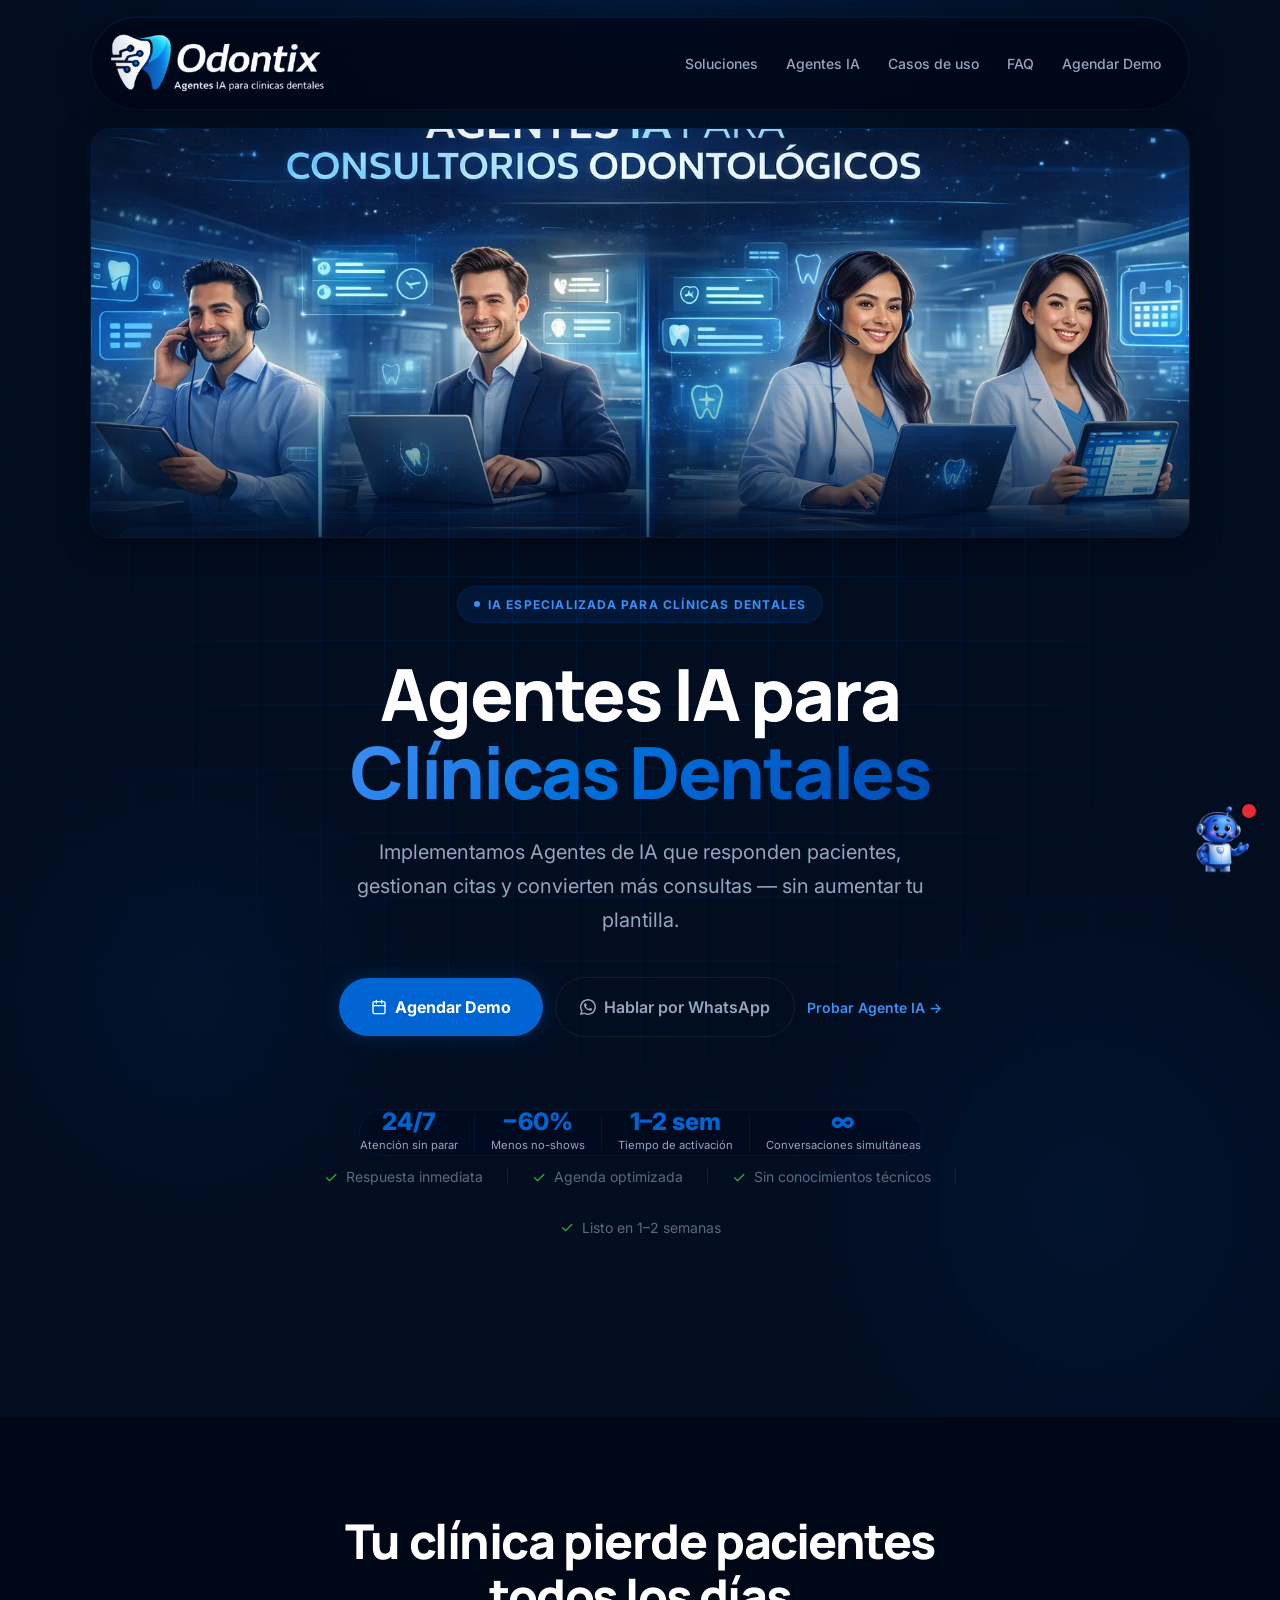
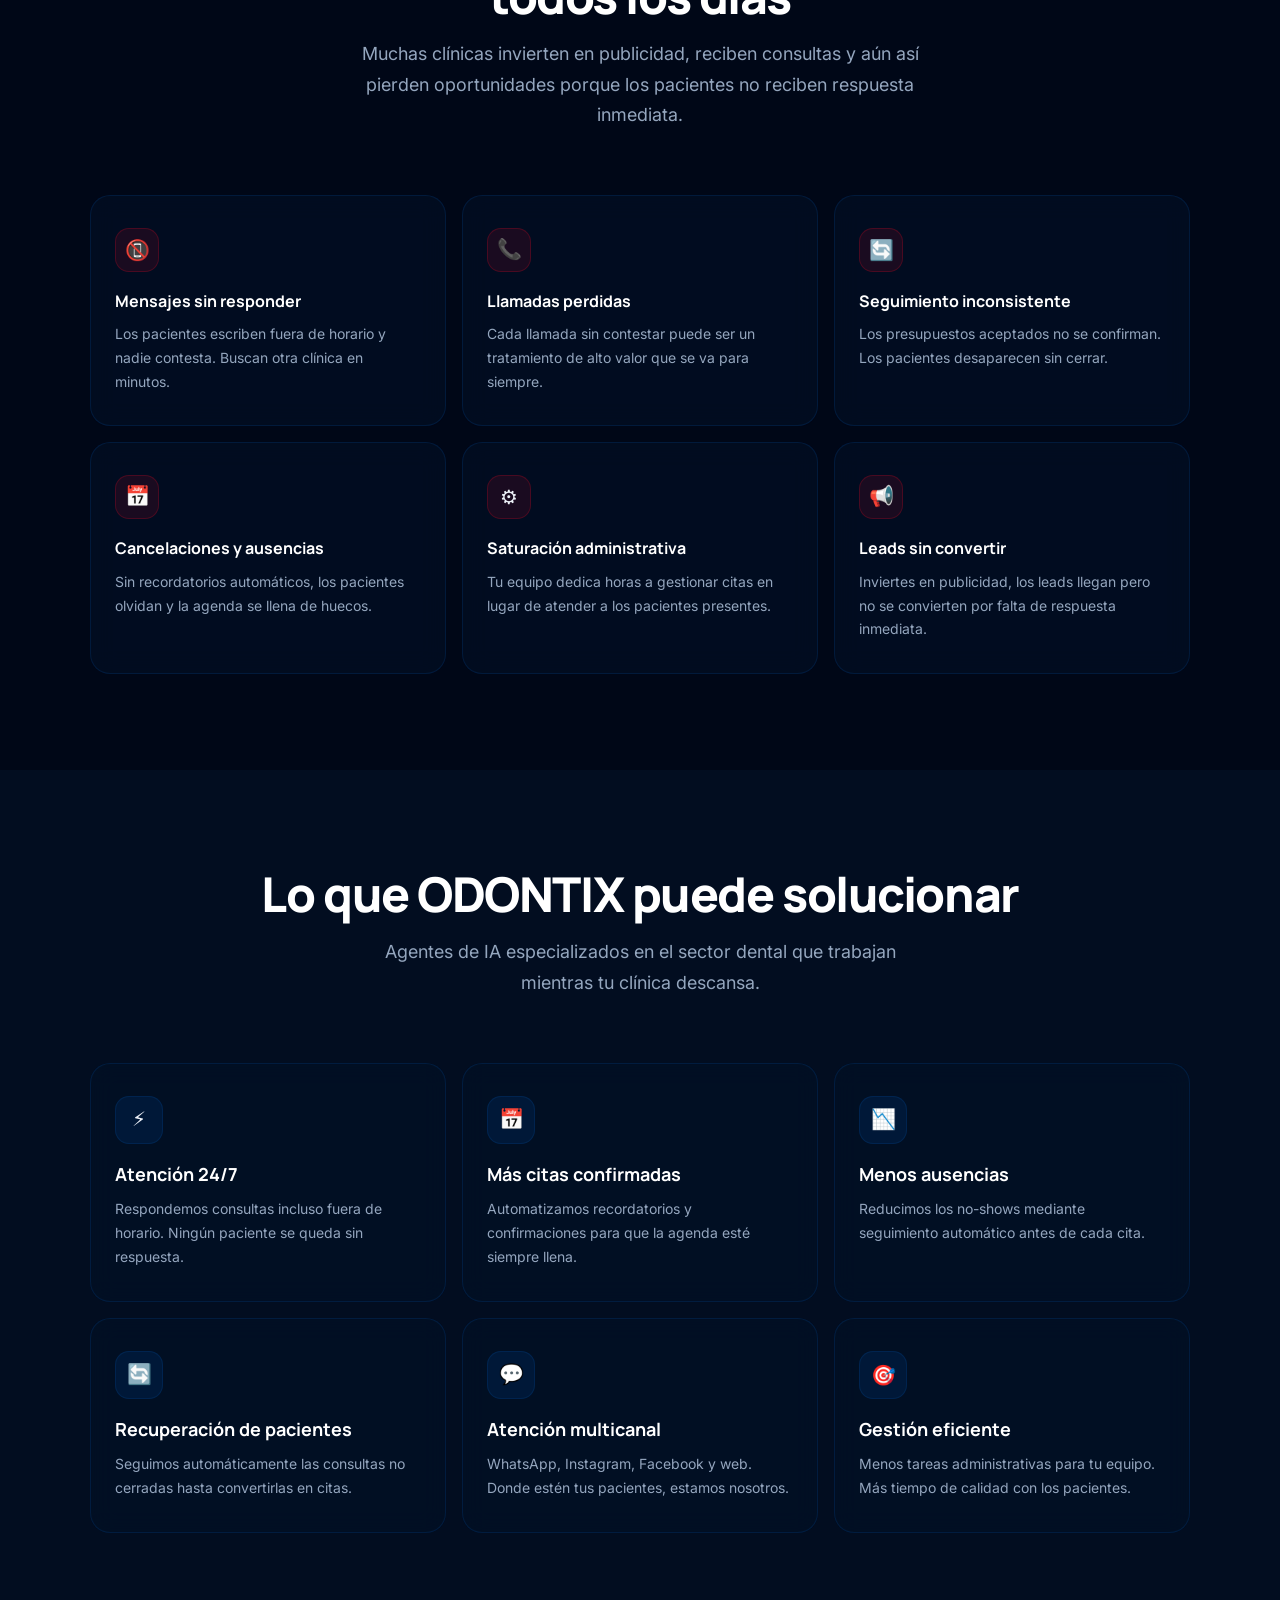
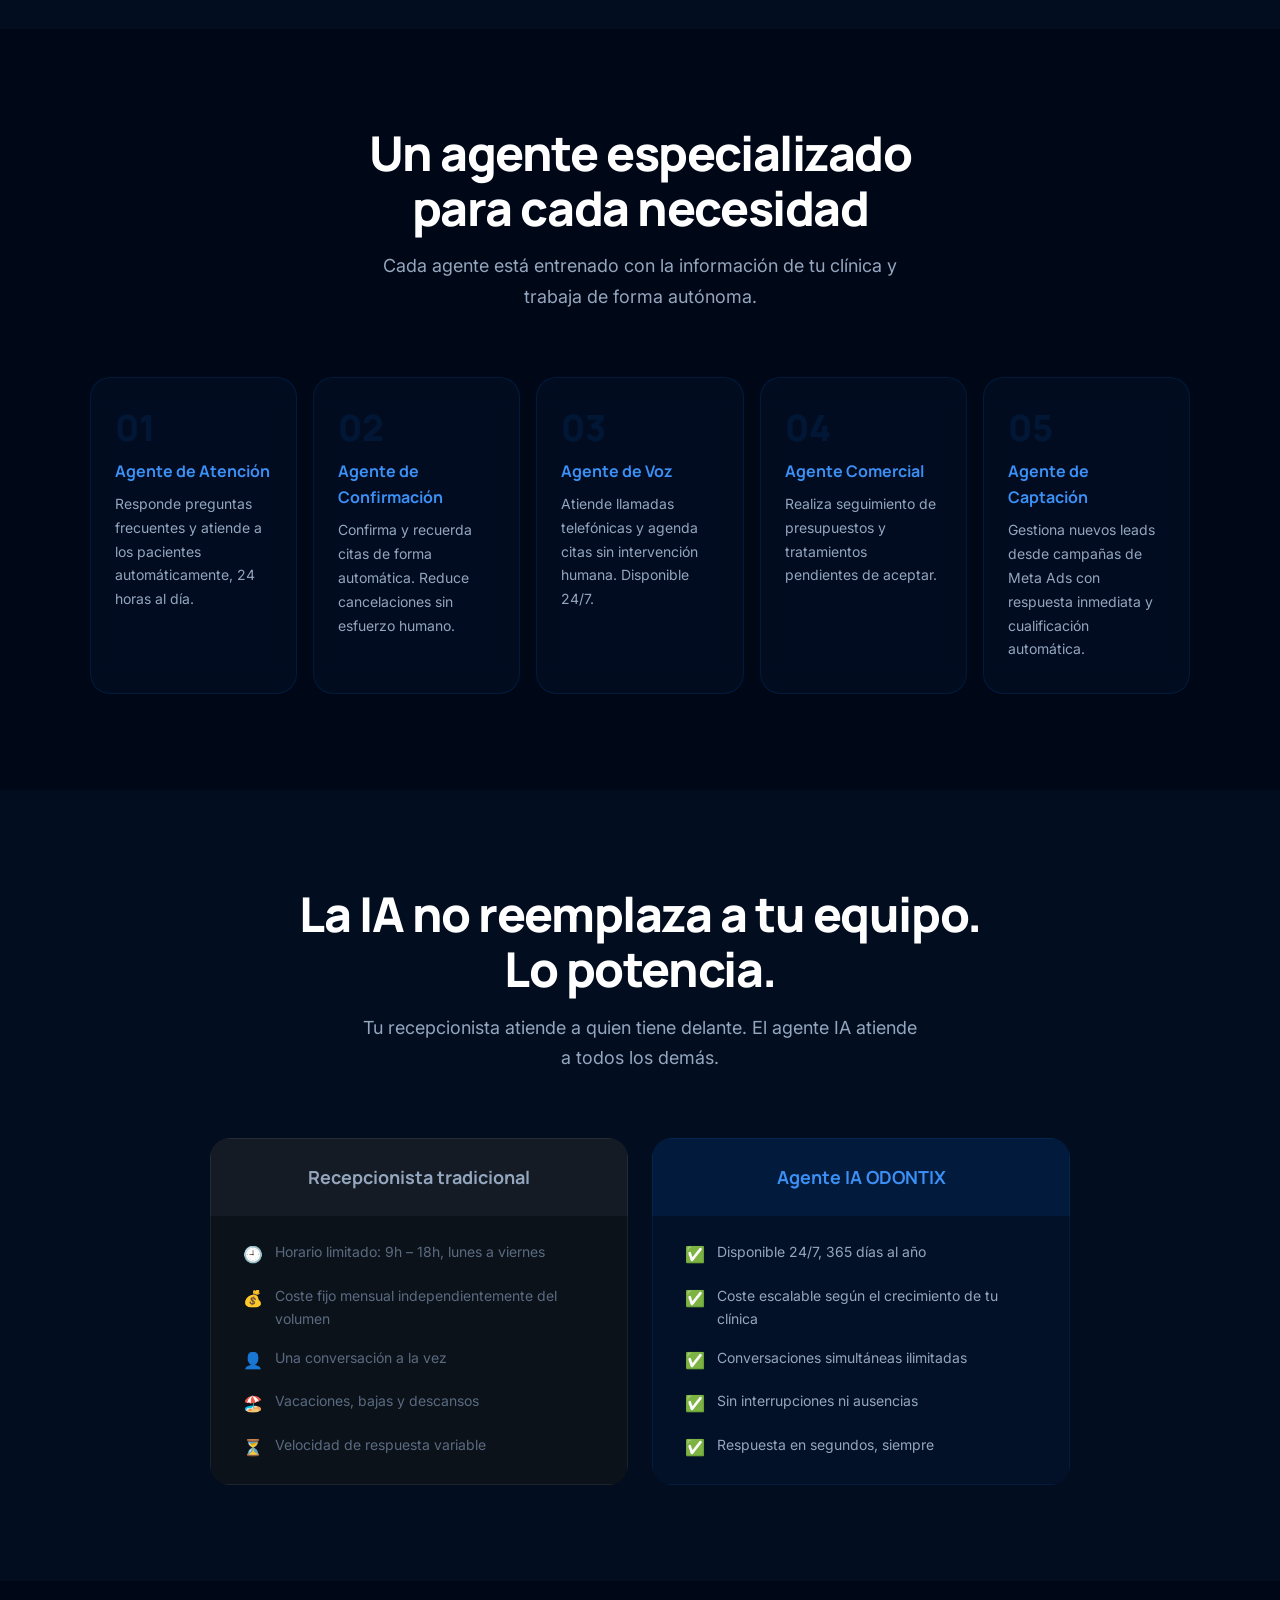
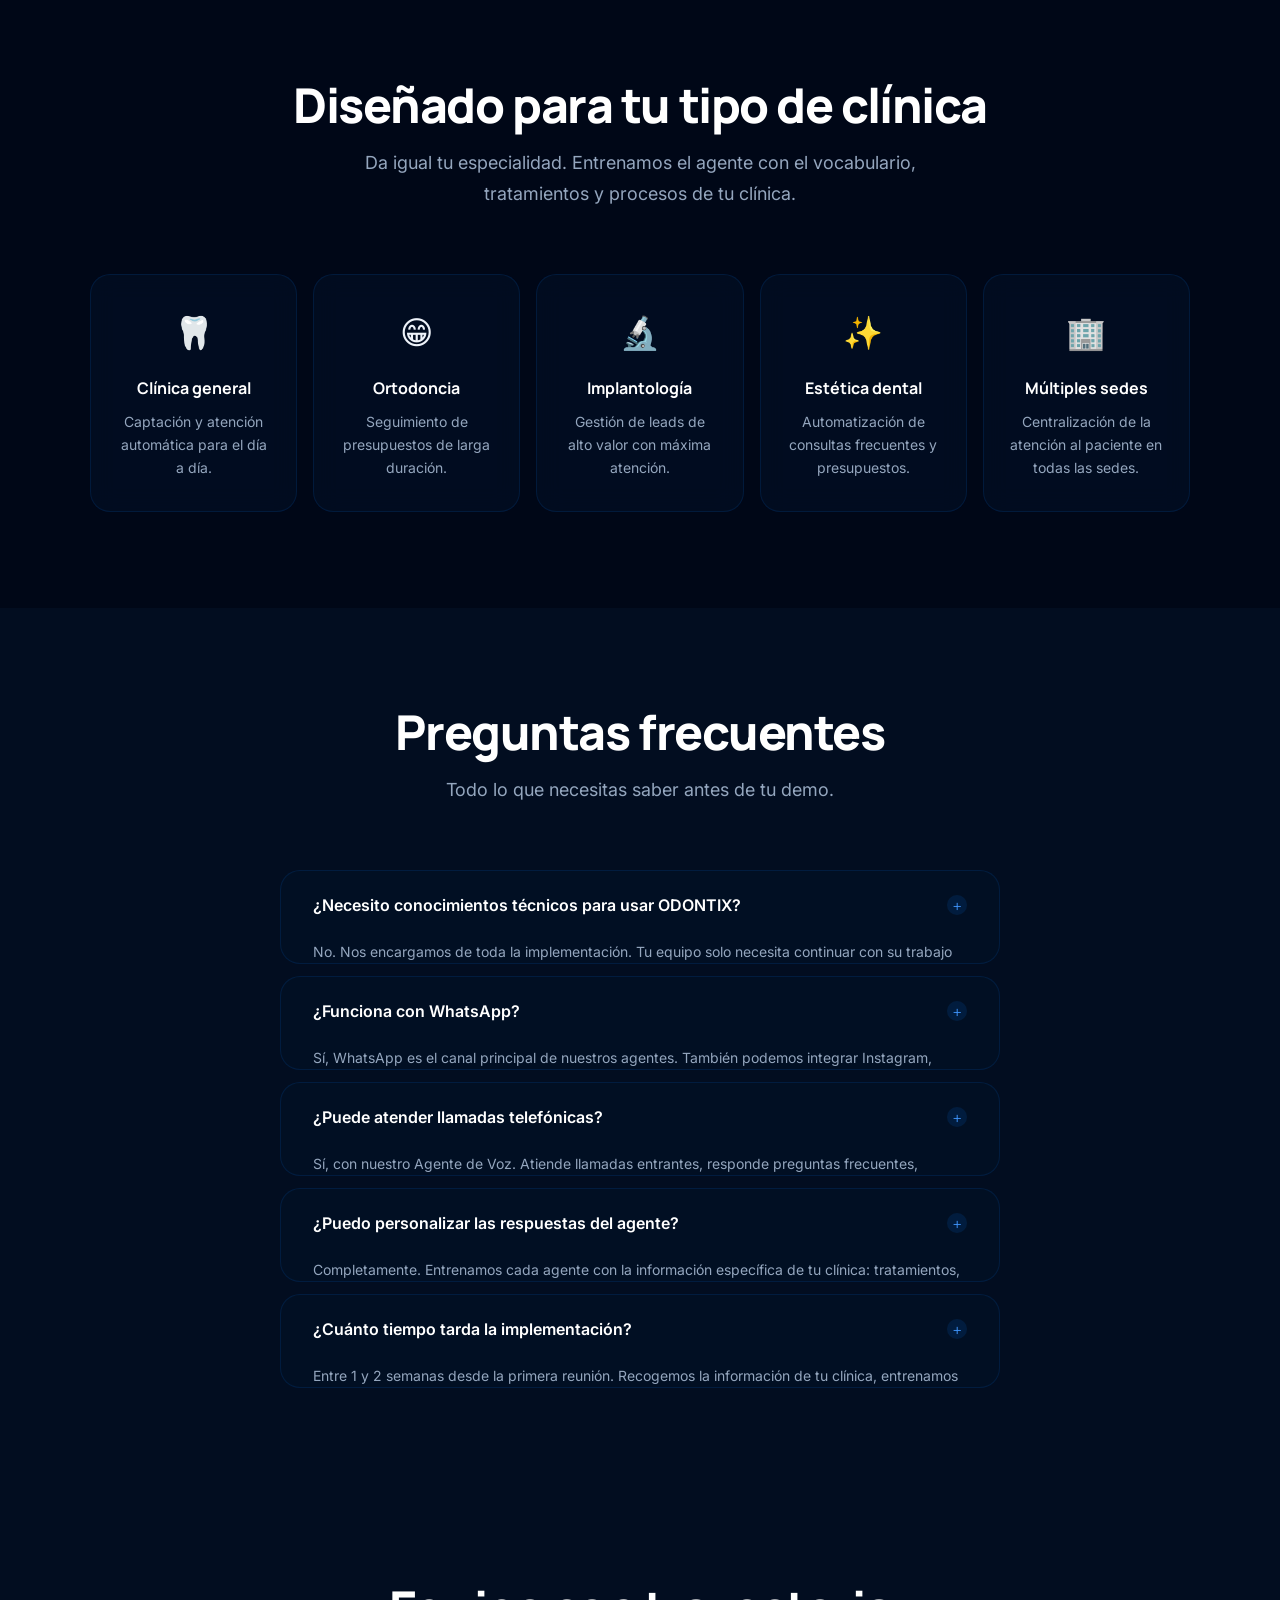
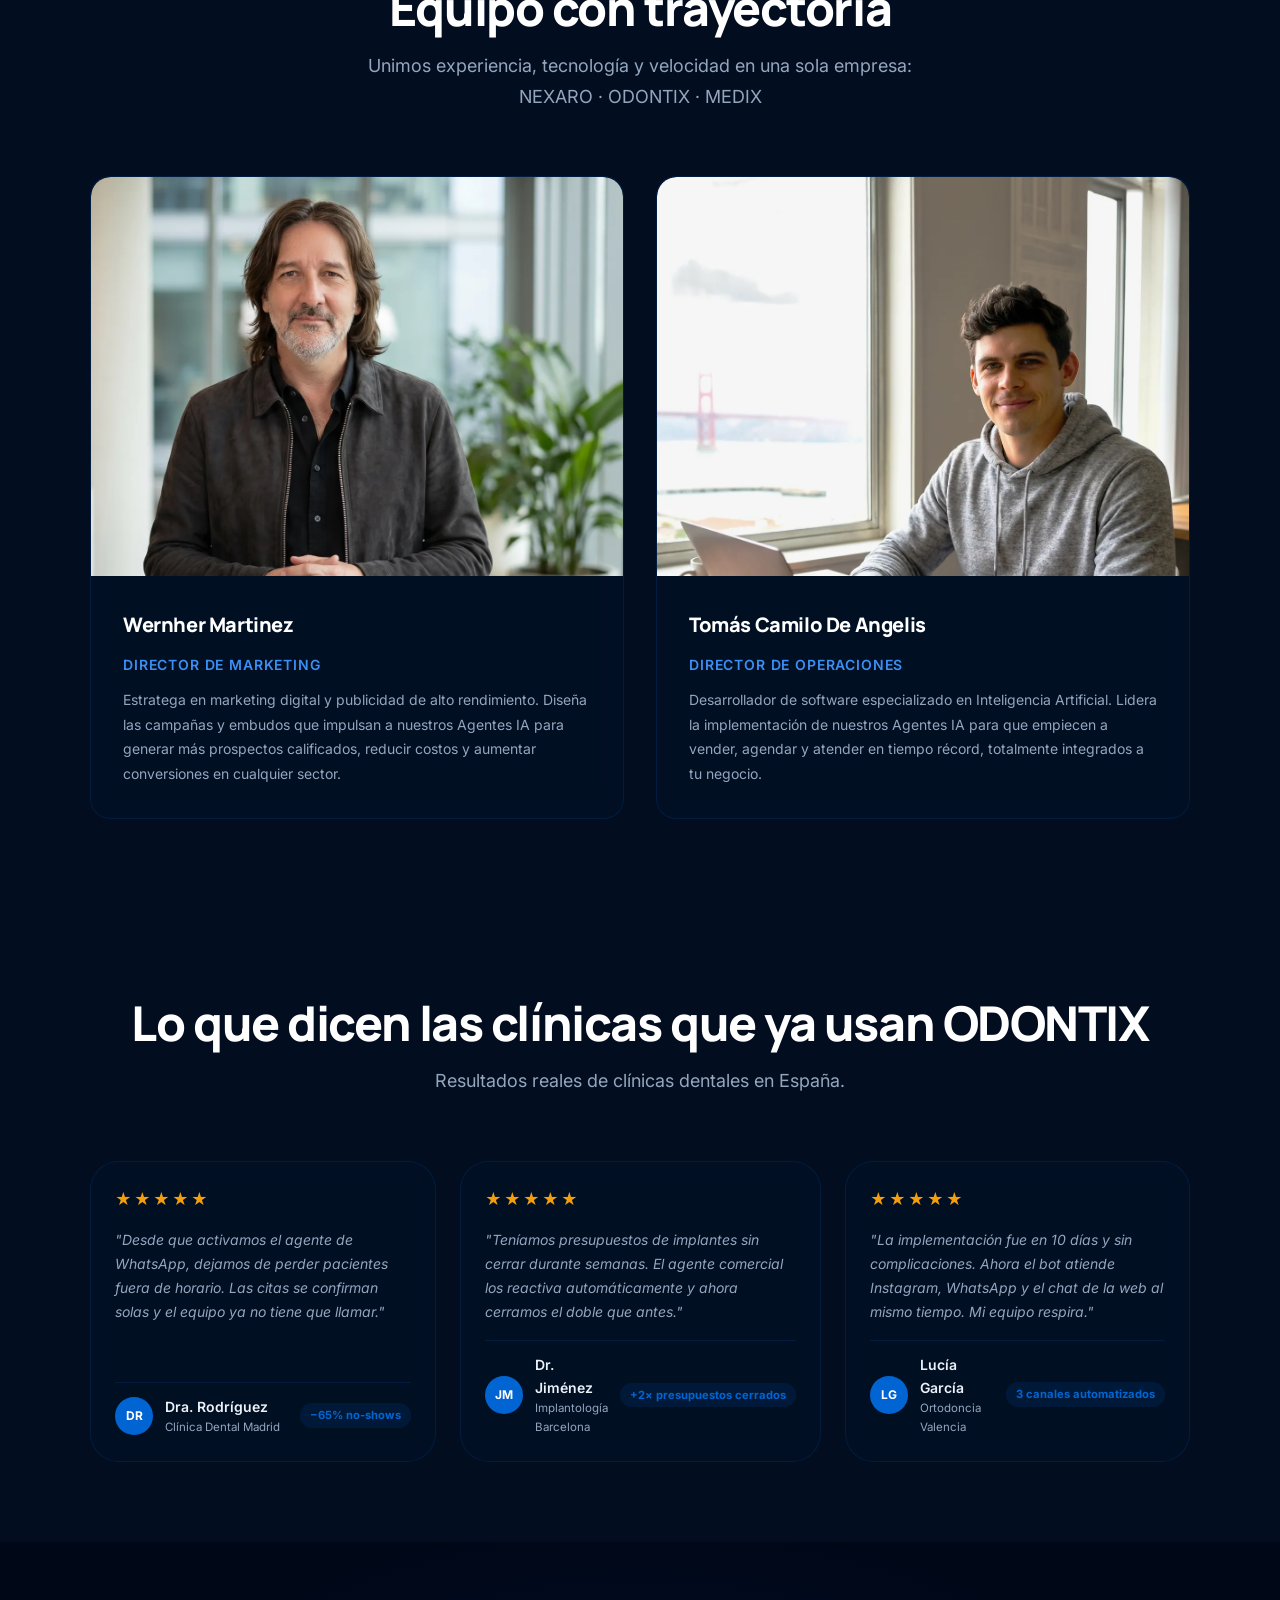
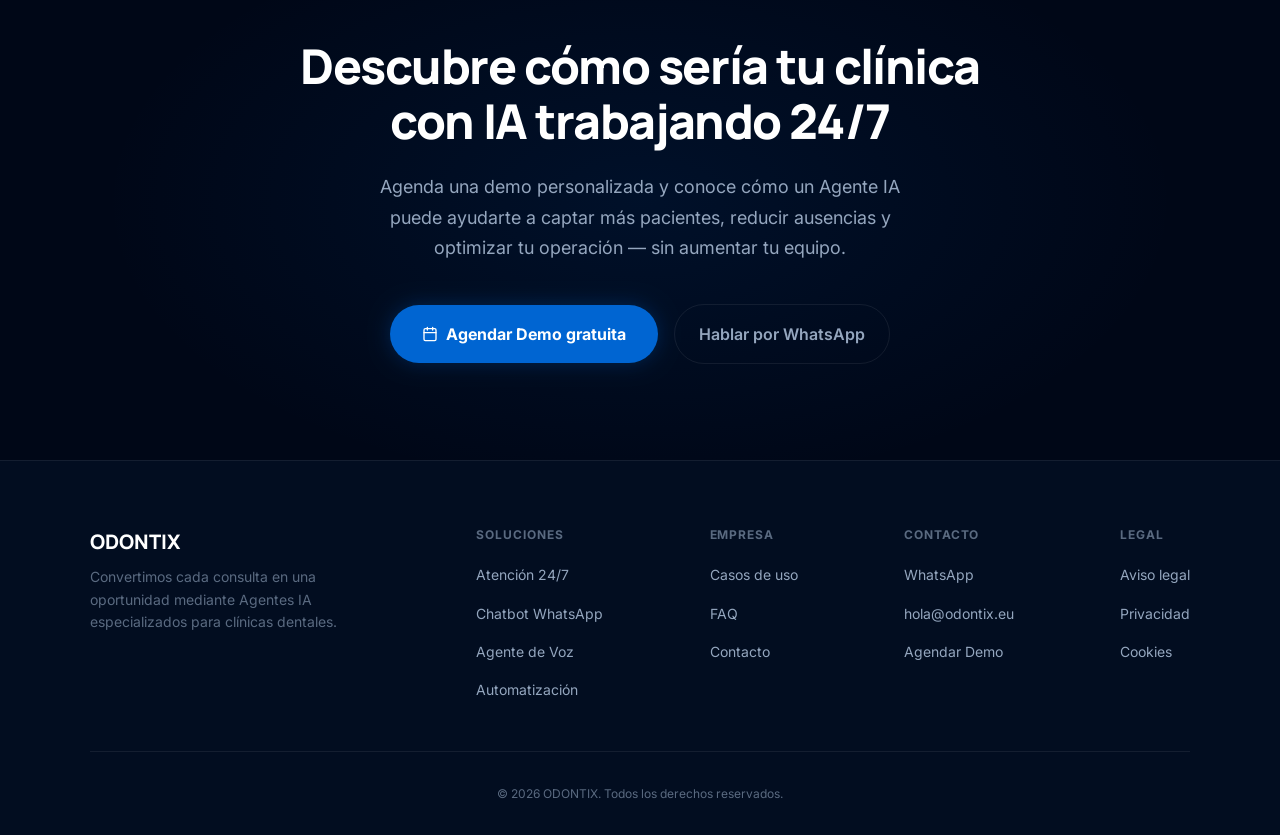
<file: index.html>
<!DOCTYPE html>
<html lang="es">
<head>
  <meta charset="UTF-8" />
  <meta name="viewport" content="width=device-width, initial-scale=1.0" />
  <title>Agentes IA para Clínicas Dentales | ODONTIX España</title>
  <meta name="description" content="Agentes de IA para clínicas dentales: responden pacientes, gestionan citas, reducen no-shows y convierten más consultas — sin aumentar tu plantilla." />
  <!-- Google Analytics GA4 -->
  <script async src="https://www.googletagmanager.com/gtag/js?id=G-SQEDR3PP6F"></script>
  <script>
    window.dataLayer = window.dataLayer || [];
    function gtag(){dataLayer.push(arguments);}
    gtag('js', new Date());
    gtag('config', 'G-SQEDR3PP6F');
  </script>
  <meta name="google-site-verification" content="509774c3b77a69b0" />
  <link rel="canonical" href="https://odontix.eu/" />
  <link rel="icon" href="/favicon.ico" sizes="any" />
  <link rel="apple-touch-icon" href="/logo.png" />

  <!-- Open Graph -->
  <meta property="og:type" content="website" />
  <meta property="og:url" content="https://odontix.eu/" />
  <meta property="og:title" content="ODONTIX — Agentes IA para Clínicas Dentales" />
  <meta property="og:description" content="Agentes de IA especializados para clínicas dentales: atención 24/7, gestión de citas, reducción de no-shows y captación de pacientes sin aumentar tu plantilla." />
  <meta property="og:image" content="https://odontix.eu/logo.png" />
  <meta name="twitter:card" content="summary_large_image" />
  <meta name="twitter:title" content="ODONTIX — Agentes IA para Clínicas Dentales" />
  <meta name="twitter:description" content="Agentes de IA especializados para clínicas dentales: atención 24/7, gestión de citas y captación de pacientes." />

  <!-- Schema markup -->
  <script type="application/ld+json">
  {
    "@context": "https://schema.org",
    "@graph": [
      {
        "@type": "Organization",
        "name": "ODONTIX",
        "url": "https://odontix.eu",
        "logo": "https://odontix.eu/logo.png",
        "email": "hola@odontix.eu",
        "telephone": "+34682841354",
        "description": "Agentes de Inteligencia Artificial especializados para clínicas dentales. Automatización de atención al paciente, gestión de citas y captación de leads.",
        "sameAs": []
      },
      {
        "@type": "Service",
        "name": "Agentes IA para Clínicas Dentales",
        "provider": { "@type": "Organization", "name": "ODONTIX" },
        "description": "Implementación de Agentes de IA para clínicas dentales: atención 24/7 por WhatsApp, gestión de citas, reducción de cancelaciones y captación de pacientes.",
        "areaServed": { "@type": "Place", "name": "España" },
        "serviceType": "Automatización con Inteligencia Artificial"
      },
      {
        "@type": "FAQPage",
        "mainEntity": [
          {
            "@type": "Question",
            "name": "¿Necesito conocimientos técnicos para usar ODONTIX?",
            "acceptedAnswer": { "@type": "Answer", "text": "No. Nos encargamos de toda la implementación. Tu equipo solo necesita continuar con su trabajo habitual. El agente funciona de forma autónoma desde el primer día." }
          },
          {
            "@type": "Question",
            "name": "¿Funciona con WhatsApp?",
            "acceptedAnswer": { "@type": "Answer", "text": "Sí, WhatsApp es el canal principal de nuestros agentes. También podemos integrar Instagram, Facebook Messenger y el chat de tu web." }
          },
          {
            "@type": "Question",
            "name": "¿Puede atender llamadas telefónicas?",
            "acceptedAnswer": { "@type": "Answer", "text": "Sí, con nuestro Agente de Voz. Atiende llamadas entrantes, responde preguntas frecuentes, agenda citas y escala al equipo humano solo cuando es necesario." }
          },
          {
            "@type": "Question",
            "name": "¿Cuánto tiempo tarda la implementación?",
            "acceptedAnswer": { "@type": "Answer", "text": "Entre 1 y 2 semanas desde la primera reunión. Recogemos la información de tu clínica, entrenamos el agente, lo probamos contigo y lo lanzamos." }
          }
        ]
      }
    ]
  }
  </script>

  <link rel="preconnect" href="https://fonts.googleapis.com" />
  <link href="https://fonts.googleapis.com/css2?family=Manrope:wght@600;700;800&family=Inter:wght@400;500;600;700&display=swap" rel="stylesheet" />
  <link rel="stylesheet" href="styles.css" />
</head>
<body>

  <!-- NAV — N5 Floating pill -->
  <nav id="nav" aria-label="Navegación principal">
    <div class="nav-pill">
      <a href="#" class="nav-logo" aria-label="ODONTIX inicio">
        <img src="logo.png" alt="ODONTIX" class="nav-logo-img" />
      </a>

      <ul class="nav-links" role="list">
        <li><a href="#soluciones">Soluciones</a></li>
        <li><a href="#agentes">Agentes IA</a></li>
        <li><a href="#casos">Casos de uso</a></li>
        <li><a href="#faq">FAQ</a></li>
        <li><a href="#cta-final" class="nav-cta">Agendar Demo</a></li>
      </ul>

      <button class="menu-toggle" id="menuToggle" aria-label="Abrir menú" aria-expanded="false">
        <span></span><span></span><span></span>
      </button>
    </div>

    <div class="mobile-menu" id="mobileMenu" role="menu">
      <a href="#soluciones">Soluciones</a>
      <a href="#agentes">Agentes IA</a>
      <a href="#casos">Casos de uso</a>
      <a href="#faq">FAQ</a>
      <a href="#cta-final" class="nav-cta">Agendar Demo</a>
    </div>
  </nav>

  <!-- HERO -->
  <section id="hero" aria-labelledby="hero-title">

    <!-- Cabecera imagen full-width -->
    <div class="hero-cover">
      <img src="paraodontix.webp" alt="ODONTIX — Agentes IA para Clínicas Dentales" class="hero-cover-img" width="1536" height="1024" />
      <div class="hero-cover-overlay" aria-hidden="true"></div>
    </div>

    <!-- Contenido con animaciones escalonadas -->
    <div class="hero-content">
      <div class="hero-badge hero-anim" style="--anim-delay:0.1s">
        <span class="badge-dot" aria-hidden="true"></span>
        IA especializada para clínicas dentales
      </div>

      <h1 id="hero-title" class="hero-title hero-anim" style="--anim-delay:0.25s">
        Agentes IA para<br>
        <span class="accent">Clínicas Dentales</span>
      </h1>

      <p class="hero-sub hero-anim" style="--anim-delay:0.4s">
        Implementamos Agentes de IA que responden pacientes, gestionan citas y convierten más consultas — sin aumentar tu plantilla.
      </p>

      <div class="hero-ctas hero-anim" style="--anim-delay:0.55s">
        <a href="#cta-final" class="btn-primary">
          <svg width="16" height="16" viewBox="0 0 24 24" fill="none" stroke="currentColor" stroke-width="2" stroke-linecap="round" stroke-linejoin="round" aria-hidden="true"><rect x="3" y="4" width="18" height="18" rx="2"/><path d="M16 2v4M8 2v4M3 10h18"/></svg>
          Agendar Demo
        </a>
        <a href="https://wa.me/34682841354" class="btn-ghost" target="_blank" rel="noopener noreferrer">
          <svg width="16" height="16" viewBox="0 0 24 24" fill="currentColor" aria-hidden="true"><path d="M17.472 14.382c-.297-.149-1.758-.867-2.03-.967-.273-.099-.471-.148-.67.15-.197.297-.767.966-.94 1.164-.173.199-.347.223-.644.075-.297-.15-1.255-.463-2.39-1.475-.883-.788-1.48-1.761-1.653-2.059-.173-.297-.018-.458.13-.606.134-.133.298-.347.446-.52.149-.174.198-.298.298-.497.099-.198.05-.371-.025-.52-.075-.149-.669-1.612-.916-2.207-.242-.579-.487-.5-.669-.51-.173-.008-.371-.01-.57-.01-.198 0-.52.074-.792.372-.272.297-1.04 1.016-1.04 2.479 0 1.462 1.065 2.875 1.213 3.074.149.198 2.096 3.2 5.077 4.487.709.306 1.262.489 1.694.625.712.227 1.36.195 1.871.118.571-.085 1.758-.719 2.006-1.413.248-.694.248-1.289.173-1.413-.074-.124-.272-.198-.57-.347z"/><path d="M12 0C5.373 0 0 5.373 0 12c0 2.127.554 4.122 1.524 5.853L0 24l6.335-1.524A11.945 11.945 0 0 0 12 24c6.627 0 12-5.373 12-12S18.627 0 12 0zm0 21.818a9.818 9.818 0 0 1-5.006-1.371l-.36-.213-3.724.895.91-3.633-.234-.373A9.818 9.818 0 1 1 12 21.818z"/></svg>
          Hablar por WhatsApp
        </a>
        <a href="#agentes" class="btn-text">
          Probar Agente IA →
        </a>
      </div>

      <div class="hero-stats hero-anim" role="list" style="--anim-delay:0.7s">
        <div class="hero-stat" role="listitem">
          <span class="hero-stat-num">24/7</span>
          <span class="hero-stat-label">Atención sin parar</span>
        </div>
        <div class="hero-stat-divider" aria-hidden="true"></div>
        <div class="hero-stat" role="listitem">
          <span class="hero-stat-num">−60%</span>
          <span class="hero-stat-label">Menos no-shows</span>
        </div>
        <div class="hero-stat-divider" aria-hidden="true"></div>
        <div class="hero-stat" role="listitem">
          <span class="hero-stat-num">1–2 sem</span>
          <span class="hero-stat-label">Tiempo de activación</span>
        </div>
        <div class="hero-stat-divider" aria-hidden="true"></div>
        <div class="hero-stat" role="listitem">
          <span class="hero-stat-num">∞</span>
          <span class="hero-stat-label">Conversaciones simultáneas</span>
        </div>
      </div>

      <div class="hero-trust hero-anim" role="list" style="--anim-delay:0.85s">
        <div class="trust-item" role="listitem">
          <span class="trust-icon" aria-hidden="true">✓</span>
          Respuesta inmediata
        </div>
        <div class="trust-divider" aria-hidden="true"></div>
        <div class="trust-item" role="listitem">
          <span class="trust-icon" aria-hidden="true">✓</span>
          Agenda optimizada
        </div>
        <div class="trust-divider" aria-hidden="true"></div>
        <div class="trust-item" role="listitem">
          <span class="trust-icon" aria-hidden="true">✓</span>
          Sin conocimientos técnicos
        </div>
        <div class="trust-divider" aria-hidden="true"></div>
        <div class="trust-item" role="listitem">
          <span class="trust-icon" aria-hidden="true">✓</span>
          Listo en 1–2 semanas
        </div>
      </div>
    </div>
  </section>

  <!-- PROBLEMA -->
  <section id="problema" aria-labelledby="problema-title">
    <div class="section-inner">
      <div class="section-header" data-aos>
        <h2 id="problema-title">Tu clínica pierde pacientes<br>todos los días</h2>
        <p>Muchas clínicas invierten en publicidad, reciben consultas y aún así pierden oportunidades porque los pacientes no reciben respuesta inmediata.</p>
      </div>

      <div class="problems-grid">
        <div class="problem-card glass-card" data-aos data-aos-delay="100">
          <div class="problem-icon" aria-hidden="true">📵</div>
          <h3>Mensajes sin responder</h3>
          <p>Los pacientes escriben fuera de horario y nadie contesta. Buscan otra clínica en minutos.</p>
        </div>
        <div class="problem-card glass-card" data-aos data-aos-delay="150">
          <div class="problem-icon" aria-hidden="true">📞</div>
          <h3>Llamadas perdidas</h3>
          <p>Cada llamada sin contestar puede ser un tratamiento de alto valor que se va para siempre.</p>
        </div>
        <div class="problem-card glass-card" data-aos data-aos-delay="200">
          <div class="problem-icon" aria-hidden="true">🔄</div>
          <h3>Seguimiento inconsistente</h3>
          <p>Los presupuestos aceptados no se confirman. Los pacientes desaparecen sin cerrar.</p>
        </div>
        <div class="problem-card glass-card" data-aos data-aos-delay="250">
          <div class="problem-icon" aria-hidden="true">📅</div>
          <h3>Cancelaciones y ausencias</h3>
          <p>Sin recordatorios automáticos, los pacientes olvidan y la agenda se llena de huecos.</p>
        </div>
        <div class="problem-card glass-card" data-aos data-aos-delay="300">
          <div class="problem-icon" aria-hidden="true">⚙️</div>
          <h3>Saturación administrativa</h3>
          <p>Tu equipo dedica horas a gestionar citas en lugar de atender a los pacientes presentes.</p>
        </div>
        <div class="problem-card glass-card" data-aos data-aos-delay="350">
          <div class="problem-icon" aria-hidden="true">📢</div>
          <h3>Leads sin convertir</h3>
          <p>Inviertes en publicidad, los leads llegan pero no se convierten por falta de respuesta inmediata.</p>
        </div>
      </div>
    </div>
  </section>

  <!-- SOLUCIONES -->
  <section id="soluciones" aria-labelledby="soluciones-title">
    <div class="section-inner">
      <div class="section-header" data-aos>
        <h2 id="soluciones-title">Lo que ODONTIX puede solucionar</h2>
        <p>Agentes de IA especializados en el sector dental que trabajan mientras tu clínica descansa.</p>
      </div>

      <div class="solutions-grid">
        <div class="solution-card glass-card" data-aos data-aos-delay="100">
          <div class="solution-icon" aria-hidden="true">⚡</div>
          <h3>Atención 24/7</h3>
          <p>Respondemos consultas incluso fuera de horario. Ningún paciente se queda sin respuesta.</p>
        </div>
        <div class="solution-card glass-card" data-aos data-aos-delay="150">
          <div class="solution-icon" aria-hidden="true">📅</div>
          <h3>Más citas confirmadas</h3>
          <p>Automatizamos recordatorios y confirmaciones para que la agenda esté siempre llena.</p>
        </div>
        <div class="solution-card glass-card" data-aos data-aos-delay="200">
          <div class="solution-icon" aria-hidden="true">📉</div>
          <h3>Menos ausencias</h3>
          <p>Reducimos los no-shows mediante seguimiento automático antes de cada cita.</p>
        </div>
        <div class="solution-card glass-card" data-aos data-aos-delay="250">
          <div class="solution-icon" aria-hidden="true">🔄</div>
          <h3>Recuperación de pacientes</h3>
          <p>Seguimos automáticamente las consultas no cerradas hasta convertirlas en citas.</p>
        </div>
        <div class="solution-card glass-card" data-aos data-aos-delay="300">
          <div class="solution-icon" aria-hidden="true">💬</div>
          <h3>Atención multicanal</h3>
          <p>WhatsApp, Instagram, Facebook y web. Donde estén tus pacientes, estamos nosotros.</p>
        </div>
        <div class="solution-card glass-card" data-aos data-aos-delay="350">
          <div class="solution-icon" aria-hidden="true">🎯</div>
          <h3>Gestión eficiente</h3>
          <p>Menos tareas administrativas para tu equipo. Más tiempo de calidad con los pacientes.</p>
        </div>
      </div>
    </div>
  </section>

  <!-- AGENTES IA -->
  <section id="agentes" aria-labelledby="agentes-title">
    <div class="section-inner">
      <div class="section-header" data-aos>
        <h2 id="agentes-title">Un agente especializado<br>para cada necesidad</h2>
        <p>Cada agente está entrenado con la información de tu clínica y trabaja de forma autónoma.</p>
      </div>

      <div class="agents-grid">
        <div class="agent-card glass-card" data-aos data-aos-delay="100">
          <div class="agent-num" aria-hidden="true">01</div>
          <h3>Agente de Atención</h3>
          <p>Responde preguntas frecuentes y atiende a los pacientes automáticamente, 24 horas al día.</p>
        </div>
        <div class="agent-card glass-card" data-aos data-aos-delay="150">
          <div class="agent-num" aria-hidden="true">02</div>
          <h3>Agente de Confirmación</h3>
          <p>Confirma y recuerda citas de forma automática. Reduce cancelaciones sin esfuerzo humano.</p>
        </div>
        <div class="agent-card glass-card" data-aos data-aos-delay="200">
          <div class="agent-num" aria-hidden="true">03</div>
          <h3>Agente de Voz</h3>
          <p>Atiende llamadas telefónicas y agenda citas sin intervención humana. Disponible 24/7.</p>
        </div>
        <div class="agent-card glass-card" data-aos data-aos-delay="250">
          <div class="agent-num" aria-hidden="true">04</div>
          <h3>Agente Comercial</h3>
          <p>Realiza seguimiento de presupuestos y tratamientos pendientes de aceptar.</p>
        </div>
        <div class="agent-card glass-card" data-aos data-aos-delay="300">
          <div class="agent-num" aria-hidden="true">05</div>
          <h3>Agente de Captación</h3>
          <p>Gestiona nuevos leads desde campañas de Meta Ads con respuesta inmediata y cualificación automática.</p>
        </div>
      </div>
    </div>
  </section>

  <!-- COMPARATIVA -->
  <section id="comparativa" aria-labelledby="comparativa-title">
    <div class="section-inner">
      <div class="section-header" data-aos>
        <h2 id="comparativa-title">La IA no reemplaza a tu equipo.<br>Lo potencia.</h2>
        <p>Tu recepcionista atiende a quien tiene delante. El agente IA atiende a todos los demás.</p>
      </div>

      <div class="comparison-wrap" data-aos>
        <div class="comp-col traditional">
          <div class="comp-header">Recepcionista tradicional</div>
          <div class="comp-body">
            <div class="comp-item">
              <span class="comp-icon" aria-hidden="true">🕘</span>
              <span>Horario limitado: 9h – 18h, lunes a viernes</span>
            </div>
            <div class="comp-item">
              <span class="comp-icon" aria-hidden="true">💰</span>
              <span>Coste fijo mensual independientemente del volumen</span>
            </div>
            <div class="comp-item">
              <span class="comp-icon" aria-hidden="true">👤</span>
              <span>Una conversación a la vez</span>
            </div>
            <div class="comp-item">
              <span class="comp-icon" aria-hidden="true">🏖️</span>
              <span>Vacaciones, bajas y descansos</span>
            </div>
            <div class="comp-item">
              <span class="comp-icon" aria-hidden="true">⏳</span>
              <span>Velocidad de respuesta variable</span>
            </div>
          </div>
        </div>

        <div class="comp-col ai">
          <div class="comp-header">Agente IA ODONTIX</div>
          <div class="comp-body">
            <div class="comp-item">
              <span class="comp-icon" aria-hidden="true">✅</span>
              <span>Disponible 24/7, 365 días al año</span>
            </div>
            <div class="comp-item">
              <span class="comp-icon" aria-hidden="true">✅</span>
              <span>Coste escalable según el crecimiento de tu clínica</span>
            </div>
            <div class="comp-item">
              <span class="comp-icon" aria-hidden="true">✅</span>
              <span>Conversaciones simultáneas ilimitadas</span>
            </div>
            <div class="comp-item">
              <span class="comp-icon" aria-hidden="true">✅</span>
              <span>Sin interrupciones ni ausencias</span>
            </div>
            <div class="comp-item">
              <span class="comp-icon" aria-hidden="true">✅</span>
              <span>Respuesta en segundos, siempre</span>
            </div>
          </div>
        </div>
      </div>
    </div>
  </section>

  <!-- CASOS DE USO -->
  <section id="casos" aria-labelledby="casos-title">
    <div class="section-inner">
      <div class="section-header" data-aos>
        <h2 id="casos-title">Diseñado para tu tipo de clínica</h2>
        <p>Da igual tu especialidad. Entrenamos el agente con el vocabulario, tratamientos y procesos de tu clínica.</p>
      </div>

      <div class="cases-grid">
        <div class="case-card glass-card" data-aos data-aos-delay="100">
          <span class="case-emoji" aria-hidden="true">🦷</span>
          <h3>Clínica general</h3>
          <p>Captación y atención automática para el día a día.</p>
        </div>
        <div class="case-card glass-card" data-aos data-aos-delay="150">
          <span class="case-emoji" aria-hidden="true">😁</span>
          <h3>Ortodoncia</h3>
          <p>Seguimiento de presupuestos de larga duración.</p>
        </div>
        <div class="case-card glass-card" data-aos data-aos-delay="200">
          <span class="case-emoji" aria-hidden="true">🔬</span>
          <h3>Implantología</h3>
          <p>Gestión de leads de alto valor con máxima atención.</p>
        </div>
        <div class="case-card glass-card" data-aos data-aos-delay="250">
          <span class="case-emoji" aria-hidden="true">✨</span>
          <h3>Estética dental</h3>
          <p>Automatización de consultas frecuentes y presupuestos.</p>
        </div>
        <div class="case-card glass-card" data-aos data-aos-delay="300">
          <span class="case-emoji" aria-hidden="true">🏢</span>
          <h3>Múltiples sedes</h3>
          <p>Centralización de la atención al paciente en todas las sedes.</p>
        </div>
      </div>
    </div>
  </section>

  <!-- FAQ -->
  <section id="faq" aria-labelledby="faq-title">
    <div class="section-inner">
      <div class="section-header" data-aos>
        <h2 id="faq-title">Preguntas frecuentes</h2>
        <p>Todo lo que necesitas saber antes de tu demo.</p>
      </div>

      <div class="faq-list" role="list">
        <div class="faq-item" role="listitem">
          <button class="faq-q" aria-expanded="false">
            ¿Necesito conocimientos técnicos para usar ODONTIX?
            <span class="faq-chevron" aria-hidden="true">+</span>
          </button>
          <div class="faq-a" role="region">
            <p>No. Nos encargamos de toda la implementación. Tu equipo solo necesita continuar con su trabajo habitual. El agente funciona de forma autónoma desde el primer día.</p>
          </div>
        </div>

        <div class="faq-item" role="listitem">
          <button class="faq-q" aria-expanded="false">
            ¿Funciona con WhatsApp?
            <span class="faq-chevron" aria-hidden="true">+</span>
          </button>
          <div class="faq-a" role="region">
            <p>Sí, WhatsApp es el canal principal de nuestros agentes. También podemos integrar Instagram, Facebook Messenger y el chat de tu web. Donde estén tus pacientes, estará el agente.</p>
          </div>
        </div>

        <div class="faq-item" role="listitem">
          <button class="faq-q" aria-expanded="false">
            ¿Puede atender llamadas telefónicas?
            <span class="faq-chevron" aria-hidden="true">+</span>
          </button>
          <div class="faq-a" role="region">
            <p>Sí, con nuestro Agente de Voz. Atiende llamadas entrantes, responde preguntas frecuentes, agenda citas y escala al equipo humano solo cuando es necesario.</p>
          </div>
        </div>

        <div class="faq-item" role="listitem">
          <button class="faq-q" aria-expanded="false">
            ¿Puedo personalizar las respuestas del agente?
            <span class="faq-chevron" aria-hidden="true">+</span>
          </button>
          <div class="faq-a" role="region">
            <p>Completamente. Entrenamos cada agente con la información específica de tu clínica: tratamientos, precios, horarios, equipo, protocolo de atención y tono de comunicación.</p>
          </div>
        </div>

        <div class="faq-item" role="listitem">
          <button class="faq-q" aria-expanded="false">
            ¿Cuánto tiempo tarda la implementación?
            <span class="faq-chevron" aria-hidden="true">+</span>
          </button>
          <div class="faq-a" role="region">
            <p>Entre 1 y 2 semanas desde la primera reunión. Recogemos la información de tu clínica, entrenamos el agente, lo probamos contigo y lo lanzamos. Sin complicaciones técnicas de tu parte.</p>
          </div>
        </div>
      </div>
    </div>
  </section>

  <!-- EQUIPO -->
  <section id="equipo" aria-labelledby="equipo-title">
    <div class="section-inner">
      <div class="section-header" data-aos>
        <h2 id="equipo-title">Equipo con trayectoria</h2>
        <p>Unimos experiencia, tecnología y velocidad en una sola empresa: NEXARO · ODONTIX · MEDIX</p>
      </div>

      <div class="team-grid">
        <div class="team-card glass-card" data-aos data-aos-delay="100">
          <div class="team-photo-wrap">
            <img src="Wernher.webp" alt="Wernher Martinez — Director de Marketing" class="team-photo" loading="lazy" width="1200" height="1198" />
          </div>
          <div class="team-info">
            <h3 class="team-name">Wernher Martinez</h3>
            <span class="team-role">Director de Marketing</span>
            <p class="team-bio">Estratega en marketing digital y publicidad de alto rendimiento. Diseña las campañas y embudos que impulsan a nuestros Agentes IA para generar más prospectos calificados, reducir costos y aumentar conversiones en cualquier sector.</p>
          </div>
        </div>

        <div class="team-card glass-card" data-aos data-aos-delay="200">
          <div class="team-photo-wrap">
            <img src="Tomas.webp" alt="Tomás Camilo De Angelis — Director de Operaciones" class="team-photo" loading="lazy" width="1177" height="1200" />
          </div>
          <div class="team-info">
            <h3 class="team-name">Tomás Camilo De Angelis</h3>
            <span class="team-role">Director de Operaciones</span>
            <p class="team-bio">Desarrollador de software especializado en Inteligencia Artificial. Lidera la implementación de nuestros Agentes IA para que empiecen a vender, agendar y atender en tiempo récord, totalmente integrados a tu negocio.</p>
          </div>
        </div>
      </div>
    </div>
  </section>

  <!-- TESTIMONIOS -->
  <section id="testimonios" aria-labelledby="testimonios-title">
    <div class="section-inner">
      <div class="section-header" data-aos>
        <h2 id="testimonios-title">Lo que dicen las clínicas que ya usan ODONTIX</h2>
        <p>Resultados reales de clínicas dentales en España.</p>
      </div>

      <div class="testimonios-grid">
        <div class="testimonio-card glass-card" data-aos data-aos-delay="100">
          <div class="testimonio-stars" aria-label="5 estrellas">★★★★★</div>
          <p class="testimonio-text">"Desde que activamos el agente de WhatsApp, dejamos de perder pacientes fuera de horario. Las citas se confirman solas y el equipo ya no tiene que llamar."</p>
          <div class="testimonio-author">
            <div class="testimonio-avatar" aria-hidden="true">DR</div>
            <div>
              <p class="testimonio-name">Dra. Rodríguez</p>
              <p class="testimonio-clinic">Clínica Dental Madrid</p>
            </div>
            <div class="testimonio-metric">−65% no-shows</div>
          </div>
        </div>

        <div class="testimonio-card glass-card" data-aos data-aos-delay="200">
          <div class="testimonio-stars" aria-label="5 estrellas">★★★★★</div>
          <p class="testimonio-text">"Teníamos presupuestos de implantes sin cerrar durante semanas. El agente comercial los reactiva automáticamente y ahora cerramos el doble que antes."</p>
          <div class="testimonio-author">
            <div class="testimonio-avatar" aria-hidden="true">JM</div>
            <div>
              <p class="testimonio-name">Dr. Jiménez</p>
              <p class="testimonio-clinic">Implantología Barcelona</p>
            </div>
            <div class="testimonio-metric">+2× presupuestos cerrados</div>
          </div>
        </div>

        <div class="testimonio-card glass-card" data-aos data-aos-delay="300">
          <div class="testimonio-stars" aria-label="5 estrellas">★★★★★</div>
          <p class="testimonio-text">"La implementación fue en 10 días y sin complicaciones. Ahora el bot atiende Instagram, WhatsApp y el chat de la web al mismo tiempo. Mi equipo respira."</p>
          <div class="testimonio-author">
            <div class="testimonio-avatar" aria-hidden="true">LG</div>
            <div>
              <p class="testimonio-name">Lucía García</p>
              <p class="testimonio-clinic">Ortodoncia Valencia</p>
            </div>
            <div class="testimonio-metric">3 canales automatizados</div>
          </div>
        </div>
      </div>
    </div>
  </section>

  <!-- CTA FINAL — Ft5 Statement -->
  <section id="cta-final" aria-labelledby="cta-final-title">
    <div class="section-inner">
      <div class="cta-final-inner" data-aos>
        <h2 id="cta-final-title">Descubre cómo sería tu clínica con IA trabajando 24/7</h2>
        <p>Agenda una demo personalizada y conoce cómo un Agente IA puede ayudarte a captar más pacientes, reducir ausencias y optimizar tu operación — sin aumentar tu equipo.</p>
        <div class="cta-final-btns">
          <a href="https://calendly.com/wernher-martinez/30min" target="_blank" rel="noopener noreferrer" class="btn-primary">
            <svg width="16" height="16" viewBox="0 0 24 24" fill="none" stroke="currentColor" stroke-width="2" stroke-linecap="round" stroke-linejoin="round" aria-hidden="true"><rect x="3" y="4" width="18" height="18" rx="2"/><path d="M16 2v4M8 2v4M3 10h18"/></svg>
            Agendar Demo gratuita
          </a>
          <a href="https://wa.me/34682841354" target="_blank" rel="noopener noreferrer" class="btn-ghost">
            Hablar por WhatsApp
          </a>
        </div>
      </div>
    </div>
  </section>

  <!-- FOOTER — Ft5 Statement -->
  <footer>
    <div class="footer-inner">
      <div class="footer-top">
        <div class="footer-brand">
          <h3>ODONTIX</h3>
          <p>Convertimos cada consulta en una oportunidad mediante Agentes IA especializados para clínicas dentales.</p>
        </div>

        <div class="footer-links-col">
          <h4>Soluciones</h4>
          <ul>
            <li><a href="#soluciones">Atención 24/7</a></li>
            <li><a href="/chatbot-dental-whatsapp.html">Chatbot WhatsApp</a></li>
            <li><a href="/agente-de-voz-dental.html">Agente de Voz</a></li>
            <li><a href="/automatizacion-clinica-dental.html">Automatización</a></li>
          </ul>
        </div>

        <div class="footer-links-col">
          <h4>Empresa</h4>
          <ul>
            <li><a href="#casos">Casos de uso</a></li>
            <li><a href="#faq">FAQ</a></li>
            <li><a href="#cta-final">Contacto</a></li>
          </ul>
        </div>

        <div class="footer-links-col">
          <h4>Contacto</h4>
          <ul>
            <li><a href="https://wa.me/34682841354" target="_blank" rel="noopener noreferrer">WhatsApp</a></li>
            <li><a href="mailto:hola@odontix.eu">hola@odontix.eu</a></li>
            <li><a href="#cta-final">Agendar Demo</a></li>
          </ul>
        </div>

        <div class="footer-links-col">
          <h4>Legal</h4>
          <ul>
            <li><a href="/aviso-legal.html">Aviso legal</a></li>
            <li><a href="/politica-de-privacidad.html">Privacidad</a></li>
            <li><a href="/politica-de-cookies.html">Cookies</a></li>
          </ul>
        </div>
      </div>

      <div class="footer-bottom">
        <p>© 2026 ODONTIX. Todos los derechos reservados.</p>
      </div>
    </div>
  </footer>


  <!-- ══ ODONTIX CHAT BOT ══ -->
  <div id="chatbot" aria-live="polite" aria-label="Chat con ODONTIX IA">

    <!-- Burbuja toggle -->
    <button id="chatToggle" class="chat-toggle" aria-label="Abrir chat" aria-expanded="false">
      <!-- Icono chat -->
      <img class="chat-icon-open" src="iconochatbot.webp" alt="" aria-hidden="true" width="160" height="160" />
      <!-- Icono cerrar -->
      <svg class="chat-icon-close" width="22" height="22" viewBox="0 0 24 24" fill="none" stroke="currentColor" stroke-width="2.5" stroke-linecap="round" aria-hidden="true"><line x1="18" y1="6" x2="6" y2="18"/><line x1="6" y1="6" x2="18" y2="18"/></svg>
      <span class="chat-badge" aria-hidden="true"></span>
    </button>

    <!-- Panel chat -->
    <div id="chatPanel" class="chat-panel" role="dialog" aria-modal="true" aria-label="Asistente ODONTIX">

      <!-- Header -->
      <div class="chat-header">
        <div class="chat-avatar" aria-hidden="true">
          <svg width="20" height="20" viewBox="0 0 24 24" fill="none" stroke="currentColor" stroke-width="2" stroke-linecap="round" stroke-linejoin="round"><path d="M12 2C6.477 2 2 6.477 2 12c0 1.89.525 3.66 1.438 5.168L2 22l4.832-1.438A9.96 9.96 0 0 0 12 22c5.523 0 10-4.477 10-10S17.523 2 12 2z"/></svg>
        </div>
        <div>
          <p class="chat-header-name">ODONTIX IA</p>
          <p class="chat-header-status"><span class="status-dot" aria-hidden="true"></span>En línea</p>
        </div>
        <button class="chat-close-btn" id="chatClose" aria-label="Cerrar chat">
          <svg width="18" height="18" viewBox="0 0 24 24" fill="none" stroke="currentColor" stroke-width="2.5" stroke-linecap="round" aria-hidden="true"><line x1="18" y1="6" x2="6" y2="18"/><line x1="6" y1="6" x2="18" y2="18"/></svg>
        </button>
      </div>

      <!-- Mensajes -->
      <div id="chatMessages" class="chat-messages" role="log" aria-label="Conversación"></div>

      <!-- Input -->
      <form id="chatForm" class="chat-input-wrap" autocomplete="off">
        <input
          id="chatInput"
          type="text"
          class="chat-input"
          placeholder="Escribe tu pregunta…"
          maxlength="500"
          aria-label="Escribe tu mensaje"
        />
        <button type="submit" class="chat-send" aria-label="Enviar mensaje">
          <svg width="18" height="18" viewBox="0 0 24 24" fill="none" stroke="currentColor" stroke-width="2" stroke-linecap="round" stroke-linejoin="round" aria-hidden="true"><line x1="22" y1="2" x2="11" y2="13"/><polygon points="22 2 15 22 11 13 2 9 22 2"/></svg>
        </button>
      </form>

    </div>
  </div>
  <!-- ══ FIN CHATBOT ══ -->

  <script src="script.js"></script>
</body>
</html>
</file>
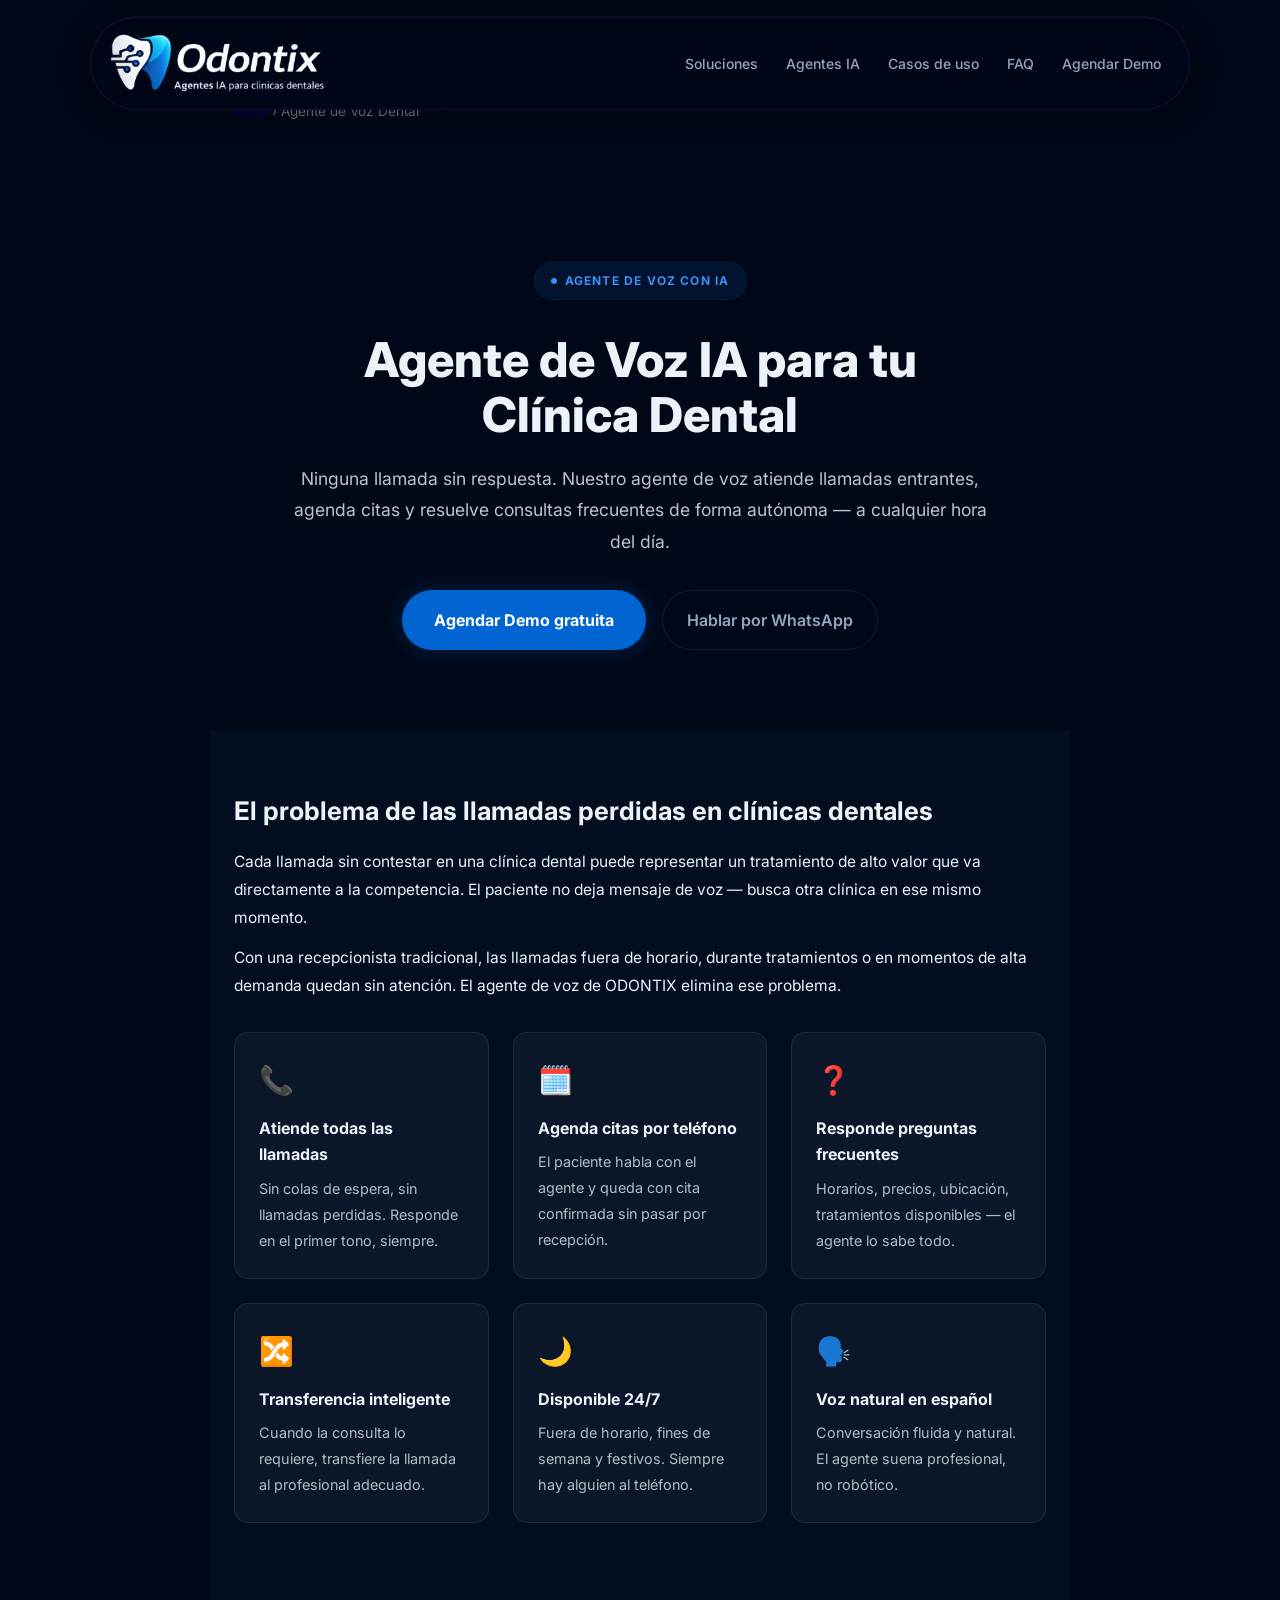
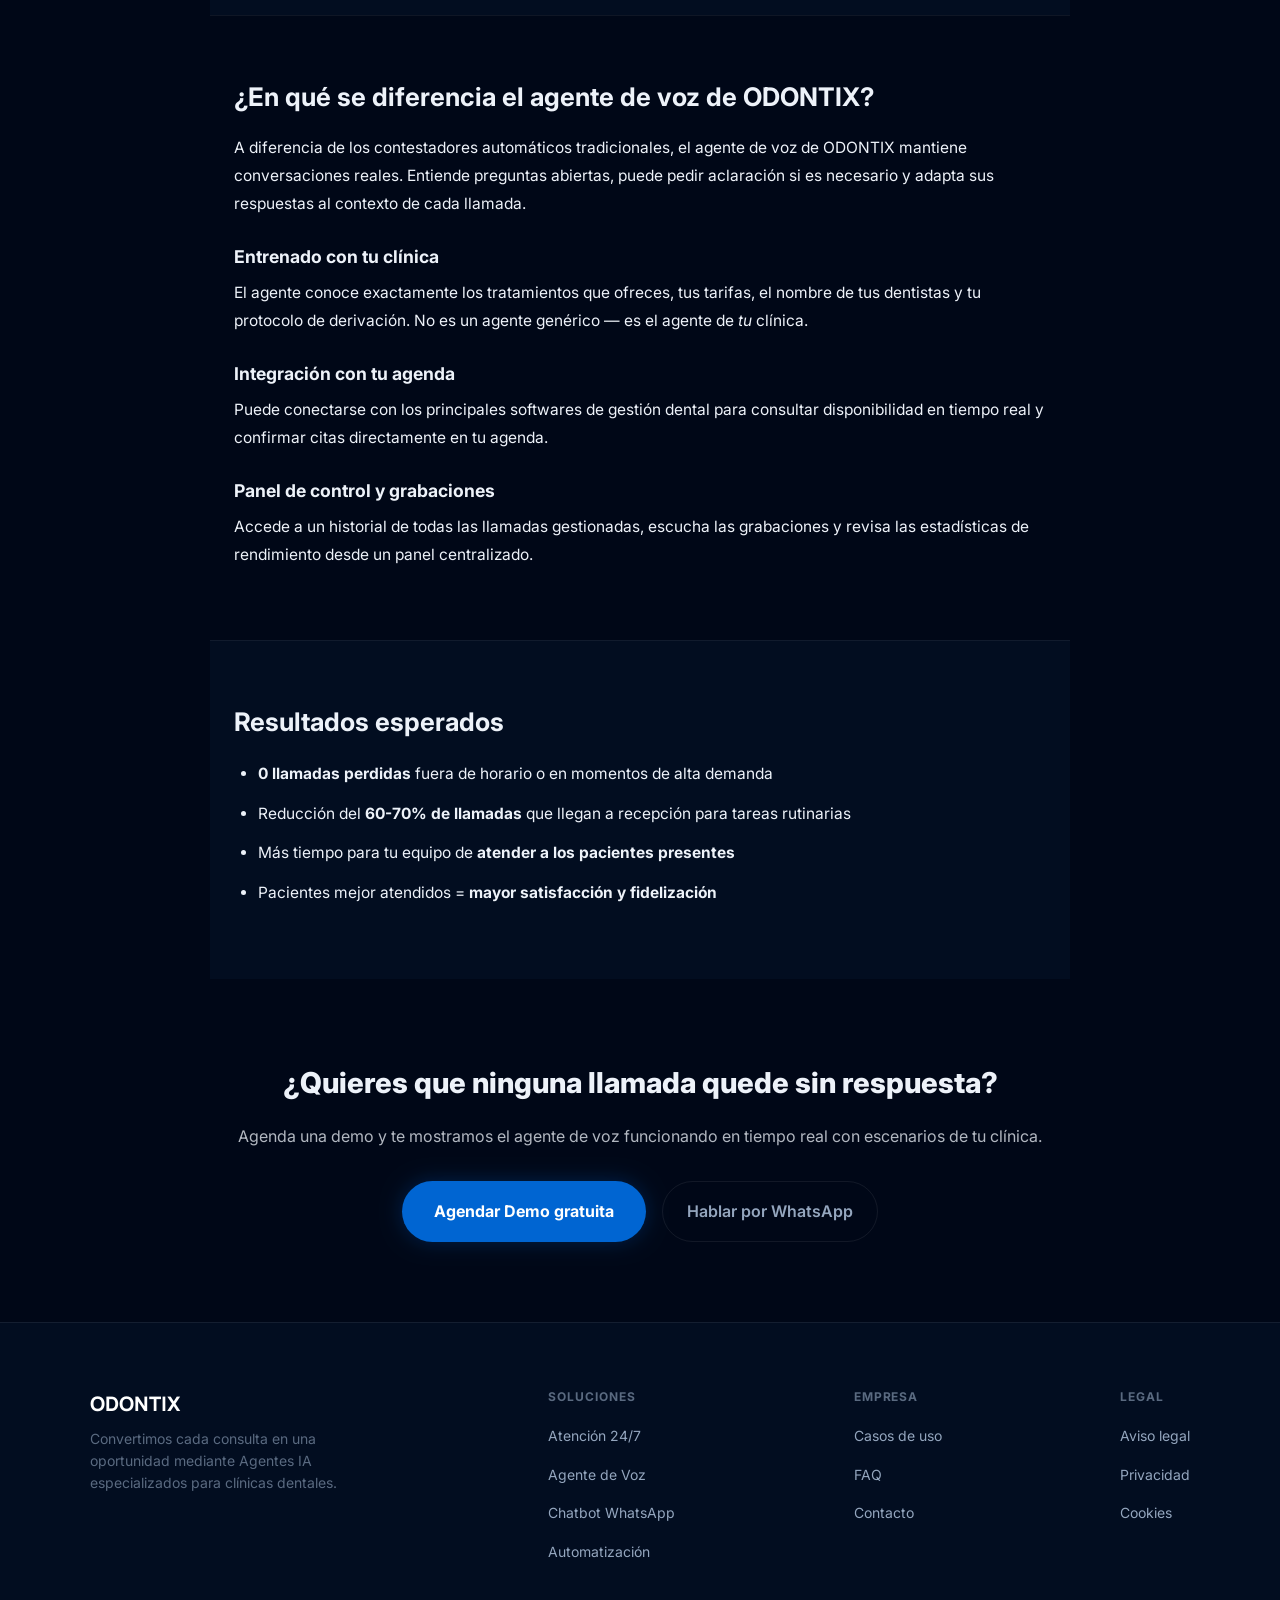
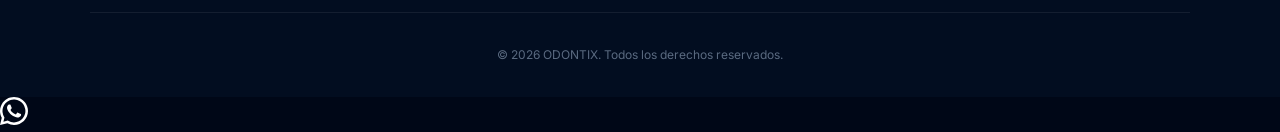
<file: agente-de-voz-dental.html>
<!DOCTYPE html>
<html lang="es">
<head>
  <meta charset="UTF-8" />
  <meta name="viewport" content="width=device-width, initial-scale=1.0" />
  <title>Agente de Voz IA para Clínicas Dentales — Llamadas 24/7 | ODONTIX</title>
  <meta name="description" content="Agente de voz con IA que atiende llamadas telefónicas en tu clínica dental, agenda citas y responde preguntas frecuentes sin intervención humana." />
  <link rel="canonical" href="https://odontix.eu/agente-de-voz-dental.html" />
  <link rel="icon" href="/favicon.ico" sizes="any" />
  <link rel="apple-touch-icon" href="/logo.png" />

  <!-- Open Graph -->
  <meta property="og:type" content="website" />
  <meta property="og:url" content="https://odontix.eu/agente-de-voz-dental.html" />
  <meta property="og:title" content="Agente de Voz IA para Clínicas Dentales | ODONTIX" />
  <meta property="og:description" content="Atiende todas las llamadas de tu clínica dental con IA. Agenda citas, responde FAQs y escala al equipo humano cuando es necesario — 24/7." />
  <meta property="og:image" content="https://odontix.eu/logo.png" />
  <meta name="twitter:card" content="summary_large_image" />
  <meta name="twitter:title" content="Agente de Voz IA para Clínicas Dentales | ODONTIX" />
  <meta name="twitter:description" content="Atiende todas las llamadas de tu clínica dental con IA. Agenda citas, responde FAQs y escala al equipo humano cuando es necesario — 24/7." />

  <!-- Schema -->
  <script type="application/ld+json">
  {
    "@context": "https://schema.org",
    "@type": "Service",
    "name": "Agente de Voz IA para Clínicas Dentales",
    "provider": { "@type": "Organization", "name": "ODONTIX", "url": "https://odontix.eu" },
    "description": "Agente de voz con Inteligencia Artificial que atiende llamadas telefónicas en clínicas dentales, agenda citas y gestiona consultas frecuentes de forma autónoma.",
    "areaServed": { "@type": "Place", "name": "España" },
    "url": "https://odontix.eu/agente-de-voz-dental.html"
  }
  </script>

  <!-- Google Analytics GA4 -->
  <script async src="https://www.googletagmanager.com/gtag/js?id=G-SQEDR3PP6F"></script>
  <script>
    window.dataLayer = window.dataLayer || [];
    function gtag(){dataLayer.push(arguments);}
    gtag('js', new Date());
    gtag('config', 'G-SQEDR3PP6F');
  </script>

  <link rel="preconnect" href="https://fonts.googleapis.com" />
  <link href="https://fonts.googleapis.com/css2?family=Manrope:wght@600;700;800&family=Inter:wght@400;500;600;700&display=swap" rel="stylesheet" />
  <link rel="stylesheet" href="styles.css" />
  <style>
    .sp-hero { padding: 140px 24px 80px; text-align: center; max-width: 760px; margin: 0 auto; }
    .sp-hero h1 { font-size: clamp(2rem, 5vw, 3rem); font-weight: 800; line-height: 1.15; margin-bottom: 1.25rem; }
    .sp-hero p { font-size: 1.1rem; line-height: 1.8; opacity: 0.8; margin-bottom: 2rem; }
    .sp-section { max-width: 860px; margin: 0 auto; padding: 60px 24px; }
    .sp-section h2 { font-size: 1.6rem; font-weight: 700; margin-bottom: 1rem; }
    .sp-section h3 { font-size: 1.1rem; font-weight: 700; margin: 1.5rem 0 0.5rem; }
    .sp-section p, .sp-section li { font-size: 0.97rem; line-height: 1.8; margin-bottom: 0.75rem; }
    .sp-section ul { padding-left: 1.5rem; }
    .sp-grid { display: grid; grid-template-columns: repeat(auto-fit, minmax(240px, 1fr)); gap: 1.5rem; margin: 2rem 0; }
    .sp-card { background: rgba(255,255,255,0.04); border: 1px solid rgba(255,255,255,0.08); border-radius: 14px; padding: 1.5rem; }
    .sp-card .icon { font-size: 1.75rem; margin-bottom: 0.75rem; }
    .sp-card h3 { margin: 0 0 0.5rem; font-size: 1rem; }
    .sp-card p { font-size: 0.9rem; opacity: 0.75; margin: 0; }
    .sp-cta { text-align: center; padding: 80px 24px; }
    .sp-cta h2 { font-size: 1.8rem; font-weight: 800; margin-bottom: 1rem; }
    .sp-cta p { opacity: 0.75; margin-bottom: 2rem; }
    .sp-btns { display: flex; gap: 1rem; justify-content: center; flex-wrap: wrap; }
    .breadcrumb { max-width: 860px; margin: 0 auto; padding: 100px 24px 0; font-size: 0.85rem; opacity: 0.5; }
    .breadcrumb a { text-decoration: none; }
    .breadcrumb a:hover { text-decoration: underline; }
  </style>
</head>
<body>

  <nav id="nav" aria-label="Navegación principal">
    <div class="nav-pill">
      <a href="/" class="nav-logo" aria-label="ODONTIX inicio">
        <img src="logo.png" alt="ODONTIX" class="nav-logo-img" />
      </a>
      <ul class="nav-links" role="list">
        <li><a href="/#soluciones">Soluciones</a></li>
        <li><a href="/#agentes">Agentes IA</a></li>
        <li><a href="/#casos">Casos de uso</a></li>
        <li><a href="/#faq">FAQ</a></li>
        <li><a href="/#cta-final" class="nav-cta">Agendar Demo</a></li>
      </ul>
      <button class="menu-toggle" id="menuToggle" aria-label="Abrir menú" aria-expanded="false">
        <span></span><span></span><span></span>
      </button>
    </div>
    <div class="mobile-menu" id="mobileMenu" role="menu">
      <a href="/#soluciones">Soluciones</a>
      <a href="/#agentes">Agentes IA</a>
      <a href="/#casos">Casos de uso</a>
      <a href="/#faq">FAQ</a>
      <a href="/#cta-final" class="nav-cta">Agendar Demo</a>
    </div>
  </nav>

  <p class="breadcrumb"><a href="/">Inicio</a> › Agente de Voz Dental</p>

  <section class="sp-hero">
    <div class="hero-badge">
      <span class="badge-dot" aria-hidden="true"></span>
      Agente de Voz con IA
    </div>
    <h1>Agente de Voz IA para tu Clínica Dental</h1>
    <p>Ninguna llamada sin respuesta. Nuestro agente de voz atiende llamadas entrantes, agenda citas y resuelve consultas frecuentes de forma autónoma — a cualquier hora del día.</p>
    <div class="sp-btns">
      <a href="https://calendly.com/wernher-martinez/30min" target="_blank" rel="noopener noreferrer" class="btn-primary">Agendar Demo gratuita</a>
      <a href="https://wa.me/34682841354" target="_blank" rel="noopener noreferrer" class="btn-ghost">Hablar por WhatsApp</a>
    </div>
  </section>

  <section class="sp-section">
    <h2>El problema de las llamadas perdidas en clínicas dentales</h2>
    <p>Cada llamada sin contestar en una clínica dental puede representar un tratamiento de alto valor que va directamente a la competencia. El paciente no deja mensaje de voz — busca otra clínica en ese mismo momento.</p>
    <p>Con una recepcionista tradicional, las llamadas fuera de horario, durante tratamientos o en momentos de alta demanda quedan sin atención. El agente de voz de ODONTIX elimina ese problema.</p>

    <div class="sp-grid">
      <div class="sp-card">
        <div class="icon">📞</div>
        <h3>Atiende todas las llamadas</h3>
        <p>Sin colas de espera, sin llamadas perdidas. Responde en el primer tono, siempre.</p>
      </div>
      <div class="sp-card">
        <div class="icon">🗓️</div>
        <h3>Agenda citas por teléfono</h3>
        <p>El paciente habla con el agente y queda con cita confirmada sin pasar por recepción.</p>
      </div>
      <div class="sp-card">
        <div class="icon">❓</div>
        <h3>Responde preguntas frecuentes</h3>
        <p>Horarios, precios, ubicación, tratamientos disponibles — el agente lo sabe todo.</p>
      </div>
      <div class="sp-card">
        <div class="icon">🔀</div>
        <h3>Transferencia inteligente</h3>
        <p>Cuando la consulta lo requiere, transfiere la llamada al profesional adecuado.</p>
      </div>
      <div class="sp-card">
        <div class="icon">🌙</div>
        <h3>Disponible 24/7</h3>
        <p>Fuera de horario, fines de semana y festivos. Siempre hay alguien al teléfono.</p>
      </div>
      <div class="sp-card">
        <div class="icon">🗣️</div>
        <h3>Voz natural en español</h3>
        <p>Conversación fluida y natural. El agente suena profesional, no robótico.</p>
      </div>
    </div>
  </section>

  <section class="sp-section" style="border-top: 1px solid rgba(255,255,255,0.06);">
    <h2>¿En qué se diferencia el agente de voz de ODONTIX?</h2>
    <p>A diferencia de los contestadores automáticos tradicionales, el agente de voz de ODONTIX mantiene conversaciones reales. Entiende preguntas abiertas, puede pedir aclaración si es necesario y adapta sus respuestas al contexto de cada llamada.</p>

    <h3>Entrenado con tu clínica</h3>
    <p>El agente conoce exactamente los tratamientos que ofreces, tus tarifas, el nombre de tus dentistas y tu protocolo de derivación. No es un agente genérico — es el agente de <em>tu</em> clínica.</p>

    <h3>Integración con tu agenda</h3>
    <p>Puede conectarse con los principales softwares de gestión dental para consultar disponibilidad en tiempo real y confirmar citas directamente en tu agenda.</p>

    <h3>Panel de control y grabaciones</h3>
    <p>Accede a un historial de todas las llamadas gestionadas, escucha las grabaciones y revisa las estadísticas de rendimiento desde un panel centralizado.</p>
  </section>

  <section class="sp-section" style="border-top: 1px solid rgba(255,255,255,0.06);">
    <h2>Resultados esperados</h2>
    <ul>
      <li><strong>0 llamadas perdidas</strong> fuera de horario o en momentos de alta demanda</li>
      <li>Reducción del <strong>60-70% de llamadas</strong> que llegan a recepción para tareas rutinarias</li>
      <li>Más tiempo para tu equipo de <strong>atender a los pacientes presentes</strong></li>
      <li>Pacientes mejor atendidos = <strong>mayor satisfacción y fidelización</strong></li>
    </ul>
  </section>

  <section class="sp-cta">
    <h2>¿Quieres que ninguna llamada quede sin respuesta?</h2>
    <p>Agenda una demo y te mostramos el agente de voz funcionando en tiempo real con escenarios de tu clínica.</p>
    <div class="sp-btns">
      <a href="https://calendly.com/wernher-martinez/30min" target="_blank" rel="noopener noreferrer" class="btn-primary">Agendar Demo gratuita</a>
      <a href="https://wa.me/34682841354" target="_blank" rel="noopener noreferrer" class="btn-ghost">Hablar por WhatsApp</a>
    </div>
  </section>

  <footer>
    <div class="footer-inner">
      <div class="footer-top">
        <div class="footer-brand">
          <h3>ODONTIX</h3>
          <p>Convertimos cada consulta en una oportunidad mediante Agentes IA especializados para clínicas dentales.</p>
        </div>
        <div class="footer-links-col">
          <h4>Soluciones</h4>
          <ul>
            <li><a href="/#soluciones">Atención 24/7</a></li>
            <li><a href="/agente-de-voz-dental.html">Agente de Voz</a></li>
            <li><a href="/chatbot-dental-whatsapp.html">Chatbot WhatsApp</a></li>
            <li><a href="/automatizacion-clinica-dental.html">Automatización</a></li>
          </ul>
        </div>
        <div class="footer-links-col">
          <h4>Empresa</h4>
          <ul>
            <li><a href="/#casos">Casos de uso</a></li>
            <li><a href="/#faq">FAQ</a></li>
            <li><a href="/#cta-final">Contacto</a></li>
          </ul>
        </div>
        <div class="footer-links-col">
          <h4>Legal</h4>
          <ul>
            <li><a href="/aviso-legal.html">Aviso legal</a></li>
            <li><a href="/politica-de-privacidad.html">Privacidad</a></li>
            <li><a href="/politica-de-cookies.html">Cookies</a></li>
          </ul>
        </div>
      </div>
      <div class="footer-bottom">
        <p>© 2026 ODONTIX. Todos los derechos reservados.</p>
      </div>
    </div>
  </footer>

  <a href="https://wa.me/34682841354" class="wa-float" target="_blank" rel="noopener noreferrer" aria-label="Contactar por WhatsApp">
    <svg width="28" height="28" viewBox="0 0 24 24" fill="white" aria-hidden="true"><path d="M17.472 14.382c-.297-.149-1.758-.867-2.03-.967-.273-.099-.471-.148-.67.15-.197.297-.767.966-.94 1.164-.173.199-.347.223-.644.075-.297-.15-1.255-.463-2.39-1.475-.883-.788-1.48-1.761-1.653-2.059-.173-.297-.018-.458.13-.606.134-.133.298-.347.446-.52.149-.174.198-.298.298-.497.099-.198.05-.371-.025-.52-.075-.149-.669-1.612-.916-2.207-.242-.579-.487-.5-.669-.51-.173-.008-.371-.01-.57-.01-.198 0-.52.074-.792.372-.272.297-1.04 1.016-1.04 2.479 0 1.462 1.065 2.875 1.213 3.074.149.198 2.096 3.2 5.077 4.487.709.306 1.262.489 1.694.625.712.227 1.36.195 1.871.118.571-.085 1.758-.719 2.006-1.413.248-.694.248-1.289.173-1.413-.074-.124-.272-.198-.57-.347z"/><path d="M12 0C5.373 0 0 5.373 0 12c0 2.127.554 4.122 1.524 5.853L0 24l6.335-1.524A11.945 11.945 0 0 0 12 24c6.627 0 12-5.373 12-12S18.627 0 12 0zm0 21.818a9.818 9.818 0 0 1-5.006-1.371l-.36-.213-3.724.895.91-3.633-.234-.373A9.818 9.818 0 1 1 12 21.818z"/></svg>
  </a>

  <script src="script.js"></script>
</body>
</html>
</file>
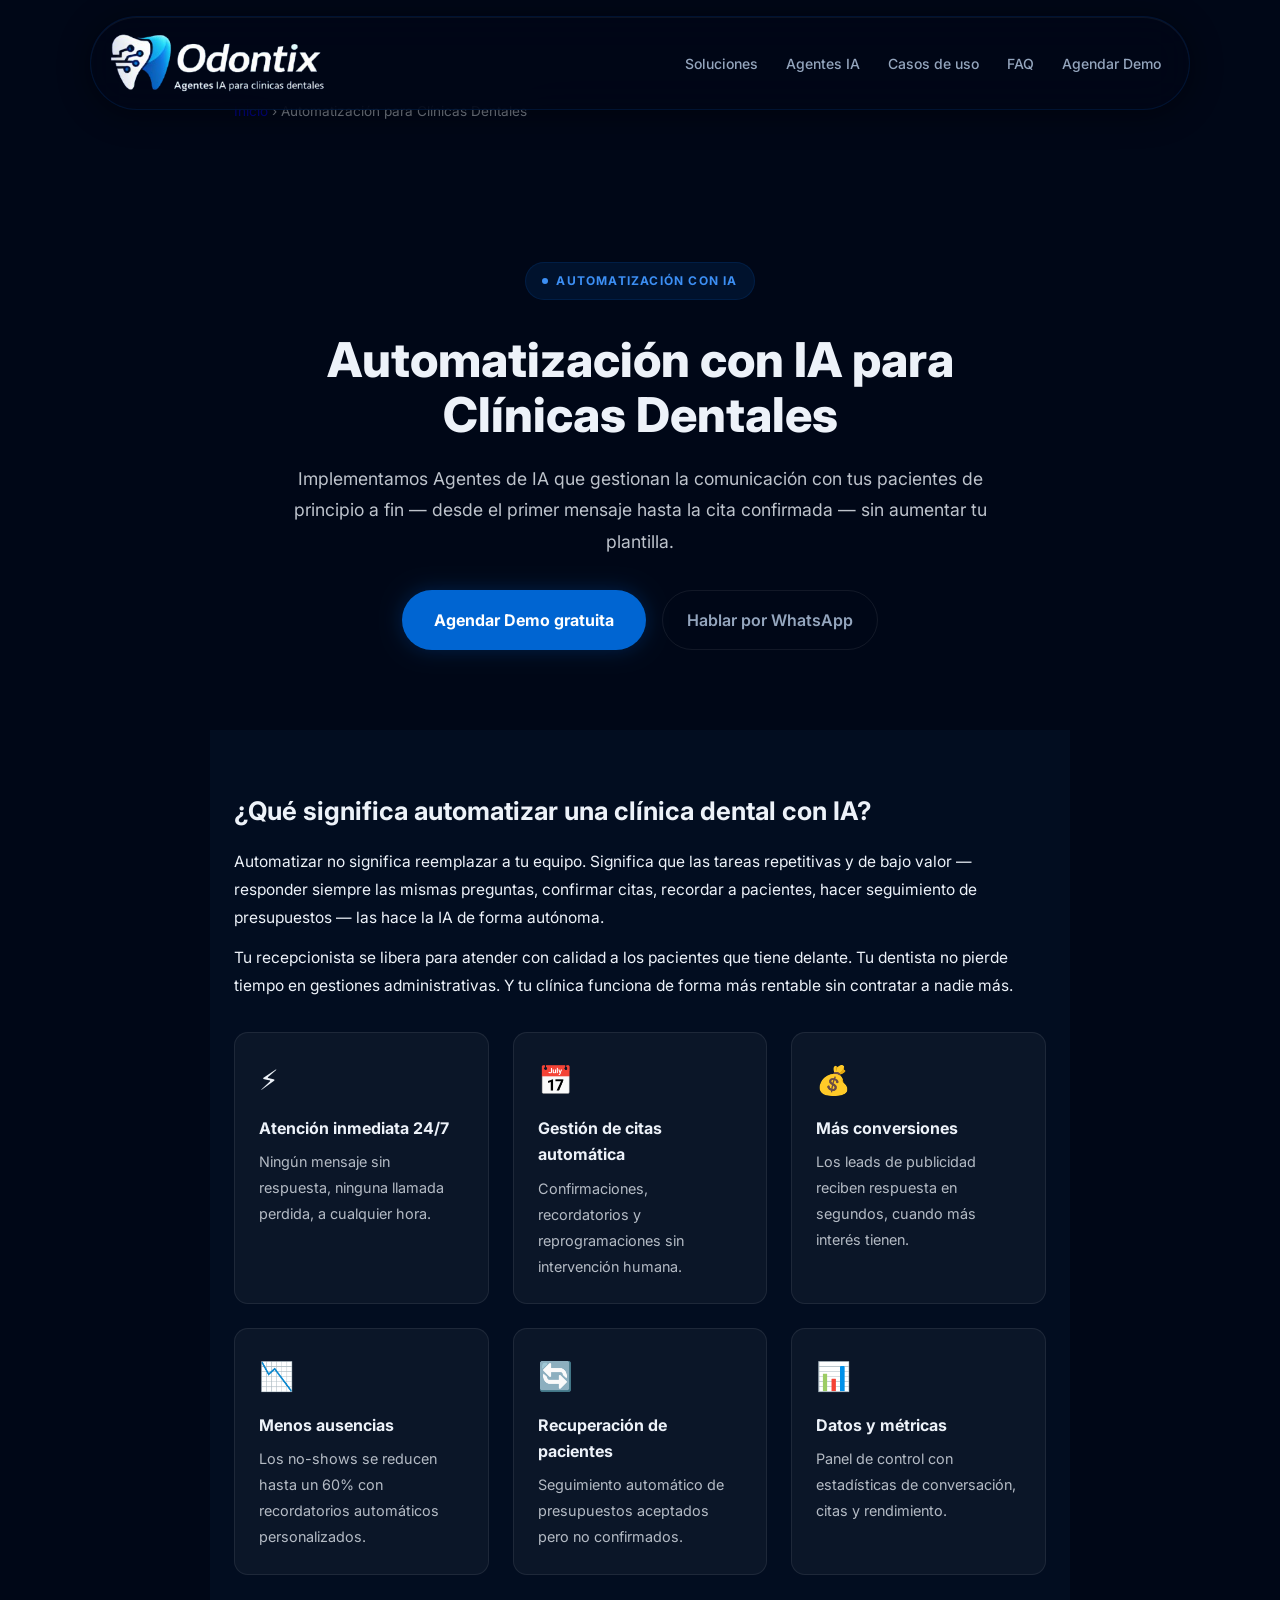
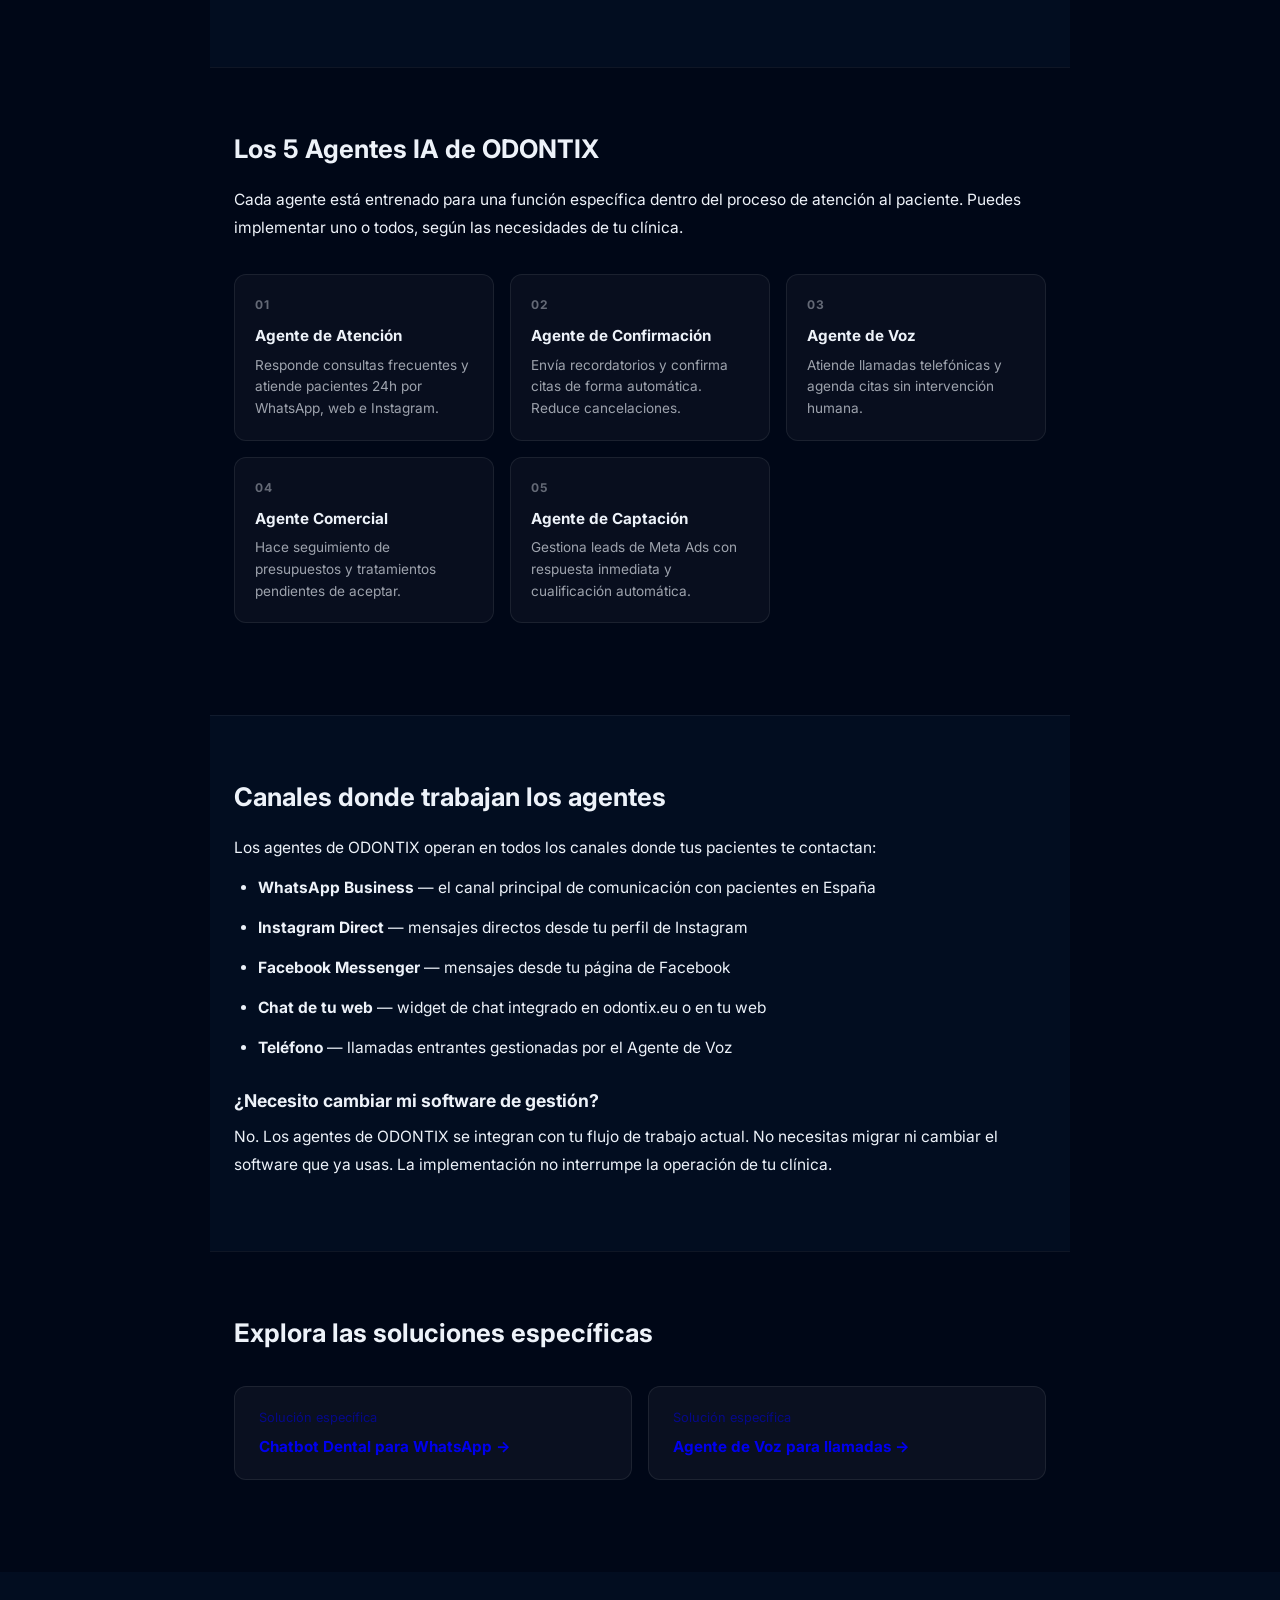
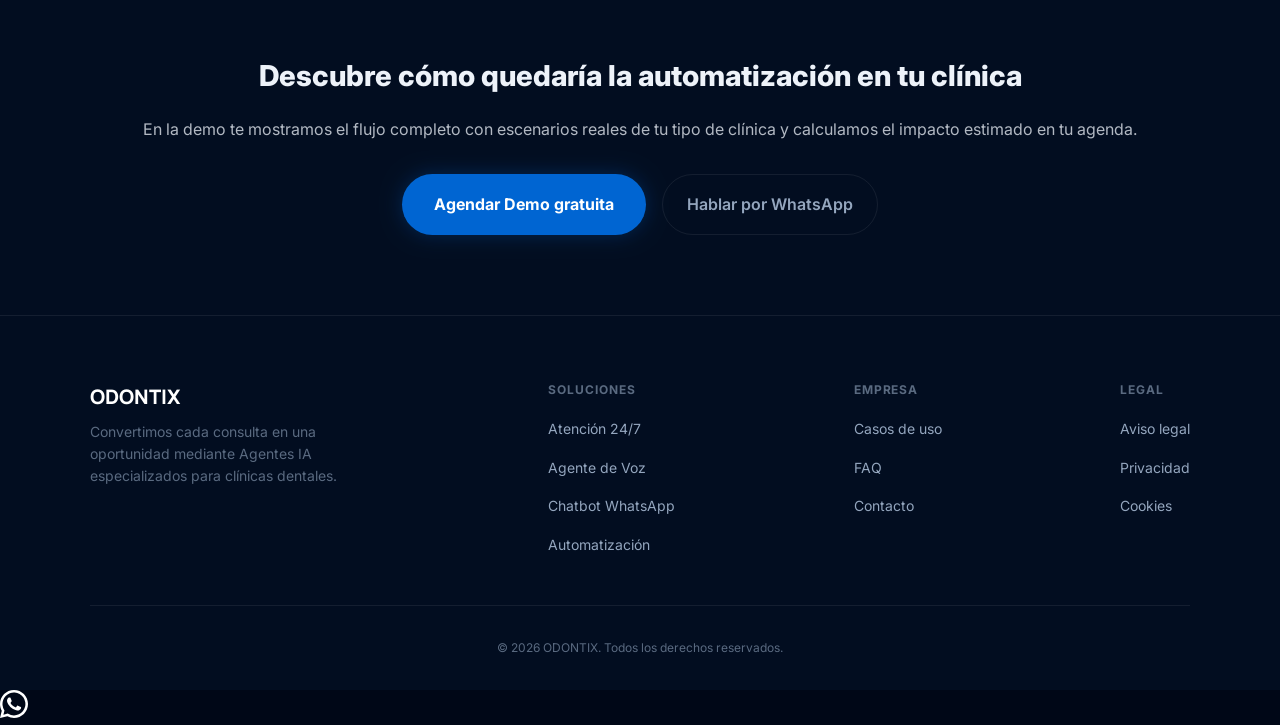
<file: automatizacion-clinica-dental.html>
<!DOCTYPE html>
<html lang="es">
<head>
  <meta charset="UTF-8" />
  <meta name="viewport" content="width=device-width, initial-scale=1.0" />
  <title>Automatización con IA para Clínicas Dentales | ODONTIX</title>
  <meta name="description" content="Automatiza la atención al paciente, la gestión de citas y la captación de leads en tu clínica dental con Agentes de IA. Sin aumentar tu plantilla." />
  <link rel="canonical" href="https://odontix.eu/automatizacion-clinica-dental.html" />
  <link rel="icon" href="/favicon.ico" sizes="any" />
  <link rel="apple-touch-icon" href="/logo.png" />

  <!-- Open Graph -->
  <meta property="og:type" content="website" />
  <meta property="og:url" content="https://odontix.eu/automatizacion-clinica-dental.html" />
  <meta property="og:title" content="Automatización con IA para Clínicas Dentales | ODONTIX" />
  <meta property="og:description" content="Implementamos Agentes IA que automatizan la atención, las citas y la captación de pacientes en clínicas dentales. Listo en 1-2 semanas." />
  <meta property="og:image" content="https://odontix.eu/logo.png" />
  <meta name="twitter:card" content="summary_large_image" />
  <meta name="twitter:title" content="Automatización con IA para Clínicas Dentales | ODONTIX" />
  <meta name="twitter:description" content="Implementamos Agentes IA que automatizan la atención, las citas y la captación de pacientes en clínicas dentales. Listo en 1-2 semanas." />

  <!-- Schema -->
  <script type="application/ld+json">
  {
    "@context": "https://schema.org",
    "@type": "Service",
    "name": "Automatización con IA para Clínicas Dentales",
    "provider": { "@type": "Organization", "name": "ODONTIX", "url": "https://odontix.eu" },
    "description": "Automatización integral de clínicas dentales mediante Agentes de IA: atención al paciente 24/7, gestión de citas, recordatorios, captación de leads y recuperación de pacientes.",
    "areaServed": { "@type": "Place", "name": "España" },
    "url": "https://odontix.eu/automatizacion-clinica-dental.html"
  }
  </script>

  <!-- Google Analytics GA4 -->
  <script async src="https://www.googletagmanager.com/gtag/js?id=G-SQEDR3PP6F"></script>
  <script>
    window.dataLayer = window.dataLayer || [];
    function gtag(){dataLayer.push(arguments);}
    gtag('js', new Date());
    gtag('config', 'G-SQEDR3PP6F');
  </script>

  <link rel="preconnect" href="https://fonts.googleapis.com" />
  <link href="https://fonts.googleapis.com/css2?family=Manrope:wght@600;700;800&family=Inter:wght@400;500;600;700&display=swap" rel="stylesheet" />
  <link rel="stylesheet" href="styles.css" />
  <style>
    .sp-hero { padding: 140px 24px 80px; text-align: center; max-width: 760px; margin: 0 auto; }
    .sp-hero h1 { font-size: clamp(2rem, 5vw, 3rem); font-weight: 800; line-height: 1.15; margin-bottom: 1.25rem; }
    .sp-hero p { font-size: 1.1rem; line-height: 1.8; opacity: 0.8; margin-bottom: 2rem; }
    .sp-section { max-width: 860px; margin: 0 auto; padding: 60px 24px; }
    .sp-section h2 { font-size: 1.6rem; font-weight: 700; margin-bottom: 1rem; }
    .sp-section h3 { font-size: 1.1rem; font-weight: 700; margin: 1.5rem 0 0.5rem; }
    .sp-section p, .sp-section li { font-size: 0.97rem; line-height: 1.8; margin-bottom: 0.75rem; }
    .sp-section ul { padding-left: 1.5rem; }
    .sp-grid { display: grid; grid-template-columns: repeat(auto-fit, minmax(240px, 1fr)); gap: 1.5rem; margin: 2rem 0; }
    .sp-card { background: rgba(255,255,255,0.04); border: 1px solid rgba(255,255,255,0.08); border-radius: 14px; padding: 1.5rem; }
    .sp-card .icon { font-size: 1.75rem; margin-bottom: 0.75rem; }
    .sp-card h3 { margin: 0 0 0.5rem; font-size: 1rem; }
    .sp-card p { font-size: 0.9rem; opacity: 0.75; margin: 0; }
    .sp-agents { display: grid; grid-template-columns: repeat(auto-fit, minmax(200px, 1fr)); gap: 1rem; margin: 2rem 0; }
    .sp-agent { background: rgba(255,255,255,0.03); border: 1px solid rgba(255,255,255,0.08); border-radius: 12px; padding: 1.25rem; }
    .sp-agent .num { font-size: 0.75rem; font-weight: 700; opacity: 0.4; letter-spacing: 0.05em; margin-bottom: 0.5rem; }
    .sp-agent h3 { font-size: 0.95rem; font-weight: 700; margin: 0 0 0.4rem; }
    .sp-agent p { font-size: 0.85rem; opacity: 0.65; margin: 0; line-height: 1.6; }
    .sp-cta { text-align: center; padding: 80px 24px; }
    .sp-cta h2 { font-size: 1.8rem; font-weight: 800; margin-bottom: 1rem; }
    .sp-cta p { opacity: 0.75; margin-bottom: 2rem; }
    .sp-btns { display: flex; gap: 1rem; justify-content: center; flex-wrap: wrap; }
    .breadcrumb { max-width: 860px; margin: 0 auto; padding: 100px 24px 0; font-size: 0.85rem; opacity: 0.5; }
    .breadcrumb a { text-decoration: none; }
    .breadcrumb a:hover { text-decoration: underline; }
    .related-links { display: grid; grid-template-columns: repeat(auto-fit, minmax(220px, 1fr)); gap: 1rem; margin: 2rem 0; }
    .related-link { display: block; background: rgba(255,255,255,0.04); border: 1px solid rgba(255,255,255,0.08); border-radius: 12px; padding: 1.25rem 1.5rem; text-decoration: none; transition: border-color 0.2s; }
    .related-link:hover { border-color: rgba(255,255,255,0.2); }
    .related-link span { display: block; font-size: 0.8rem; opacity: 0.5; margin-bottom: 0.3rem; }
    .related-link strong { font-size: 0.95rem; }
  </style>
</head>
<body>

  <nav id="nav" aria-label="Navegación principal">
    <div class="nav-pill">
      <a href="/" class="nav-logo" aria-label="ODONTIX inicio">
        <img src="logo.png" alt="ODONTIX" class="nav-logo-img" />
      </a>
      <ul class="nav-links" role="list">
        <li><a href="/#soluciones">Soluciones</a></li>
        <li><a href="/#agentes">Agentes IA</a></li>
        <li><a href="/#casos">Casos de uso</a></li>
        <li><a href="/#faq">FAQ</a></li>
        <li><a href="/#cta-final" class="nav-cta">Agendar Demo</a></li>
      </ul>
      <button class="menu-toggle" id="menuToggle" aria-label="Abrir menú" aria-expanded="false">
        <span></span><span></span><span></span>
      </button>
    </div>
    <div class="mobile-menu" id="mobileMenu" role="menu">
      <a href="/#soluciones">Soluciones</a>
      <a href="/#agentes">Agentes IA</a>
      <a href="/#casos">Casos de uso</a>
      <a href="/#faq">FAQ</a>
      <a href="/#cta-final" class="nav-cta">Agendar Demo</a>
    </div>
  </nav>

  <p class="breadcrumb"><a href="/">Inicio</a> › Automatización para Clínicas Dentales</p>

  <section class="sp-hero">
    <div class="hero-badge">
      <span class="badge-dot" aria-hidden="true"></span>
      Automatización con IA
    </div>
    <h1>Automatización con IA para Clínicas Dentales</h1>
    <p>Implementamos Agentes de IA que gestionan la comunicación con tus pacientes de principio a fin — desde el primer mensaje hasta la cita confirmada — sin aumentar tu plantilla.</p>
    <div class="sp-btns">
      <a href="https://calendly.com/wernher-martinez/30min" target="_blank" rel="noopener noreferrer" class="btn-primary">Agendar Demo gratuita</a>
      <a href="https://wa.me/34682841354" target="_blank" rel="noopener noreferrer" class="btn-ghost">Hablar por WhatsApp</a>
    </div>
  </section>

  <section class="sp-section">
    <h2>¿Qué significa automatizar una clínica dental con IA?</h2>
    <p>Automatizar no significa reemplazar a tu equipo. Significa que las tareas repetitivas y de bajo valor — responder siempre las mismas preguntas, confirmar citas, recordar a pacientes, hacer seguimiento de presupuestos — las hace la IA de forma autónoma.</p>
    <p>Tu recepcionista se libera para atender con calidad a los pacientes que tiene delante. Tu dentista no pierde tiempo en gestiones administrativas. Y tu clínica funciona de forma más rentable sin contratar a nadie más.</p>

    <div class="sp-grid">
      <div class="sp-card">
        <div class="icon">⚡</div>
        <h3>Atención inmediata 24/7</h3>
        <p>Ningún mensaje sin respuesta, ninguna llamada perdida, a cualquier hora.</p>
      </div>
      <div class="sp-card">
        <div class="icon">📅</div>
        <h3>Gestión de citas automática</h3>
        <p>Confirmaciones, recordatorios y reprogramaciones sin intervención humana.</p>
      </div>
      <div class="sp-card">
        <div class="icon">💰</div>
        <h3>Más conversiones</h3>
        <p>Los leads de publicidad reciben respuesta en segundos, cuando más interés tienen.</p>
      </div>
      <div class="sp-card">
        <div class="icon">📉</div>
        <h3>Menos ausencias</h3>
        <p>Los no-shows se reducen hasta un 60% con recordatorios automáticos personalizados.</p>
      </div>
      <div class="sp-card">
        <div class="icon">🔄</div>
        <h3>Recuperación de pacientes</h3>
        <p>Seguimiento automático de presupuestos aceptados pero no confirmados.</p>
      </div>
      <div class="sp-card">
        <div class="icon">📊</div>
        <h3>Datos y métricas</h3>
        <p>Panel de control con estadísticas de conversación, citas y rendimiento.</p>
      </div>
    </div>
  </section>

  <section class="sp-section" style="border-top: 1px solid rgba(255,255,255,0.06);">
    <h2>Los 5 Agentes IA de ODONTIX</h2>
    <p>Cada agente está entrenado para una función específica dentro del proceso de atención al paciente. Puedes implementar uno o todos, según las necesidades de tu clínica.</p>

    <div class="sp-agents">
      <div class="sp-agent">
        <div class="num">01</div>
        <h3>Agente de Atención</h3>
        <p>Responde consultas frecuentes y atiende pacientes 24h por WhatsApp, web e Instagram.</p>
      </div>
      <div class="sp-agent">
        <div class="num">02</div>
        <h3>Agente de Confirmación</h3>
        <p>Envía recordatorios y confirma citas de forma automática. Reduce cancelaciones.</p>
      </div>
      <div class="sp-agent">
        <div class="num">03</div>
        <h3>Agente de Voz</h3>
        <p>Atiende llamadas telefónicas y agenda citas sin intervención humana.</p>
      </div>
      <div class="sp-agent">
        <div class="num">04</div>
        <h3>Agente Comercial</h3>
        <p>Hace seguimiento de presupuestos y tratamientos pendientes de aceptar.</p>
      </div>
      <div class="sp-agent">
        <div class="num">05</div>
        <h3>Agente de Captación</h3>
        <p>Gestiona leads de Meta Ads con respuesta inmediata y cualificación automática.</p>
      </div>
    </div>
  </section>

  <section class="sp-section" style="border-top: 1px solid rgba(255,255,255,0.06);">
    <h2>Canales donde trabajan los agentes</h2>
    <p>Los agentes de ODONTIX operan en todos los canales donde tus pacientes te contactan:</p>
    <ul>
      <li><strong>WhatsApp Business</strong> — el canal principal de comunicación con pacientes en España</li>
      <li><strong>Instagram Direct</strong> — mensajes directos desde tu perfil de Instagram</li>
      <li><strong>Facebook Messenger</strong> — mensajes desde tu página de Facebook</li>
      <li><strong>Chat de tu web</strong> — widget de chat integrado en odontix.eu o en tu web</li>
      <li><strong>Teléfono</strong> — llamadas entrantes gestionadas por el Agente de Voz</li>
    </ul>

    <h3>¿Necesito cambiar mi software de gestión?</h3>
    <p>No. Los agentes de ODONTIX se integran con tu flujo de trabajo actual. No necesitas migrar ni cambiar el software que ya usas. La implementación no interrumpe la operación de tu clínica.</p>
  </section>

  <section class="sp-section" style="border-top: 1px solid rgba(255,255,255,0.06);">
    <h2>Explora las soluciones específicas</h2>
    <div class="related-links">
      <a href="/chatbot-dental-whatsapp.html" class="related-link">
        <span>Solución específica</span>
        <strong>Chatbot Dental para WhatsApp →</strong>
      </a>
      <a href="/agente-de-voz-dental.html" class="related-link">
        <span>Solución específica</span>
        <strong>Agente de Voz para llamadas →</strong>
      </a>
    </div>
  </section>

  <section class="sp-cta">
    <h2>Descubre cómo quedaría la automatización en tu clínica</h2>
    <p>En la demo te mostramos el flujo completo con escenarios reales de tu tipo de clínica y calculamos el impacto estimado en tu agenda.</p>
    <div class="sp-btns">
      <a href="https://calendly.com/wernher-martinez/30min" target="_blank" rel="noopener noreferrer" class="btn-primary">Agendar Demo gratuita</a>
      <a href="https://wa.me/34682841354" target="_blank" rel="noopener noreferrer" class="btn-ghost">Hablar por WhatsApp</a>
    </div>
  </section>

  <footer>
    <div class="footer-inner">
      <div class="footer-top">
        <div class="footer-brand">
          <h3>ODONTIX</h3>
          <p>Convertimos cada consulta en una oportunidad mediante Agentes IA especializados para clínicas dentales.</p>
        </div>
        <div class="footer-links-col">
          <h4>Soluciones</h4>
          <ul>
            <li><a href="/#soluciones">Atención 24/7</a></li>
            <li><a href="/agente-de-voz-dental.html">Agente de Voz</a></li>
            <li><a href="/chatbot-dental-whatsapp.html">Chatbot WhatsApp</a></li>
            <li><a href="/automatizacion-clinica-dental.html">Automatización</a></li>
          </ul>
        </div>
        <div class="footer-links-col">
          <h4>Empresa</h4>
          <ul>
            <li><a href="/#casos">Casos de uso</a></li>
            <li><a href="/#faq">FAQ</a></li>
            <li><a href="/#cta-final">Contacto</a></li>
          </ul>
        </div>
        <div class="footer-links-col">
          <h4>Legal</h4>
          <ul>
            <li><a href="/aviso-legal.html">Aviso legal</a></li>
            <li><a href="/politica-de-privacidad.html">Privacidad</a></li>
            <li><a href="/politica-de-cookies.html">Cookies</a></li>
          </ul>
        </div>
      </div>
      <div class="footer-bottom">
        <p>© 2026 ODONTIX. Todos los derechos reservados.</p>
      </div>
    </div>
  </footer>

  <a href="https://wa.me/34682841354" class="wa-float" target="_blank" rel="noopener noreferrer" aria-label="Contactar por WhatsApp">
    <svg width="28" height="28" viewBox="0 0 24 24" fill="white" aria-hidden="true"><path d="M17.472 14.382c-.297-.149-1.758-.867-2.03-.967-.273-.099-.471-.148-.67.15-.197.297-.767.966-.94 1.164-.173.199-.347.223-.644.075-.297-.15-1.255-.463-2.39-1.475-.883-.788-1.48-1.761-1.653-2.059-.173-.297-.018-.458.13-.606.134-.133.298-.347.446-.52.149-.174.198-.298.298-.497.099-.198.05-.371-.025-.52-.075-.149-.669-1.612-.916-2.207-.242-.579-.487-.5-.669-.51-.173-.008-.371-.01-.57-.01-.198 0-.52.074-.792.372-.272.297-1.04 1.016-1.04 2.479 0 1.462 1.065 2.875 1.213 3.074.149.198 2.096 3.2 5.077 4.487.709.306 1.262.489 1.694.625.712.227 1.36.195 1.871.118.571-.085 1.758-.719 2.006-1.413.248-.694.248-1.289.173-1.413-.074-.124-.272-.198-.57-.347z"/><path d="M12 0C5.373 0 0 5.373 0 12c0 2.127.554 4.122 1.524 5.853L0 24l6.335-1.524A11.945 11.945 0 0 0 12 24c6.627 0 12-5.373 12-12S18.627 0 12 0zm0 21.818a9.818 9.818 0 0 1-5.006-1.371l-.36-.213-3.724.895.91-3.633-.234-.373A9.818 9.818 0 1 1 12 21.818z"/></svg>
  </a>

  <script src="script.js"></script>
</body>
</html>
</file>
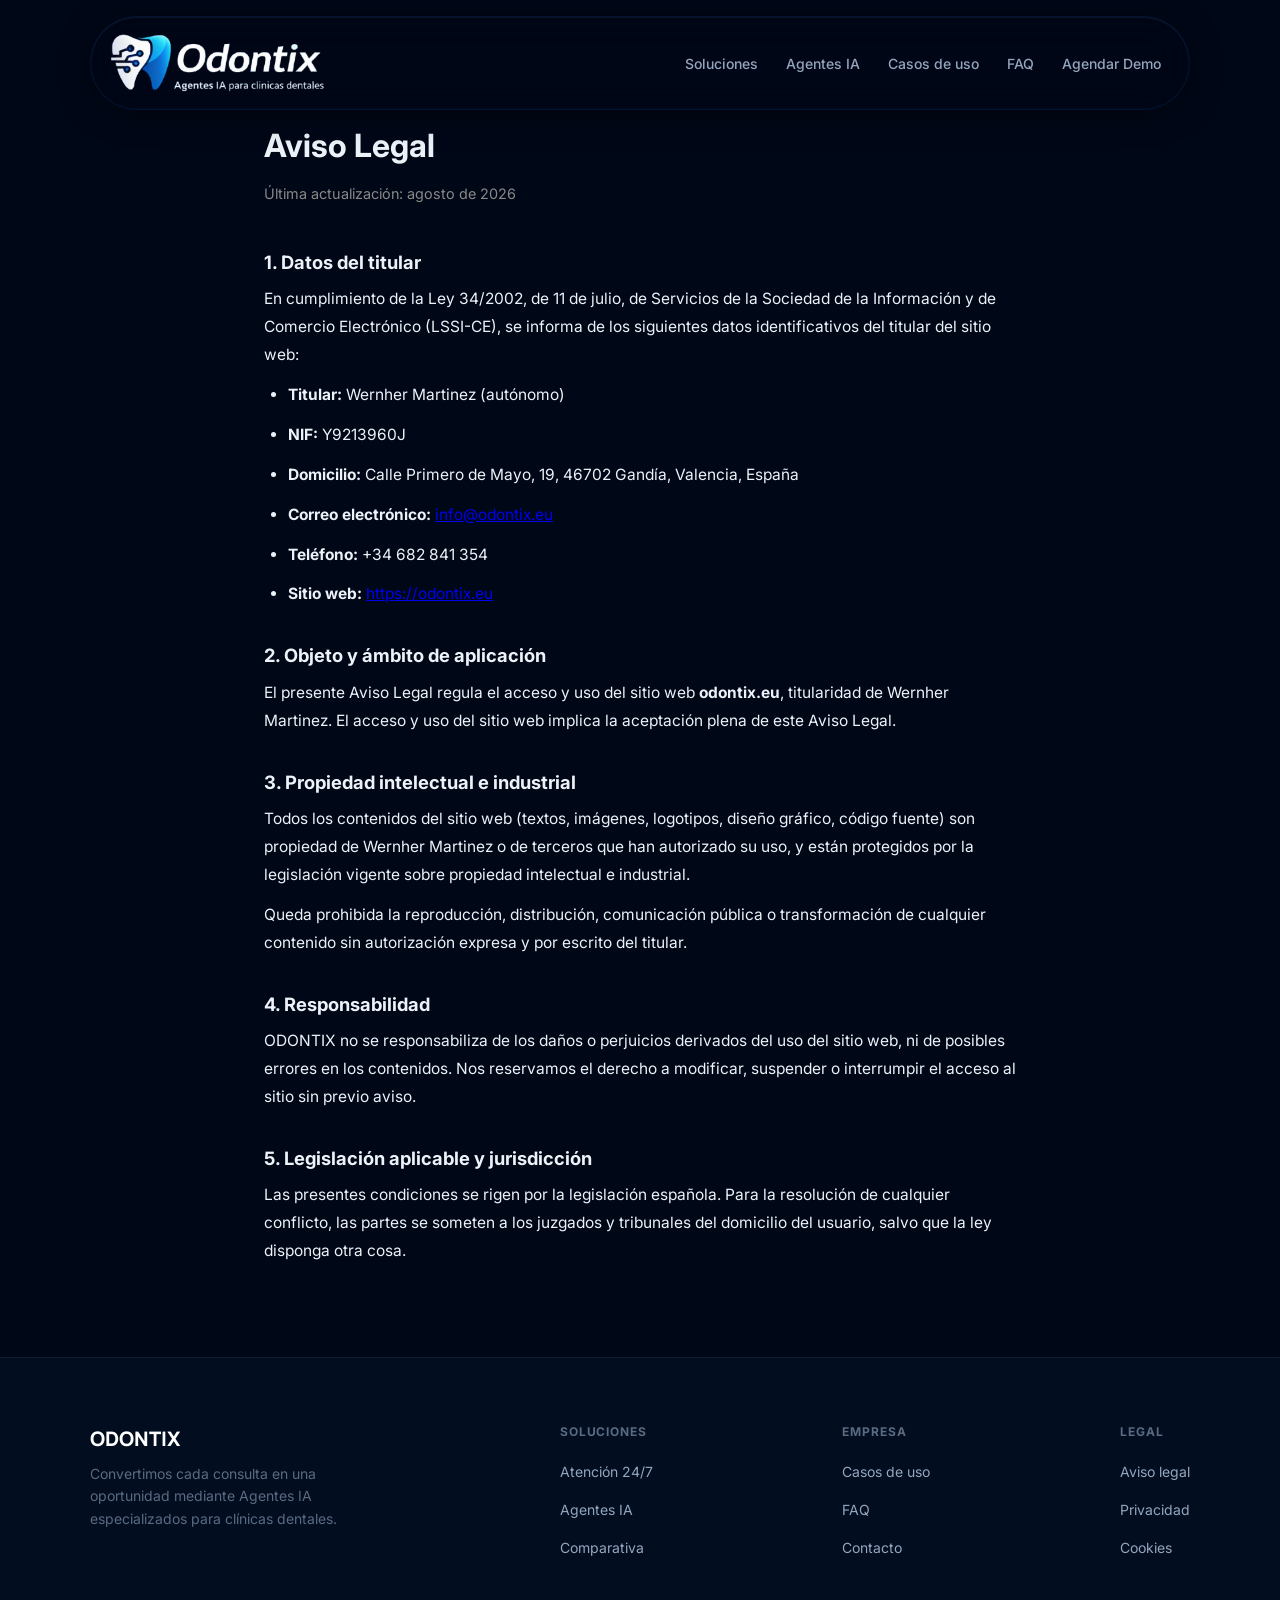
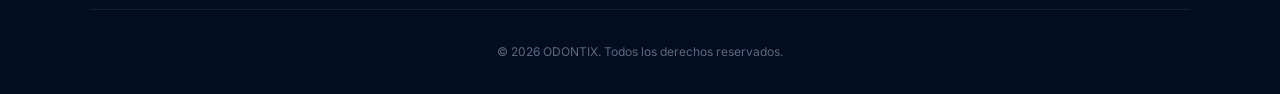
<file: aviso-legal.html>
<!DOCTYPE html>
<html lang="es">
<head>
  <meta charset="UTF-8" />
  <meta name="viewport" content="width=device-width, initial-scale=1.0" />
  <title>Aviso Legal — ODONTIX</title>
  <meta name="description" content="Aviso legal de ODONTIX. Información sobre el titular del sitio web odontix.eu." />
  <meta name="robots" content="noindex, follow" />
  <link rel="canonical" href="https://odontix.eu/aviso-legal.html" />
  <link rel="icon" href="/favicon.ico" sizes="any" />

  <!-- Google Analytics GA4 -->
  <script async src="https://www.googletagmanager.com/gtag/js?id=G-SQEDR3PP6F"></script>
  <script>
    window.dataLayer = window.dataLayer || [];
    function gtag(){dataLayer.push(arguments);}
    gtag('js', new Date());
    gtag('config', 'G-SQEDR3PP6F');
  </script>

  <link rel="preconnect" href="https://fonts.googleapis.com" />
  <link href="https://fonts.googleapis.com/css2?family=Manrope:wght@600;700;800&family=Inter:wght@400;500;600;700&display=swap" rel="stylesheet" />
  <link rel="stylesheet" href="styles.css" />
  <style>
    .legal-page { max-width: 800px; margin: 0 auto; padding: 120px 24px 80px; }
    .legal-page h1 { font-size: 2rem; margin-bottom: 0.5rem; }
    .legal-page .updated { color: var(--color-muted, #888); font-size: 0.9rem; margin-bottom: 2.5rem; }
    .legal-page h2 { font-size: 1.15rem; font-weight: 700; margin: 2rem 0 0.5rem; }
    .legal-page p, .legal-page li { font-size: 0.97rem; line-height: 1.8; margin-bottom: 0.75rem; }
    .legal-page ul { padding-left: 1.5rem; }
    .placeholder { background: #ffe066; padding: 0 4px; border-radius: 3px; font-weight: 600; }
  </style>
</head>
<body>

  <nav id="nav" aria-label="Navegación principal">
    <div class="nav-pill">
      <a href="/" class="nav-logo" aria-label="ODONTIX inicio">
        <img src="logo.png" alt="ODONTIX" class="nav-logo-img" />
      </a>
      <ul class="nav-links" role="list">
        <li><a href="/#soluciones">Soluciones</a></li>
        <li><a href="/#agentes">Agentes IA</a></li>
        <li><a href="/#casos">Casos de uso</a></li>
        <li><a href="/#faq">FAQ</a></li>
        <li><a href="/#cta-final" class="nav-cta">Agendar Demo</a></li>
      </ul>
      <button class="menu-toggle" id="menuToggle" aria-label="Abrir menú" aria-expanded="false">
        <span></span><span></span><span></span>
      </button>
    </div>
    <div class="mobile-menu" id="mobileMenu" role="menu">
      <a href="/#soluciones">Soluciones</a>
      <a href="/#agentes">Agentes IA</a>
      <a href="/#casos">Casos de uso</a>
      <a href="/#faq">FAQ</a>
      <a href="/#cta-final" class="nav-cta">Agendar Demo</a>
    </div>
  </nav>

  <main class="legal-page">
    <h1>Aviso Legal</h1>
    <p class="updated">Última actualización: agosto de 2026</p>

    <h2>1. Datos del titular</h2>
    <p>En cumplimiento de la Ley 34/2002, de 11 de julio, de Servicios de la Sociedad de la Información y de Comercio Electrónico (LSSI-CE), se informa de los siguientes datos identificativos del titular del sitio web:</p>
    <ul>
      <li><strong>Titular:</strong> Wernher Martinez (autónomo)</li>
      <li><strong>NIF:</strong> Y9213960J</li>
      <li><strong>Domicilio:</strong> Calle Primero de Mayo, 19, 46702 Gandía, Valencia, España</li>
      <li><strong>Correo electrónico:</strong> <a href="mailto:info@odontix.eu">info@odontix.eu</a></li>
      <li><strong>Teléfono:</strong> +34 682 841 354</li>
      <li><strong>Sitio web:</strong> <a href="https://odontix.eu">https://odontix.eu</a></li>
    </ul>

    <h2>2. Objeto y ámbito de aplicación</h2>
    <p>El presente Aviso Legal regula el acceso y uso del sitio web <strong>odontix.eu</strong>, titularidad de Wernher Martinez. El acceso y uso del sitio web implica la aceptación plena de este Aviso Legal.</p>

    <h2>3. Propiedad intelectual e industrial</h2>
    <p>Todos los contenidos del sitio web (textos, imágenes, logotipos, diseño gráfico, código fuente) son propiedad de Wernher Martinez o de terceros que han autorizado su uso, y están protegidos por la legislación vigente sobre propiedad intelectual e industrial.</p>
    <p>Queda prohibida la reproducción, distribución, comunicación pública o transformación de cualquier contenido sin autorización expresa y por escrito del titular.</p>

    <h2>4. Responsabilidad</h2>
    <p>ODONTIX no se responsabiliza de los daños o perjuicios derivados del uso del sitio web, ni de posibles errores en los contenidos. Nos reservamos el derecho a modificar, suspender o interrumpir el acceso al sitio sin previo aviso.</p>

    <h2>5. Legislación aplicable y jurisdicción</h2>
    <p>Las presentes condiciones se rigen por la legislación española. Para la resolución de cualquier conflicto, las partes se someten a los juzgados y tribunales del domicilio del usuario, salvo que la ley disponga otra cosa.</p>
  </main>

  <footer>
    <div class="footer-inner">
      <div class="footer-top">
        <div class="footer-brand">
          <h3>ODONTIX</h3>
          <p>Convertimos cada consulta en una oportunidad mediante Agentes IA especializados para clínicas dentales.</p>
        </div>
        <div class="footer-links-col">
          <h4>Soluciones</h4>
          <ul>
            <li><a href="/#soluciones">Atención 24/7</a></li>
            <li><a href="/#agentes">Agentes IA</a></li>
            <li><a href="/#comparativa">Comparativa</a></li>
          </ul>
        </div>
        <div class="footer-links-col">
          <h4>Empresa</h4>
          <ul>
            <li><a href="/#casos">Casos de uso</a></li>
            <li><a href="/#faq">FAQ</a></li>
            <li><a href="/#cta-final">Contacto</a></li>
          </ul>
        </div>
        <div class="footer-links-col">
          <h4>Legal</h4>
          <ul>
            <li><a href="/aviso-legal.html">Aviso legal</a></li>
            <li><a href="/politica-de-privacidad.html">Privacidad</a></li>
            <li><a href="/politica-de-cookies.html">Cookies</a></li>
          </ul>
        </div>
      </div>
      <div class="footer-bottom">
        <p>© 2026 ODONTIX. Todos los derechos reservados.</p>
      </div>
    </div>
  </footer>

  <script src="script.js"></script>
</body>
</html>
</file>
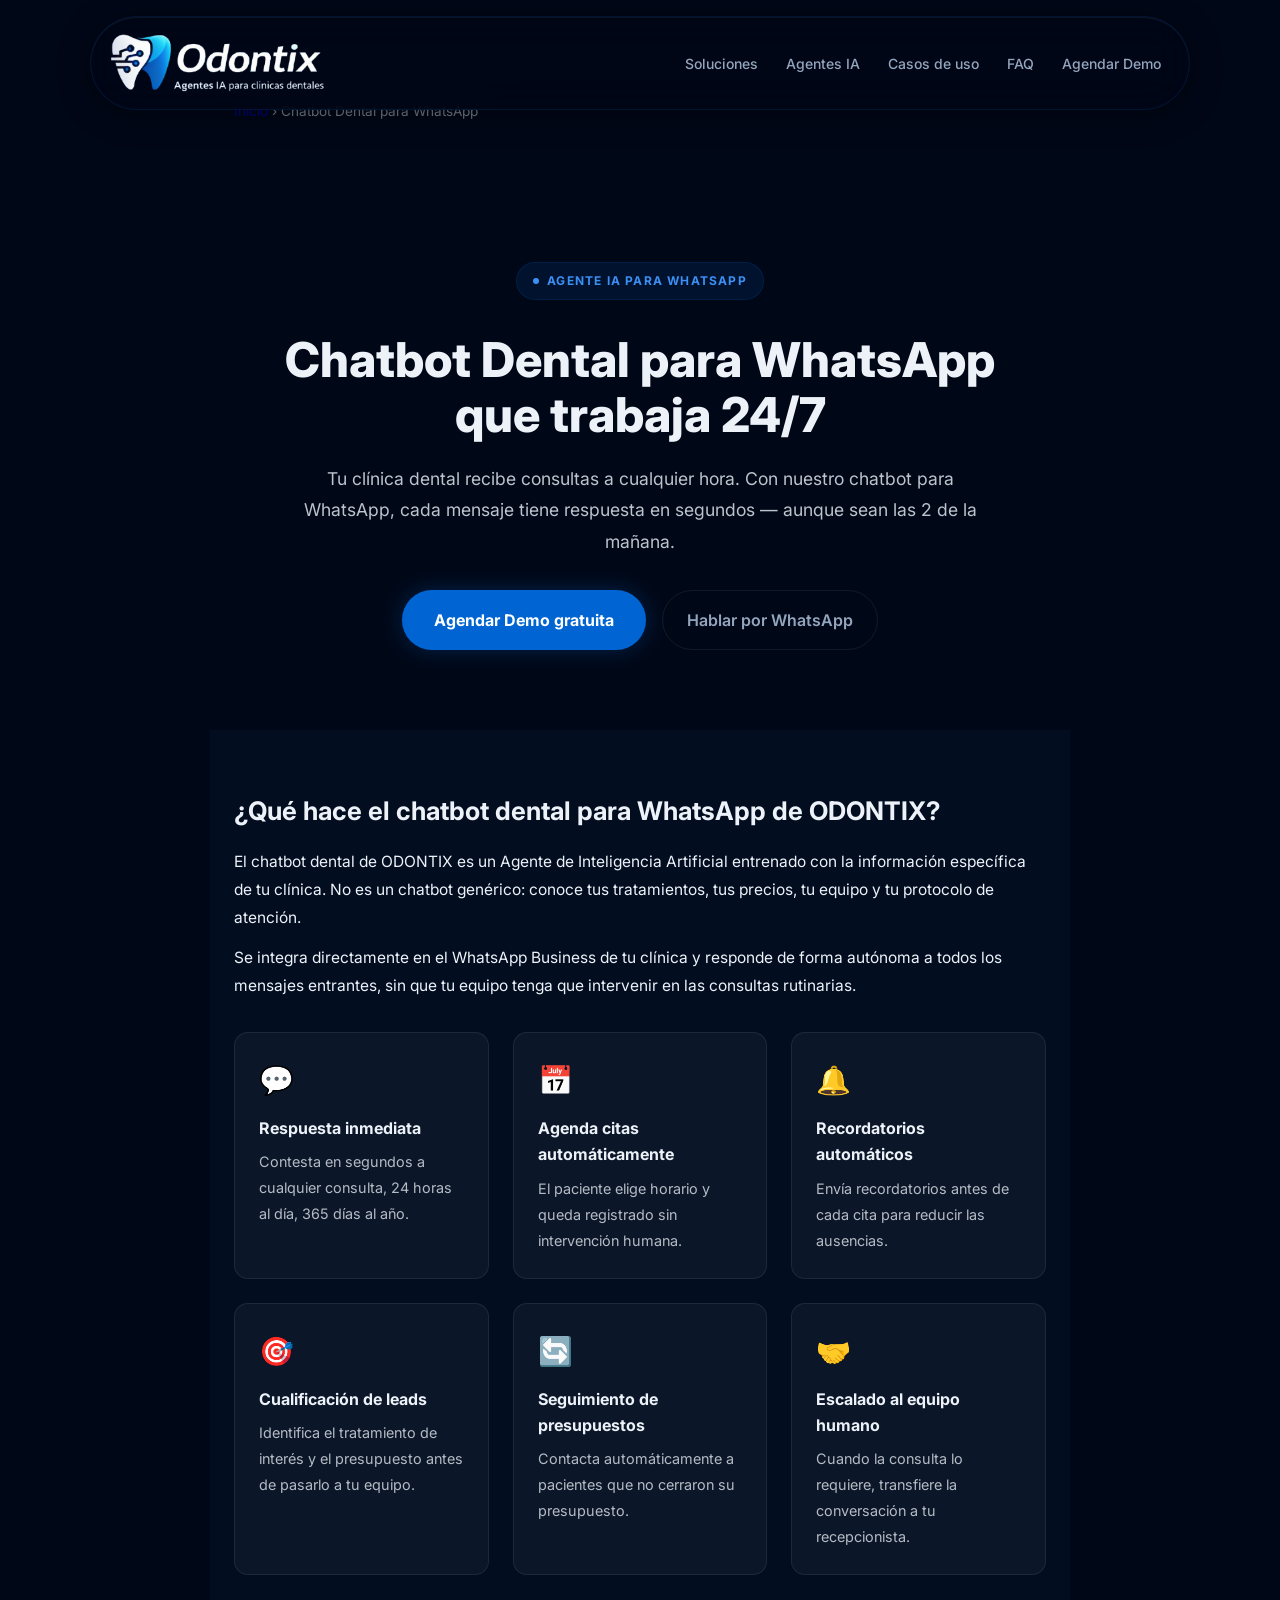
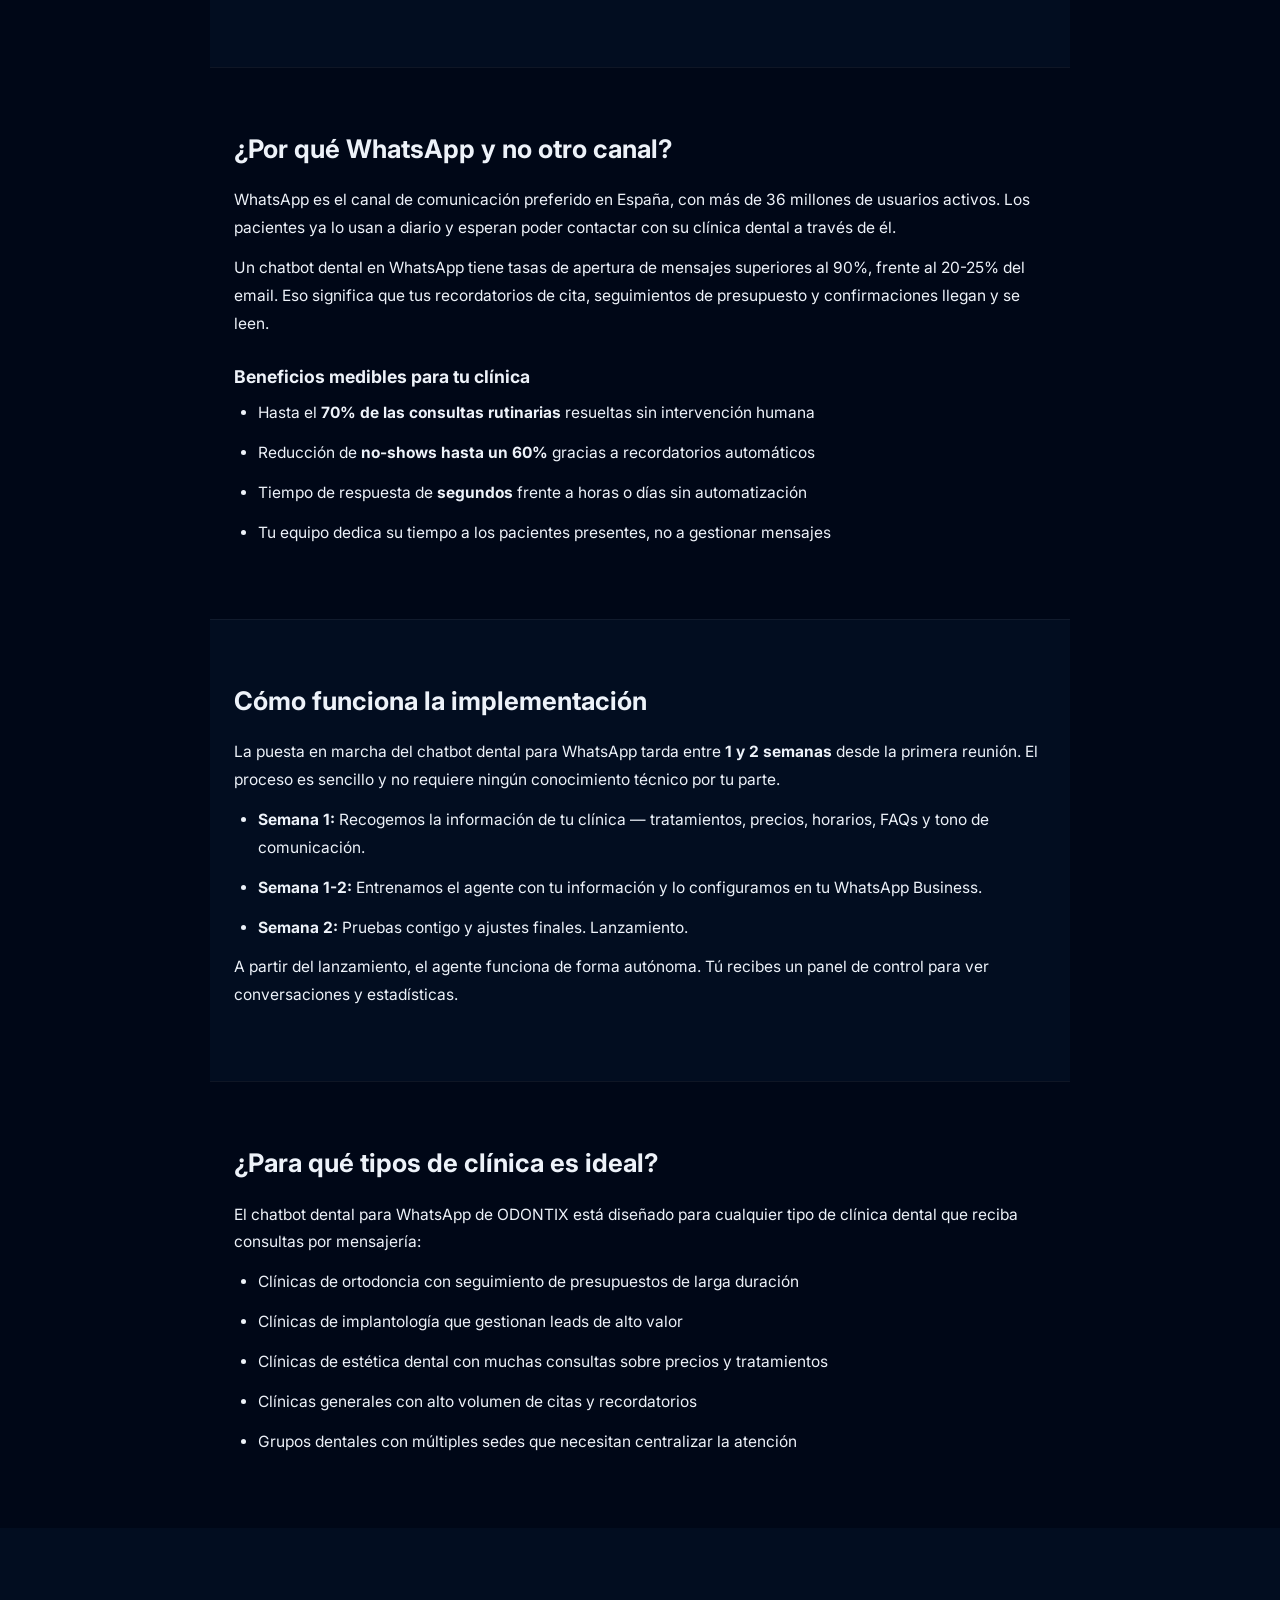
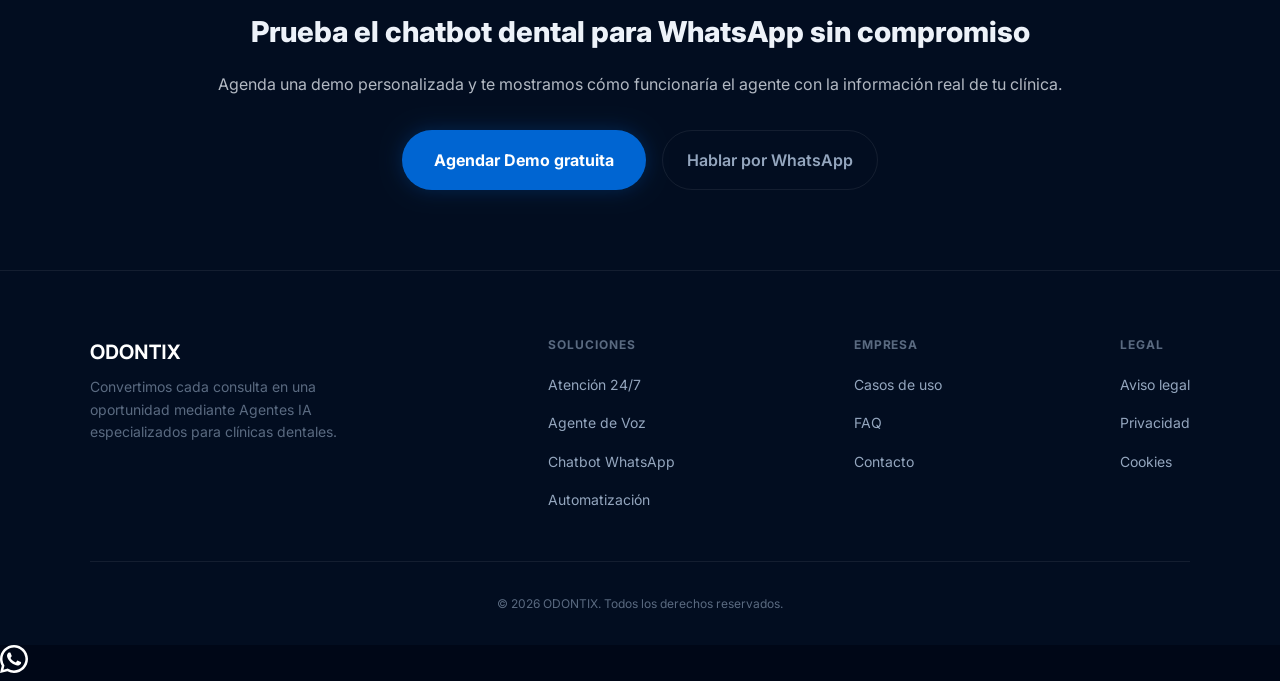
<file: chatbot-dental-whatsapp.html>
<!DOCTYPE html>
<html lang="es">
<head>
  <meta charset="UTF-8" />
  <meta name="viewport" content="width=device-width, initial-scale=1.0" />
  <title>Chatbot Dental para WhatsApp — Atención 24/7 | ODONTIX</title>
  <meta name="description" content="Implementamos chatbots dentales para WhatsApp que responden pacientes, gestionan citas y reducen no-shows automáticamente — las 24 horas del día." />
  <link rel="canonical" href="https://odontix.eu/chatbot-dental-whatsapp.html" />
  <link rel="icon" href="/favicon.ico" sizes="any" />
  <link rel="apple-touch-icon" href="/logo.png" />

  <!-- Open Graph -->
  <meta property="og:type" content="website" />
  <meta property="og:url" content="https://odontix.eu/chatbot-dental-whatsapp.html" />
  <meta property="og:title" content="Chatbot Dental para WhatsApp | ODONTIX" />
  <meta property="og:description" content="Agente IA para WhatsApp especializado en clínicas dentales. Atiende pacientes, agenda citas y reduce cancelaciones sin intervención humana." />
  <meta property="og:image" content="https://odontix.eu/logo.png" />
  <meta name="twitter:card" content="summary_large_image" />
  <meta name="twitter:title" content="Chatbot Dental para WhatsApp | ODONTIX" />
  <meta name="twitter:description" content="Agente IA para WhatsApp especializado en clínicas dentales. Atiende pacientes, agenda citas y reduce cancelaciones sin intervención humana." />

  <!-- Schema -->
  <script type="application/ld+json">
  {
    "@context": "https://schema.org",
    "@type": "Service",
    "name": "Chatbot Dental para WhatsApp",
    "provider": { "@type": "Organization", "name": "ODONTIX", "url": "https://odontix.eu" },
    "description": "Agente de Inteligencia Artificial para WhatsApp especializado en clínicas dentales. Atiende consultas, agenda citas y gestiona recordatorios de forma automática.",
    "areaServed": { "@type": "Place", "name": "España" },
    "url": "https://odontix.eu/chatbot-dental-whatsapp.html"
  }
  </script>

  <!-- Google Analytics GA4 -->
  <script async src="https://www.googletagmanager.com/gtag/js?id=G-SQEDR3PP6F"></script>
  <script>
    window.dataLayer = window.dataLayer || [];
    function gtag(){dataLayer.push(arguments);}
    gtag('js', new Date());
    gtag('config', 'G-SQEDR3PP6F');
  </script>

  <link rel="preconnect" href="https://fonts.googleapis.com" />
  <link href="https://fonts.googleapis.com/css2?family=Manrope:wght@600;700;800&family=Inter:wght@400;500;600;700&display=swap" rel="stylesheet" />
  <link rel="stylesheet" href="styles.css" />
  <style>
    .sp-hero { padding: 140px 24px 80px; text-align: center; max-width: 760px; margin: 0 auto; }
    .sp-hero h1 { font-size: clamp(2rem, 5vw, 3rem); font-weight: 800; line-height: 1.15; margin-bottom: 1.25rem; }
    .sp-hero p { font-size: 1.1rem; line-height: 1.8; opacity: 0.8; margin-bottom: 2rem; }
    .sp-section { max-width: 860px; margin: 0 auto; padding: 60px 24px; }
    .sp-section h2 { font-size: 1.6rem; font-weight: 700; margin-bottom: 1rem; }
    .sp-section h3 { font-size: 1.1rem; font-weight: 700; margin: 1.5rem 0 0.5rem; }
    .sp-section p, .sp-section li { font-size: 0.97rem; line-height: 1.8; margin-bottom: 0.75rem; }
    .sp-section ul { padding-left: 1.5rem; }
    .sp-grid { display: grid; grid-template-columns: repeat(auto-fit, minmax(240px, 1fr)); gap: 1.5rem; margin: 2rem 0; }
    .sp-card { background: rgba(255,255,255,0.04); border: 1px solid rgba(255,255,255,0.08); border-radius: 14px; padding: 1.5rem; }
    .sp-card .icon { font-size: 1.75rem; margin-bottom: 0.75rem; }
    .sp-card h3 { margin: 0 0 0.5rem; font-size: 1rem; }
    .sp-card p { font-size: 0.9rem; opacity: 0.75; margin: 0; }
    .sp-cta { text-align: center; padding: 80px 24px; }
    .sp-cta h2 { font-size: 1.8rem; font-weight: 800; margin-bottom: 1rem; }
    .sp-cta p { opacity: 0.75; margin-bottom: 2rem; }
    .sp-btns { display: flex; gap: 1rem; justify-content: center; flex-wrap: wrap; }
    .breadcrumb { max-width: 860px; margin: 0 auto; padding: 100px 24px 0; font-size: 0.85rem; opacity: 0.5; }
    .breadcrumb a { text-decoration: none; }
    .breadcrumb a:hover { text-decoration: underline; }
  </style>
</head>
<body>

  <nav id="nav" aria-label="Navegación principal">
    <div class="nav-pill">
      <a href="/" class="nav-logo" aria-label="ODONTIX inicio">
        <img src="logo.png" alt="ODONTIX" class="nav-logo-img" />
      </a>
      <ul class="nav-links" role="list">
        <li><a href="/#soluciones">Soluciones</a></li>
        <li><a href="/#agentes">Agentes IA</a></li>
        <li><a href="/#casos">Casos de uso</a></li>
        <li><a href="/#faq">FAQ</a></li>
        <li><a href="/#cta-final" class="nav-cta">Agendar Demo</a></li>
      </ul>
      <button class="menu-toggle" id="menuToggle" aria-label="Abrir menú" aria-expanded="false">
        <span></span><span></span><span></span>
      </button>
    </div>
    <div class="mobile-menu" id="mobileMenu" role="menu">
      <a href="/#soluciones">Soluciones</a>
      <a href="/#agentes">Agentes IA</a>
      <a href="/#casos">Casos de uso</a>
      <a href="/#faq">FAQ</a>
      <a href="/#cta-final" class="nav-cta">Agendar Demo</a>
    </div>
  </nav>

  <p class="breadcrumb"><a href="/">Inicio</a> › Chatbot Dental para WhatsApp</p>

  <section class="sp-hero">
    <div class="hero-badge">
      <span class="badge-dot" aria-hidden="true"></span>
      Agente IA para WhatsApp
    </div>
    <h1>Chatbot Dental para WhatsApp que trabaja 24/7</h1>
    <p>Tu clínica dental recibe consultas a cualquier hora. Con nuestro chatbot para WhatsApp, cada mensaje tiene respuesta en segundos — aunque sean las 2 de la mañana.</p>
    <div class="sp-btns">
      <a href="https://calendly.com/wernher-martinez/30min" target="_blank" rel="noopener noreferrer" class="btn-primary">Agendar Demo gratuita</a>
      <a href="https://wa.me/34682841354" target="_blank" rel="noopener noreferrer" class="btn-ghost">Hablar por WhatsApp</a>
    </div>
  </section>

  <section class="sp-section">
    <h2>¿Qué hace el chatbot dental para WhatsApp de ODONTIX?</h2>
    <p>El chatbot dental de ODONTIX es un Agente de Inteligencia Artificial entrenado con la información específica de tu clínica. No es un chatbot genérico: conoce tus tratamientos, tus precios, tu equipo y tu protocolo de atención.</p>
    <p>Se integra directamente en el WhatsApp Business de tu clínica y responde de forma autónoma a todos los mensajes entrantes, sin que tu equipo tenga que intervenir en las consultas rutinarias.</p>

    <div class="sp-grid">
      <div class="sp-card">
        <div class="icon">💬</div>
        <h3>Respuesta inmediata</h3>
        <p>Contesta en segundos a cualquier consulta, 24 horas al día, 365 días al año.</p>
      </div>
      <div class="sp-card">
        <div class="icon">📅</div>
        <h3>Agenda citas automáticamente</h3>
        <p>El paciente elige horario y queda registrado sin intervención humana.</p>
      </div>
      <div class="sp-card">
        <div class="icon">🔔</div>
        <h3>Recordatorios automáticos</h3>
        <p>Envía recordatorios antes de cada cita para reducir las ausencias.</p>
      </div>
      <div class="sp-card">
        <div class="icon">🎯</div>
        <h3>Cualificación de leads</h3>
        <p>Identifica el tratamiento de interés y el presupuesto antes de pasarlo a tu equipo.</p>
      </div>
      <div class="sp-card">
        <div class="icon">🔄</div>
        <h3>Seguimiento de presupuestos</h3>
        <p>Contacta automáticamente a pacientes que no cerraron su presupuesto.</p>
      </div>
      <div class="sp-card">
        <div class="icon">🤝</div>
        <h3>Escalado al equipo humano</h3>
        <p>Cuando la consulta lo requiere, transfiere la conversación a tu recepcionista.</p>
      </div>
    </div>
  </section>

  <section class="sp-section" style="border-top: 1px solid rgba(255,255,255,0.06);">
    <h2>¿Por qué WhatsApp y no otro canal?</h2>
    <p>WhatsApp es el canal de comunicación preferido en España, con más de 36 millones de usuarios activos. Los pacientes ya lo usan a diario y esperan poder contactar con su clínica dental a través de él.</p>
    <p>Un chatbot dental en WhatsApp tiene tasas de apertura de mensajes superiores al 90%, frente al 20-25% del email. Eso significa que tus recordatorios de cita, seguimientos de presupuesto y confirmaciones llegan y se leen.</p>

    <h3>Beneficios medibles para tu clínica</h3>
    <ul>
      <li>Hasta el <strong>70% de las consultas rutinarias</strong> resueltas sin intervención humana</li>
      <li>Reducción de <strong>no-shows hasta un 60%</strong> gracias a recordatorios automáticos</li>
      <li>Tiempo de respuesta de <strong>segundos</strong> frente a horas o días sin automatización</li>
      <li>Tu equipo dedica su tiempo a los pacientes presentes, no a gestionar mensajes</li>
    </ul>
  </section>

  <section class="sp-section" style="border-top: 1px solid rgba(255,255,255,0.06);">
    <h2>Cómo funciona la implementación</h2>
    <p>La puesta en marcha del chatbot dental para WhatsApp tarda entre <strong>1 y 2 semanas</strong> desde la primera reunión. El proceso es sencillo y no requiere ningún conocimiento técnico por tu parte.</p>
    <ul>
      <li><strong>Semana 1:</strong> Recogemos la información de tu clínica — tratamientos, precios, horarios, FAQs y tono de comunicación.</li>
      <li><strong>Semana 1-2:</strong> Entrenamos el agente con tu información y lo configuramos en tu WhatsApp Business.</li>
      <li><strong>Semana 2:</strong> Pruebas contigo y ajustes finales. Lanzamiento.</li>
    </ul>
    <p>A partir del lanzamiento, el agente funciona de forma autónoma. Tú recibes un panel de control para ver conversaciones y estadísticas.</p>
  </section>

  <section class="sp-section" style="border-top: 1px solid rgba(255,255,255,0.06);">
    <h2>¿Para qué tipos de clínica es ideal?</h2>
    <p>El chatbot dental para WhatsApp de ODONTIX está diseñado para cualquier tipo de clínica dental que reciba consultas por mensajería:</p>
    <ul>
      <li>Clínicas de ortodoncia con seguimiento de presupuestos de larga duración</li>
      <li>Clínicas de implantología que gestionan leads de alto valor</li>
      <li>Clínicas de estética dental con muchas consultas sobre precios y tratamientos</li>
      <li>Clínicas generales con alto volumen de citas y recordatorios</li>
      <li>Grupos dentales con múltiples sedes que necesitan centralizar la atención</li>
    </ul>
  </section>

  <section class="sp-cta">
    <h2>Prueba el chatbot dental para WhatsApp sin compromiso</h2>
    <p>Agenda una demo personalizada y te mostramos cómo funcionaría el agente con la información real de tu clínica.</p>
    <div class="sp-btns">
      <a href="https://calendly.com/wernher-martinez/30min" target="_blank" rel="noopener noreferrer" class="btn-primary">Agendar Demo gratuita</a>
      <a href="https://wa.me/34682841354" target="_blank" rel="noopener noreferrer" class="btn-ghost">Hablar por WhatsApp</a>
    </div>
  </section>

  <footer>
    <div class="footer-inner">
      <div class="footer-top">
        <div class="footer-brand">
          <h3>ODONTIX</h3>
          <p>Convertimos cada consulta en una oportunidad mediante Agentes IA especializados para clínicas dentales.</p>
        </div>
        <div class="footer-links-col">
          <h4>Soluciones</h4>
          <ul>
            <li><a href="/#soluciones">Atención 24/7</a></li>
            <li><a href="/agente-de-voz-dental.html">Agente de Voz</a></li>
            <li><a href="/chatbot-dental-whatsapp.html">Chatbot WhatsApp</a></li>
            <li><a href="/automatizacion-clinica-dental.html">Automatización</a></li>
          </ul>
        </div>
        <div class="footer-links-col">
          <h4>Empresa</h4>
          <ul>
            <li><a href="/#casos">Casos de uso</a></li>
            <li><a href="/#faq">FAQ</a></li>
            <li><a href="/#cta-final">Contacto</a></li>
          </ul>
        </div>
        <div class="footer-links-col">
          <h4>Legal</h4>
          <ul>
            <li><a href="/aviso-legal.html">Aviso legal</a></li>
            <li><a href="/politica-de-privacidad.html">Privacidad</a></li>
            <li><a href="/politica-de-cookies.html">Cookies</a></li>
          </ul>
        </div>
      </div>
      <div class="footer-bottom">
        <p>© 2026 ODONTIX. Todos los derechos reservados.</p>
      </div>
    </div>
  </footer>

  <a href="https://wa.me/34682841354" class="wa-float" target="_blank" rel="noopener noreferrer" aria-label="Contactar por WhatsApp">
    <svg width="28" height="28" viewBox="0 0 24 24" fill="white" aria-hidden="true"><path d="M17.472 14.382c-.297-.149-1.758-.867-2.03-.967-.273-.099-.471-.148-.67.15-.197.297-.767.966-.94 1.164-.173.199-.347.223-.644.075-.297-.15-1.255-.463-2.39-1.475-.883-.788-1.48-1.761-1.653-2.059-.173-.297-.018-.458.13-.606.134-.133.298-.347.446-.52.149-.174.198-.298.298-.497.099-.198.05-.371-.025-.52-.075-.149-.669-1.612-.916-2.207-.242-.579-.487-.5-.669-.51-.173-.008-.371-.01-.57-.01-.198 0-.52.074-.792.372-.272.297-1.04 1.016-1.04 2.479 0 1.462 1.065 2.875 1.213 3.074.149.198 2.096 3.2 5.077 4.487.709.306 1.262.489 1.694.625.712.227 1.36.195 1.871.118.571-.085 1.758-.719 2.006-1.413.248-.694.248-1.289.173-1.413-.074-.124-.272-.198-.57-.347z"/><path d="M12 0C5.373 0 0 5.373 0 12c0 2.127.554 4.122 1.524 5.853L0 24l6.335-1.524A11.945 11.945 0 0 0 12 24c6.627 0 12-5.373 12-12S18.627 0 12 0zm0 21.818a9.818 9.818 0 0 1-5.006-1.371l-.36-.213-3.724.895.91-3.633-.234-.373A9.818 9.818 0 1 1 12 21.818z"/></svg>
  </a>

  <script src="script.js"></script>
</body>
</html>
</file>
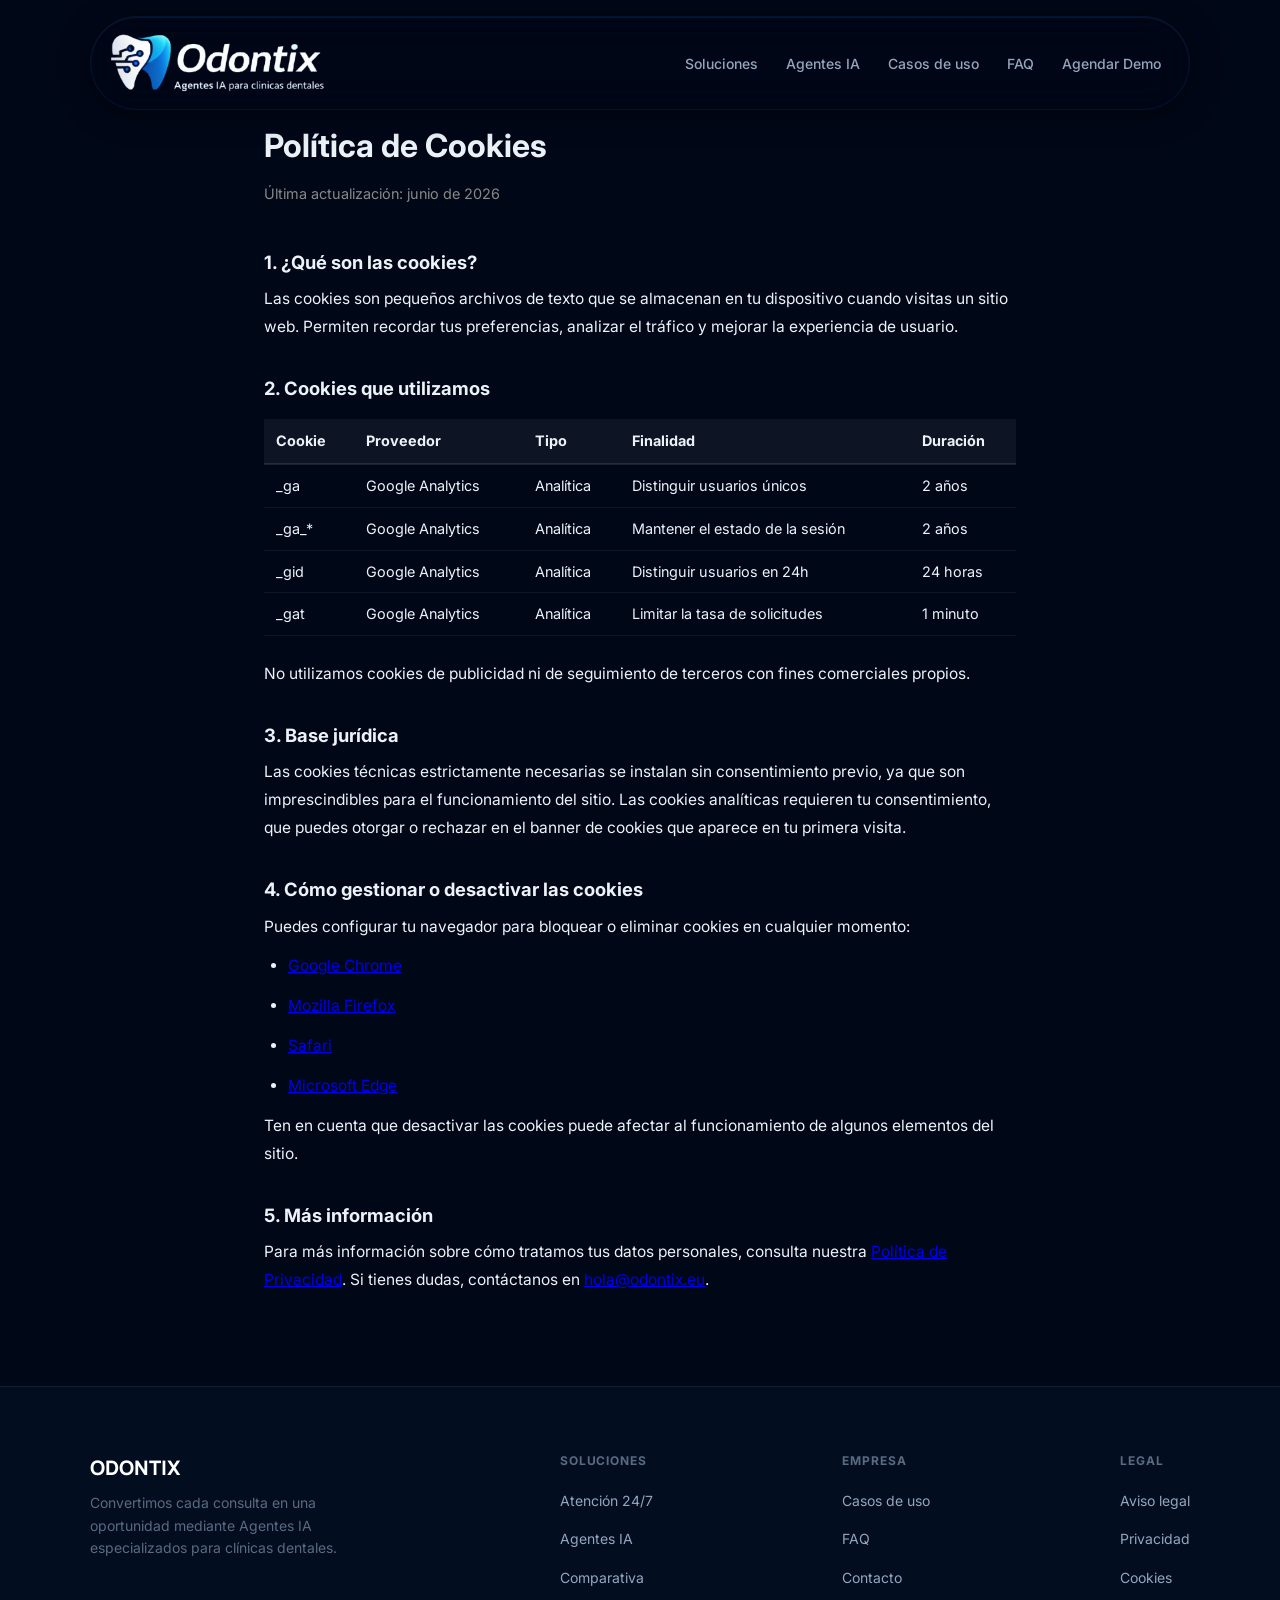
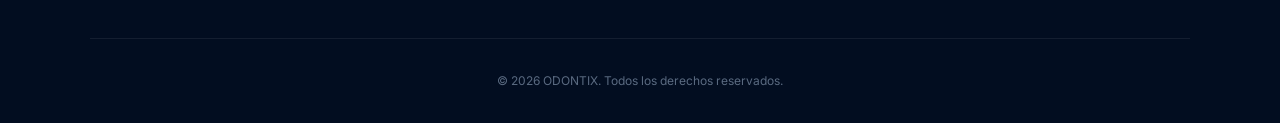
<file: politica-de-cookies.html>
<!DOCTYPE html>
<html lang="es">
<head>
  <meta charset="UTF-8" />
  <meta name="viewport" content="width=device-width, initial-scale=1.0" />
  <title>Política de Cookies — ODONTIX</title>
  <meta name="description" content="Política de cookies de ODONTIX. Información sobre las cookies utilizadas en odontix.eu." />
  <meta name="robots" content="noindex, follow" />
  <link rel="canonical" href="https://odontix.eu/politica-de-cookies.html" />
  <link rel="icon" href="/favicon.ico" sizes="any" />

  <!-- Google Analytics GA4 -->
  <script async src="https://www.googletagmanager.com/gtag/js?id=G-SQEDR3PP6F"></script>
  <script>
    window.dataLayer = window.dataLayer || [];
    function gtag(){dataLayer.push(arguments);}
    gtag('js', new Date());
    gtag('config', 'G-SQEDR3PP6F');
  </script>

  <link rel="preconnect" href="https://fonts.googleapis.com" />
  <link href="https://fonts.googleapis.com/css2?family=Manrope:wght@600;700;800&family=Inter:wght@400;500;600;700&display=swap" rel="stylesheet" />
  <link rel="stylesheet" href="styles.css" />
  <style>
    .legal-page { max-width: 800px; margin: 0 auto; padding: 120px 24px 80px; }
    .legal-page h1 { font-size: 2rem; margin-bottom: 0.5rem; }
    .legal-page .updated { color: var(--color-muted, #888); font-size: 0.9rem; margin-bottom: 2.5rem; }
    .legal-page h2 { font-size: 1.15rem; font-weight: 700; margin: 2rem 0 0.5rem; }
    .legal-page p, .legal-page li { font-size: 0.97rem; line-height: 1.8; margin-bottom: 0.75rem; }
    .legal-page ul { padding-left: 1.5rem; }
    .cookie-table { width: 100%; border-collapse: collapse; margin: 1rem 0 1.5rem; font-size: 0.9rem; }
    .cookie-table th { background: rgba(255,255,255,0.05); text-align: left; padding: 10px 12px; border-bottom: 2px solid rgba(255,255,255,0.1); }
    .cookie-table td { padding: 9px 12px; border-bottom: 1px solid rgba(255,255,255,0.06); vertical-align: top; }
  </style>
</head>
<body>

  <nav id="nav" aria-label="Navegación principal">
    <div class="nav-pill">
      <a href="/" class="nav-logo" aria-label="ODONTIX inicio">
        <img src="logo.png" alt="ODONTIX" class="nav-logo-img" />
      </a>
      <ul class="nav-links" role="list">
        <li><a href="/#soluciones">Soluciones</a></li>
        <li><a href="/#agentes">Agentes IA</a></li>
        <li><a href="/#casos">Casos de uso</a></li>
        <li><a href="/#faq">FAQ</a></li>
        <li><a href="/#cta-final" class="nav-cta">Agendar Demo</a></li>
      </ul>
      <button class="menu-toggle" id="menuToggle" aria-label="Abrir menú" aria-expanded="false">
        <span></span><span></span><span></span>
      </button>
    </div>
    <div class="mobile-menu" id="mobileMenu" role="menu">
      <a href="/#soluciones">Soluciones</a>
      <a href="/#agentes">Agentes IA</a>
      <a href="/#casos">Casos de uso</a>
      <a href="/#faq">FAQ</a>
      <a href="/#cta-final" class="nav-cta">Agendar Demo</a>
    </div>
  </nav>

  <main class="legal-page">
    <h1>Política de Cookies</h1>
    <p class="updated">Última actualización: junio de 2026</p>

    <h2>1. ¿Qué son las cookies?</h2>
    <p>Las cookies son pequeños archivos de texto que se almacenan en tu dispositivo cuando visitas un sitio web. Permiten recordar tus preferencias, analizar el tráfico y mejorar la experiencia de usuario.</p>

    <h2>2. Cookies que utilizamos</h2>

    <table class="cookie-table">
      <thead>
        <tr>
          <th>Cookie</th>
          <th>Proveedor</th>
          <th>Tipo</th>
          <th>Finalidad</th>
          <th>Duración</th>
        </tr>
      </thead>
      <tbody>
        <tr>
          <td>_ga</td>
          <td>Google Analytics</td>
          <td>Analítica</td>
          <td>Distinguir usuarios únicos</td>
          <td>2 años</td>
        </tr>
        <tr>
          <td>_ga_*</td>
          <td>Google Analytics</td>
          <td>Analítica</td>
          <td>Mantener el estado de la sesión</td>
          <td>2 años</td>
        </tr>
        <tr>
          <td>_gid</td>
          <td>Google Analytics</td>
          <td>Analítica</td>
          <td>Distinguir usuarios en 24h</td>
          <td>24 horas</td>
        </tr>
        <tr>
          <td>_gat</td>
          <td>Google Analytics</td>
          <td>Analítica</td>
          <td>Limitar la tasa de solicitudes</td>
          <td>1 minuto</td>
        </tr>
      </tbody>
    </table>

    <p>No utilizamos cookies de publicidad ni de seguimiento de terceros con fines comerciales propios.</p>

    <h2>3. Base jurídica</h2>
    <p>Las cookies técnicas estrictamente necesarias se instalan sin consentimiento previo, ya que son imprescindibles para el funcionamiento del sitio. Las cookies analíticas requieren tu consentimiento, que puedes otorgar o rechazar en el banner de cookies que aparece en tu primera visita.</p>

    <h2>4. Cómo gestionar o desactivar las cookies</h2>
    <p>Puedes configurar tu navegador para bloquear o eliminar cookies en cualquier momento:</p>
    <ul>
      <li><a href="https://support.google.com/chrome/answer/95647" target="_blank" rel="noopener noreferrer">Google Chrome</a></li>
      <li><a href="https://support.mozilla.org/es/kb/habilitar-y-deshabilitar-cookies-sitios-web-rastrear-preferencias" target="_blank" rel="noopener noreferrer">Mozilla Firefox</a></li>
      <li><a href="https://support.apple.com/es-es/guide/safari/sfri11471/mac" target="_blank" rel="noopener noreferrer">Safari</a></li>
      <li><a href="https://support.microsoft.com/es-es/microsoft-edge/eliminar-las-cookies-en-microsoft-edge-63947406-40ac-c3b8-57b9-2a946a29ae09" target="_blank" rel="noopener noreferrer">Microsoft Edge</a></li>
    </ul>
    <p>Ten en cuenta que desactivar las cookies puede afectar al funcionamiento de algunos elementos del sitio.</p>

    <h2>5. Más información</h2>
    <p>Para más información sobre cómo tratamos tus datos personales, consulta nuestra <a href="/politica-de-privacidad.html">Política de Privacidad</a>. Si tienes dudas, contáctanos en <a href="mailto:hola@odontix.eu">hola@odontix.eu</a>.</p>
  </main>

  <footer>
    <div class="footer-inner">
      <div class="footer-top">
        <div class="footer-brand">
          <h3>ODONTIX</h3>
          <p>Convertimos cada consulta en una oportunidad mediante Agentes IA especializados para clínicas dentales.</p>
        </div>
        <div class="footer-links-col">
          <h4>Soluciones</h4>
          <ul>
            <li><a href="/#soluciones">Atención 24/7</a></li>
            <li><a href="/#agentes">Agentes IA</a></li>
            <li><a href="/#comparativa">Comparativa</a></li>
          </ul>
        </div>
        <div class="footer-links-col">
          <h4>Empresa</h4>
          <ul>
            <li><a href="/#casos">Casos de uso</a></li>
            <li><a href="/#faq">FAQ</a></li>
            <li><a href="/#cta-final">Contacto</a></li>
          </ul>
        </div>
        <div class="footer-links-col">
          <h4>Legal</h4>
          <ul>
            <li><a href="/aviso-legal.html">Aviso legal</a></li>
            <li><a href="/politica-de-privacidad.html">Privacidad</a></li>
            <li><a href="/politica-de-cookies.html">Cookies</a></li>
          </ul>
        </div>
      </div>
      <div class="footer-bottom">
        <p>© 2026 ODONTIX. Todos los derechos reservados.</p>
      </div>
    </div>
  </footer>

  <script src="script.js"></script>
</body>
</html>
</file>
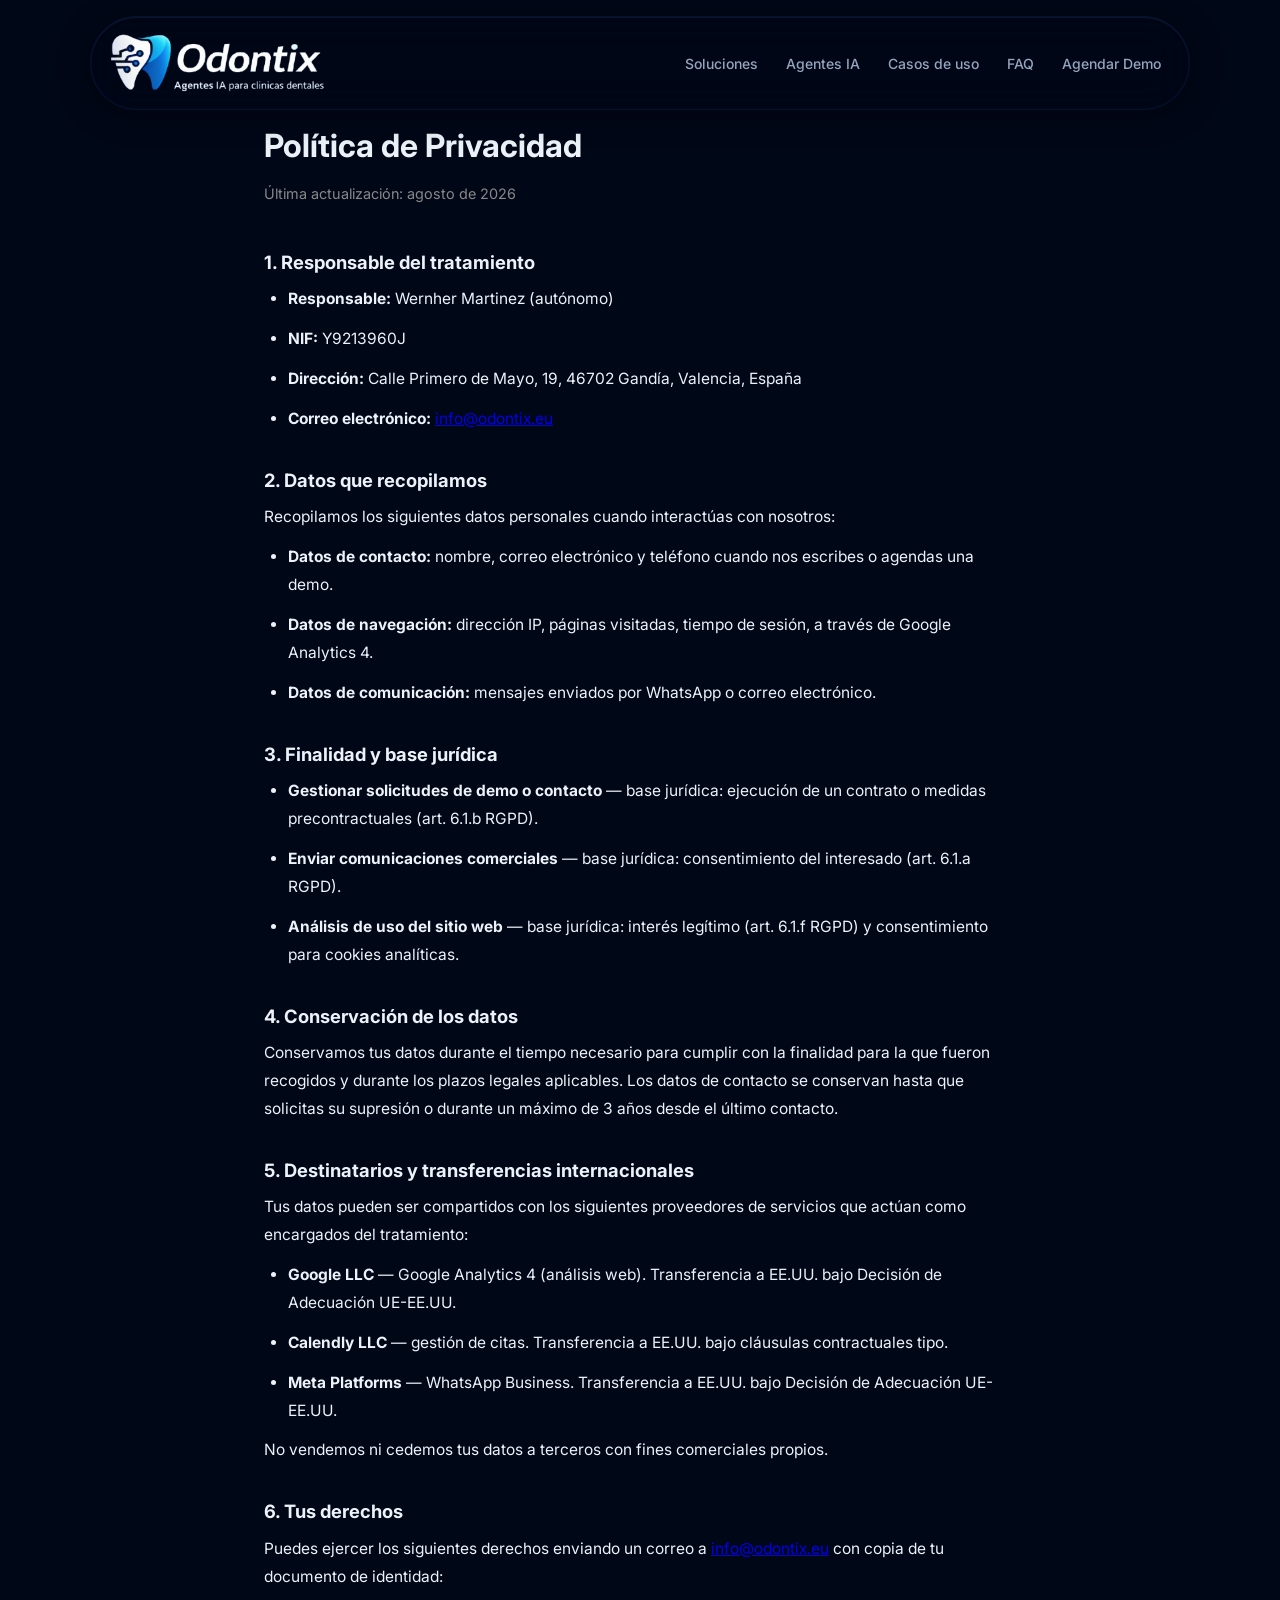
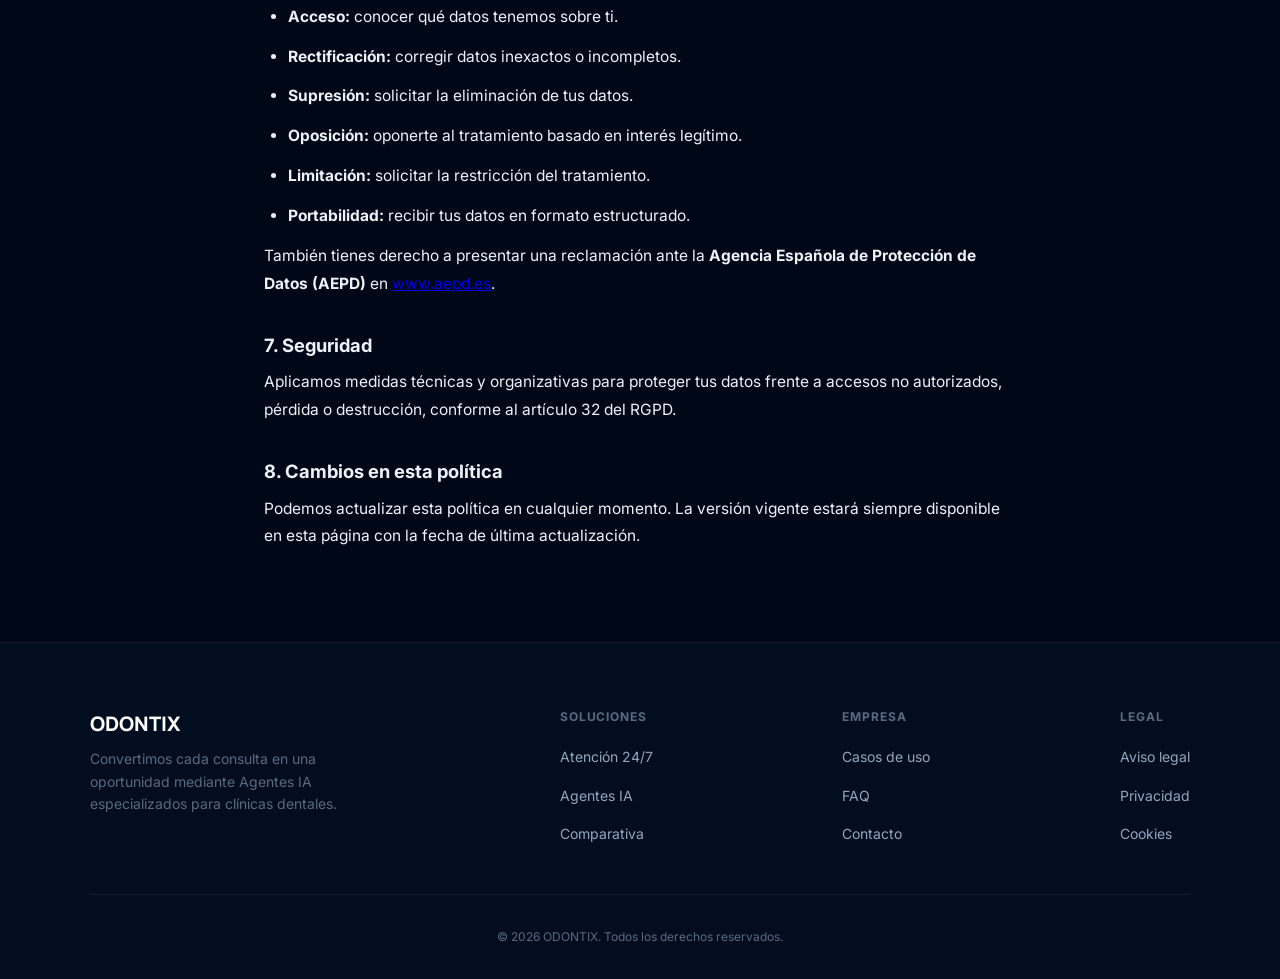
<file: politica-de-privacidad.html>
<!DOCTYPE html>
<html lang="es">
<head>
  <meta charset="UTF-8" />
  <meta name="viewport" content="width=device-width, initial-scale=1.0" />
  <title>Política de Privacidad — ODONTIX</title>
  <meta name="description" content="Política de privacidad de ODONTIX. Cómo tratamos tus datos personales conforme al RGPD." />
  <meta name="robots" content="noindex, follow" />
  <link rel="canonical" href="https://odontix.eu/politica-de-privacidad.html" />
  <link rel="icon" href="/favicon.ico" sizes="any" />

  <!-- Google Analytics GA4 -->
  <script async src="https://www.googletagmanager.com/gtag/js?id=G-SQEDR3PP6F"></script>
  <script>
    window.dataLayer = window.dataLayer || [];
    function gtag(){dataLayer.push(arguments);}
    gtag('js', new Date());
    gtag('config', 'G-SQEDR3PP6F');
  </script>

  <link rel="preconnect" href="https://fonts.googleapis.com" />
  <link href="https://fonts.googleapis.com/css2?family=Manrope:wght@600;700;800&family=Inter:wght@400;500;600;700&display=swap" rel="stylesheet" />
  <link rel="stylesheet" href="styles.css" />
  <style>
    .legal-page { max-width: 800px; margin: 0 auto; padding: 120px 24px 80px; }
    .legal-page h1 { font-size: 2rem; margin-bottom: 0.5rem; }
    .legal-page .updated { color: var(--color-muted, #888); font-size: 0.9rem; margin-bottom: 2.5rem; }
    .legal-page h2 { font-size: 1.15rem; font-weight: 700; margin: 2rem 0 0.5rem; }
    .legal-page p, .legal-page li { font-size: 0.97rem; line-height: 1.8; margin-bottom: 0.75rem; }
    .legal-page ul { padding-left: 1.5rem; }
    .placeholder { background: #ffe066; padding: 0 4px; border-radius: 3px; font-weight: 600; }
  </style>
</head>
<body>

  <nav id="nav" aria-label="Navegación principal">
    <div class="nav-pill">
      <a href="/" class="nav-logo" aria-label="ODONTIX inicio">
        <img src="logo.png" alt="ODONTIX" class="nav-logo-img" />
      </a>
      <ul class="nav-links" role="list">
        <li><a href="/#soluciones">Soluciones</a></li>
        <li><a href="/#agentes">Agentes IA</a></li>
        <li><a href="/#casos">Casos de uso</a></li>
        <li><a href="/#faq">FAQ</a></li>
        <li><a href="/#cta-final" class="nav-cta">Agendar Demo</a></li>
      </ul>
      <button class="menu-toggle" id="menuToggle" aria-label="Abrir menú" aria-expanded="false">
        <span></span><span></span><span></span>
      </button>
    </div>
    <div class="mobile-menu" id="mobileMenu" role="menu">
      <a href="/#soluciones">Soluciones</a>
      <a href="/#agentes">Agentes IA</a>
      <a href="/#casos">Casos de uso</a>
      <a href="/#faq">FAQ</a>
      <a href="/#cta-final" class="nav-cta">Agendar Demo</a>
    </div>
  </nav>

  <main class="legal-page">
    <h1>Política de Privacidad</h1>
    <p class="updated">Última actualización: agosto de 2026</p>

    <h2>1. Responsable del tratamiento</h2>
    <ul>
      <li><strong>Responsable:</strong> Wernher Martinez (autónomo)</li>
      <li><strong>NIF:</strong> Y9213960J</li>
      <li><strong>Dirección:</strong> Calle Primero de Mayo, 19, 46702 Gandía, Valencia, España</li>
      <li><strong>Correo electrónico:</strong> <a href="mailto:info@odontix.eu">info@odontix.eu</a></li>
    </ul>

    <h2>2. Datos que recopilamos</h2>
    <p>Recopilamos los siguientes datos personales cuando interactúas con nosotros:</p>
    <ul>
      <li><strong>Datos de contacto:</strong> nombre, correo electrónico y teléfono cuando nos escribes o agendas una demo.</li>
      <li><strong>Datos de navegación:</strong> dirección IP, páginas visitadas, tiempo de sesión, a través de Google Analytics 4.</li>
      <li><strong>Datos de comunicación:</strong> mensajes enviados por WhatsApp o correo electrónico.</li>
    </ul>

    <h2>3. Finalidad y base jurídica</h2>
    <ul>
      <li><strong>Gestionar solicitudes de demo o contacto</strong> — base jurídica: ejecución de un contrato o medidas precontractuales (art. 6.1.b RGPD).</li>
      <li><strong>Enviar comunicaciones comerciales</strong> — base jurídica: consentimiento del interesado (art. 6.1.a RGPD).</li>
      <li><strong>Análisis de uso del sitio web</strong> — base jurídica: interés legítimo (art. 6.1.f RGPD) y consentimiento para cookies analíticas.</li>
    </ul>

    <h2>4. Conservación de los datos</h2>
    <p>Conservamos tus datos durante el tiempo necesario para cumplir con la finalidad para la que fueron recogidos y durante los plazos legales aplicables. Los datos de contacto se conservan hasta que solicitas su supresión o durante un máximo de 3 años desde el último contacto.</p>

    <h2>5. Destinatarios y transferencias internacionales</h2>
    <p>Tus datos pueden ser compartidos con los siguientes proveedores de servicios que actúan como encargados del tratamiento:</p>
    <ul>
      <li><strong>Google LLC</strong> — Google Analytics 4 (análisis web). Transferencia a EE.UU. bajo Decisión de Adecuación UE-EE.UU.</li>
      <li><strong>Calendly LLC</strong> — gestión de citas. Transferencia a EE.UU. bajo cláusulas contractuales tipo.</li>
      <li><strong>Meta Platforms</strong> — WhatsApp Business. Transferencia a EE.UU. bajo Decisión de Adecuación UE-EE.UU.</li>
    </ul>
    <p>No vendemos ni cedemos tus datos a terceros con fines comerciales propios.</p>

    <h2>6. Tus derechos</h2>
    <p>Puedes ejercer los siguientes derechos enviando un correo a <a href="mailto:info@odontix.eu">info@odontix.eu</a> con copia de tu documento de identidad:</p>
    <ul>
      <li><strong>Acceso:</strong> conocer qué datos tenemos sobre ti.</li>
      <li><strong>Rectificación:</strong> corregir datos inexactos o incompletos.</li>
      <li><strong>Supresión:</strong> solicitar la eliminación de tus datos.</li>
      <li><strong>Oposición:</strong> oponerte al tratamiento basado en interés legítimo.</li>
      <li><strong>Limitación:</strong> solicitar la restricción del tratamiento.</li>
      <li><strong>Portabilidad:</strong> recibir tus datos en formato estructurado.</li>
    </ul>
    <p>También tienes derecho a presentar una reclamación ante la <strong>Agencia Española de Protección de Datos (AEPD)</strong> en <a href="https://www.aepd.es" target="_blank" rel="noopener noreferrer">www.aepd.es</a>.</p>

    <h2>7. Seguridad</h2>
    <p>Aplicamos medidas técnicas y organizativas para proteger tus datos frente a accesos no autorizados, pérdida o destrucción, conforme al artículo 32 del RGPD.</p>

    <h2>8. Cambios en esta política</h2>
    <p>Podemos actualizar esta política en cualquier momento. La versión vigente estará siempre disponible en esta página con la fecha de última actualización.</p>
  </main>

  <footer>
    <div class="footer-inner">
      <div class="footer-top">
        <div class="footer-brand">
          <h3>ODONTIX</h3>
          <p>Convertimos cada consulta en una oportunidad mediante Agentes IA especializados para clínicas dentales.</p>
        </div>
        <div class="footer-links-col">
          <h4>Soluciones</h4>
          <ul>
            <li><a href="/#soluciones">Atención 24/7</a></li>
            <li><a href="/#agentes">Agentes IA</a></li>
            <li><a href="/#comparativa">Comparativa</a></li>
          </ul>
        </div>
        <div class="footer-links-col">
          <h4>Empresa</h4>
          <ul>
            <li><a href="/#casos">Casos de uso</a></li>
            <li><a href="/#faq">FAQ</a></li>
            <li><a href="/#cta-final">Contacto</a></li>
          </ul>
        </div>
        <div class="footer-links-col">
          <h4>Legal</h4>
          <ul>
            <li><a href="/aviso-legal.html">Aviso legal</a></li>
            <li><a href="/politica-de-privacidad.html">Privacidad</a></li>
            <li><a href="/politica-de-cookies.html">Cookies</a></li>
          </ul>
        </div>
      </div>
      <div class="footer-bottom">
        <p>© 2026 ODONTIX. Todos los derechos reservados.</p>
      </div>
    </div>
  </footer>

  <script src="script.js"></script>
</body>
</html>
</file>
<file: styles.css>
/* Hallmark · pre-emit critique: P5 H5 E5 S5 R4 V5 */

@import url('tokens.css');

/* ── Reset ── */
*, *::before, *::after { box-sizing: border-box; margin: 0; padding: 0; }
html { overflow-x: clip; scroll-behavior: smooth; }

body {
  font-family: var(--font-body);
  background: var(--color-bg);
  color: var(--color-text);
  overflow-x: clip;
  line-height: 1.65;
  -webkit-font-smoothing: antialiased;
}

:focus-visible {
  outline: 2px solid var(--color-focus);
  outline-offset: 3px;
  border-radius: 3px;
}

::selection { background: oklch(52% 0.19 255 / 0.3); }

::-webkit-scrollbar { width: 5px; }
::-webkit-scrollbar-track { background: var(--color-bg); }
::-webkit-scrollbar-thumb { background: var(--color-accent-2); border-radius: 4px; }

/* ══════════════ NAV — N5 Floating pill ══════════════ */
#nav {
  position: fixed;
  top: var(--space-4);
  left: 50%;
  transform: translateX(-50%);
  z-index: 1000;
  width: calc(100% - var(--space-8));
  max-width: 1100px;
}

.nav-pill {
  display: flex;
  align-items: center;
  gap: var(--space-6);
  background: oklch(13% 0.04 255 / 0.85);
  backdrop-filter: blur(20px);
  -webkit-backdrop-filter: blur(20px);
  border: 1px solid var(--color-border);
  border-radius: var(--radius-full);
  padding: var(--space-3) var(--space-4);
  box-shadow: var(--shadow), inset 0 1px 0 oklch(100% 0 0 / 0.05);
}

.nav-logo {
  display: flex;
  align-items: center;
  gap: var(--space-2);
  text-decoration: none;
  flex-shrink: 0;
}

.nav-logo-mark {
  width: 32px;
  height: 32px;
  background: var(--color-accent);
  border-radius: var(--radius-sm);
  display: flex;
  align-items: center;
  justify-content: center;
  box-shadow: var(--glow-sm);
}

.nav-logo-mark svg { display: block; }

.nav-logo-img {
  height: 68px;
  width: auto;
  max-width: 220px;
  object-fit: contain;
  display: block;
}

.nav-links {
  display: flex;
  list-style: none;
  gap: var(--space-1);
  margin-left: auto;
}

.nav-links a {
  color: var(--color-text-2);
  text-decoration: none;
  font-size: var(--text-sm);
  font-weight: 500;
  padding: var(--space-2) var(--space-3);
  border-radius: var(--radius-full);
  transition: color var(--dur-base) var(--ease-out), background var(--dur-base) var(--ease-out);
}

.nav-links a:hover { color: var(--color-white); background: var(--color-border); }

.nav-cta {
  background: transparent;
  color: var(--color-text-2) !important;
  font-weight: 500 !important;
  padding: var(--space-2) var(--space-3) !important;
  border-radius: var(--radius-full) !important;
  box-shadow: none;
  transition: color var(--dur-base) var(--ease-out), background var(--dur-base) var(--ease-out) !important;
}

.nav-cta:hover {
  color: var(--color-white) !important;
  background: var(--color-border) !important;
  transform: none;
  box-shadow: none !important;
}

.menu-toggle {
  display: none;
  flex-direction: column;
  gap: 5px;
  background: none;
  border: none;
  cursor: pointer;
  padding: var(--space-2);
  margin-left: auto;
}

.menu-toggle span {
  display: block;
  width: 22px;
  height: 2px;
  background: var(--color-text);
  border-radius: 2px;
  transition: transform var(--dur-base) var(--ease-out), opacity var(--dur-base) var(--ease-out);
}

.mobile-menu {
  display: none;
  flex-direction: column;
  gap: var(--space-1);
  padding: var(--space-4) 0 var(--space-3);
  border-top: 1px solid var(--color-border);
  margin-top: var(--space-3);
}

.mobile-menu a {
  color: var(--color-text-2);
  text-decoration: none;
  font-size: var(--text-base);
  font-weight: 500;
  padding: var(--space-3) 0;
  transition: color var(--dur-base) var(--ease-out);
}

.mobile-menu a:hover { color: var(--color-white); }
.mobile-menu .nav-cta { padding: var(--space-3) var(--space-6) !important; text-align: center; }
.mobile-menu.open { display: flex; }

/* ══════════════ HERO ══════════════ */
#hero {
  position: relative;
  display: flex;
  flex-direction: column;
  align-items: stretch;
  overflow: hidden;
  padding-top: 0;
}

/* ── Cabecera imagen — ancho del nav, debajo de él ── */
.hero-cover {
  position: relative;
  width: calc(100% - var(--space-8));
  max-width: 1100px;   /* mismo max-width que el nav pill */
  margin: 128px auto 0; /* offset nav fijo + margen extra */
  height: clamp(200px, 32vw, 480px);
  overflow: hidden;
  flex-shrink: 0;
  border-radius: var(--radius-lg);
  border: 1px solid var(--color-border);
  box-shadow: var(--shadow);
}

.hero-cover-img {
  width: 100%;
  height: 100%;
  object-fit: cover;
  object-position: center center;
  display: block;
  animation: coverSlide 18s ease-in-out infinite alternate;
}

@keyframes coverSlide {
  from { transform: translateX(0); }
  to   { transform: translateX(-4%); }
}

/* Degradado inferior para fusionar con el fondo oscuro */
.hero-cover-overlay {
  position: absolute;
  inset: 0;
  background: linear-gradient(
    to bottom,
    oklch(13% 0.04 255 / 0) 55%,
    oklch(13% 0.04 255 / 0.35) 80%,
    oklch(13% 0.04 255 / 0.65) 100%
  );
  pointer-events: none;
}

/* ── Halo de luz — barrido diagonal sobre el banner ── */
.hero-cover::after {
  content: '';
  position: absolute;
  top: -20%;
  bottom: -20%;
  left: 0;
  width: 45%;
  transform: skewX(-18deg) translateX(-160%);
  background: linear-gradient(
    90deg,
    oklch(75% 0.12 255 / 0) 0%,
    oklch(85% 0.10 255 / 0.28) 50%,
    oklch(75% 0.12 255 / 0) 100%
  );
  filter: blur(4px);
  mix-blend-mode: screen;
  pointer-events: none;
  z-index: 3;
  animation: heroSweep 6.5s ease-in-out infinite;
}

@keyframes heroSweep {
  0%   { transform: skewX(-18deg) translateX(-160%); opacity: 0; }
  12%  { opacity: 1; }
  38%  { transform: skewX(-18deg) translateX(320%); opacity: 0; }
  100% { transform: skewX(-18deg) translateX(320%); opacity: 0; }
}

@media (prefers-reduced-motion: reduce) {
  .hero-cover::after { animation: none; opacity: 0; }
}

/* ── Contenido debajo de la imagen ── */
.hero-content {
  position: relative;
  z-index: 2;
  display: flex;
  flex-direction: column;
  align-items: center;
  text-align: center;
  padding: var(--space-12) var(--space-6) var(--space-20);
  max-width: 800px;
  margin: 0 auto;
  width: 100%;
  overflow-wrap: anywhere;
  min-width: 0;
}

/* ── Animaciones escalonadas hero ── */
.hero-anim {
  opacity: 0;
  transform: translateY(28px);
  animation: heroFadeUp 0.7s var(--ease-out) forwards;
  animation-delay: var(--anim-delay, 0s);
}

@keyframes heroFadeUp {
  to {
    opacity: 1;
    transform: translateY(0);
  }
}

@media (prefers-reduced-motion: reduce) {
  .hero-anim { animation: none; opacity: 1; transform: none; }
  .hero-cover-img { animation: none; }
}

/* Gradient mesh background */
#hero::before {
  content: '';
  position: absolute;
  inset: 0;
  background:
    radial-gradient(ellipse 70% 60% at 50% -10%, oklch(52% 0.19 255 / 0.18), transparent 70%),
    radial-gradient(ellipse 40% 40% at 85% 85%, oklch(44% 0.18 255 / 0.10), transparent 60%),
    radial-gradient(ellipse 30% 30% at 15% 70%, oklch(52% 0.19 255 / 0.07), transparent 60%);
  pointer-events: none;
  animation: heroDrift 12s ease-in-out infinite alternate;
}

/* Subtle grid */
#hero::after {
  content: '';
  position: absolute;
  inset: 0;
  background-image:
    linear-gradient(var(--color-border) 1px, transparent 1px),
    linear-gradient(90deg, var(--color-border) 1px, transparent 1px);
  background-size: 64px 64px;
  mask-image: radial-gradient(ellipse 80% 70% at 50% 40%, black 20%, transparent 80%);
  pointer-events: none;
  opacity: 0.6;
}

@keyframes heroDrift {
  0%   { opacity: 0.8; }
  100% { opacity: 1; }
}

/* hero-content — definido arriba (cabecera imagen) */

.hero-badge {
  display: inline-flex;
  align-items: center;
  gap: var(--space-2);
  background: oklch(52% 0.19 255 / 0.12);
  border: 1px solid var(--color-border);
  color: var(--color-accent-light);
  font-size: var(--text-xs);
  font-weight: 700;
  letter-spacing: 0.1em;
  text-transform: uppercase;
  padding: var(--space-2) var(--space-4);
  border-radius: var(--radius-full);
  margin-bottom: var(--space-8);
}

.badge-dot {
  width: 6px;
  height: 6px;
  background: var(--color-accent-light);
  border-radius: 50%;
  animation: pulseDot 2s ease-in-out infinite;
}

@keyframes pulseDot {
  0%, 100% { opacity: 1; transform: scale(1); }
  50%       { opacity: 0.4; transform: scale(0.7); }
}

.hero-title {
  font-family: var(--font-display);
  font-size: var(--text-display);
  font-weight: 800;
  line-height: 1.08;
  letter-spacing: -0.03em;
  color: var(--color-white);
  margin-bottom: var(--space-6);
  overflow-wrap: anywhere;
  min-width: 0;
}

.hero-title .accent {
  background: linear-gradient(135deg, var(--color-accent-light) 0%, var(--color-accent) 60%, oklch(44% 0.18 255) 100%);
  -webkit-background-clip: text;
  -webkit-text-fill-color: transparent;
  background-clip: text;
}

.hero-sub {
  font-size: clamp(var(--text-base), 2vw, var(--text-xl));
  color: var(--color-text-2);
  max-width: 600px;
  margin: 0 auto var(--space-10);
  line-height: 1.7;
}

.hero-ctas {
  display: flex;
  align-items: center;
  justify-content: center;
  gap: var(--space-3);
  flex-wrap: wrap;
  margin-bottom: var(--space-12);
}

/* ── Buttons ── */
.btn-primary {
  display: inline-flex;
  align-items: center;
  gap: var(--space-2);
  background: var(--color-accent);
  color: var(--color-white);
  font-family: var(--font-body);
  font-size: var(--text-base);
  font-weight: 700;
  padding: var(--space-4) var(--space-8);
  border-radius: var(--radius-full);
  text-decoration: none;
  border: none;
  cursor: pointer;
  box-shadow: var(--glow-sm);
  transition: background var(--dur-base) var(--ease-out), transform var(--dur-fast) var(--ease-out), box-shadow var(--dur-base) var(--ease-out);
  white-space: nowrap;
}

.btn-primary:hover {
  background: var(--color-accent-light);
  transform: translateY(-2px);
  box-shadow: var(--glow);
}

.btn-primary:active { transform: translateY(0); }
.btn-primary:focus-visible { outline: 2px solid var(--color-focus); outline-offset: 3px; }
.btn-primary:disabled { opacity: 0.5; cursor: not-allowed; }

.btn-ghost {
  display: inline-flex;
  align-items: center;
  gap: var(--space-2);
  background: transparent;
  color: var(--color-text-2);
  font-family: var(--font-body);
  font-size: var(--text-base);
  font-weight: 600;
  padding: var(--space-4) var(--space-6);
  border-radius: var(--radius-full);
  text-decoration: none;
  border: 1px solid var(--color-border-2);
  cursor: pointer;
  transition: color var(--dur-base) var(--ease-out), border-color var(--dur-base) var(--ease-out), transform var(--dur-fast) var(--ease-out);
  white-space: nowrap;
}

.btn-ghost:hover {
  color: var(--color-white);
  border-color: var(--color-border);
  transform: translateY(-1px);
}

.btn-text {
  display: inline-flex;
  align-items: center;
  gap: var(--space-2);
  color: var(--color-accent-light);
  font-size: var(--text-sm);
  font-weight: 600;
  text-decoration: none;
  transition: gap var(--dur-base) var(--ease-out), opacity var(--dur-base) var(--ease-out);
  white-space: nowrap;
}

.btn-text:hover { opacity: 0.8; gap: var(--space-3); }

/* Hero trust strip */
.hero-trust {
  display: flex;
  align-items: center;
  justify-content: center;
  gap: var(--space-6);
  flex-wrap: wrap;
}

.trust-item {
  display: flex;
  align-items: center;
  gap: var(--space-2);
  font-size: var(--text-sm);
  color: var(--color-text-3);
}

.trust-icon {
  color: var(--color-success);
  font-size: var(--text-base);
}

.trust-divider {
  width: 1px;
  height: 16px;
  background: var(--color-border-2);
}

/* ══════════════ SECTION COMMONS ══════════════ */
section { padding: var(--space-24) var(--space-6); }
section:nth-child(even) { background: var(--color-bg-2); }

.section-inner {
  max-width: 1100px;
  margin: 0 auto;
}

.section-header {
  text-align: center;
  margin-bottom: var(--space-16);
}

.section-header h2 {
  font-family: var(--font-display);
  font-size: var(--text-display-s);
  font-weight: 800;
  color: var(--color-white);
  letter-spacing: -0.03em;
  line-height: 1.15;
  margin-bottom: var(--space-4);
  overflow-wrap: anywhere;
  min-width: 0;
}

.section-header p {
  font-size: var(--text-lg);
  color: var(--color-text-2);
  max-width: 560px;
  margin: 0 auto;
  line-height: 1.7;
}

/* ── Glass card ── */
.glass-card {
  background: oklch(18% 0.05 255 / 0.6);
  border: 1px solid var(--color-border);
  border-radius: var(--radius-lg);
  backdrop-filter: blur(12px);
  -webkit-backdrop-filter: blur(12px);
  transition: border-color var(--dur-slow) var(--ease-out), transform var(--dur-slow) var(--ease-out), box-shadow var(--dur-slow) var(--ease-out);
}

.glass-card:hover {
  border-color: oklch(52% 0.19 255 / 0.35);
  transform: translateY(-4px);
  box-shadow: var(--glow-sm);
}

/* ══════════════ PROBLEMA ══════════════ */
#problema { background: var(--color-bg); }

.problem-intro {
  font-size: var(--text-lg);
  color: var(--color-text-2);
  max-width: 640px;
  margin: 0 auto var(--space-16);
  text-align: center;
  line-height: 1.7;
}

.problems-grid {
  display: grid;
  grid-template-columns: repeat(auto-fit, minmax(min(280px, 100%), 1fr));
  gap: var(--space-4);
}

.problem-card {
  padding: var(--space-8) var(--space-6);
}

.problem-icon {
  width: 44px;
  height: 44px;
  background: oklch(55% 0.22 25 / 0.12);
  border: 1px solid oklch(55% 0.22 25 / 0.25);
  border-radius: var(--radius);
  display: flex;
  align-items: center;
  justify-content: center;
  margin-bottom: var(--space-4);
  font-size: var(--text-xl);
}

.problem-card h3 {
  font-family: var(--font-display);
  font-size: var(--text-base);
  font-weight: 700;
  color: var(--color-white);
  margin-bottom: var(--space-2);
}

.problem-card p {
  font-size: var(--text-sm);
  color: var(--color-text-2);
  line-height: 1.7;
}

/* ══════════════ SOLUCIONES ══════════════ */
.solutions-grid {
  display: grid;
  grid-template-columns: repeat(auto-fit, minmax(min(300px, 100%), 1fr));
  gap: var(--space-4);
}

.solution-card {
  padding: var(--space-8) var(--space-6);
}

.solution-icon {
  width: 48px;
  height: 48px;
  background: oklch(52% 0.19 255 / 0.12);
  border: 1px solid var(--color-border);
  border-radius: var(--radius);
  display: flex;
  align-items: center;
  justify-content: center;
  margin-bottom: var(--space-4);
  font-size: var(--text-xl);
  transition: box-shadow var(--dur-slow) var(--ease-out);
}

.solution-card:hover .solution-icon { box-shadow: var(--glow-sm); }

.solution-card h3 {
  font-family: var(--font-display);
  font-size: var(--text-lg);
  font-weight: 700;
  color: var(--color-white);
  margin-bottom: var(--space-2);
}

.solution-card p {
  font-size: var(--text-sm);
  color: var(--color-text-2);
  line-height: 1.7;
}

/* ══════════════ AGENTES IA ══════════════ */
#agentes { background: var(--color-bg); }

.agents-grid {
  display: grid;
  grid-template-columns: repeat(auto-fit, minmax(min(200px, 100%), 1fr));
  gap: var(--space-4);
}

.agent-card {
  padding: var(--space-8) var(--space-6);
  position: relative;
  overflow: hidden;
}

.agent-card::before {
  content: '';
  position: absolute;
  top: 0; left: 0; right: 0;
  height: 2px;
  background: linear-gradient(90deg, transparent, var(--color-accent), transparent);
  opacity: 0;
  transition: opacity var(--dur-slow) var(--ease-out);
}

.agent-card:hover::before { opacity: 1; }

.agent-num {
  font-family: var(--font-display);
  font-size: var(--text-4xl);
  font-weight: 800;
  color: oklch(52% 0.19 255 / 0.12);
  line-height: 1;
  margin-bottom: var(--space-3);
}

.agent-card h3 {
  font-family: var(--font-display);
  font-size: var(--text-base);
  font-weight: 700;
  color: var(--color-accent-light);
  margin-bottom: var(--space-2);
}

.agent-card p {
  font-size: var(--text-sm);
  color: var(--color-text-2);
  line-height: 1.7;
}

/* ══════════════ COMPARATIVA ══════════════ */
#comparativa { background: var(--color-bg-2); }

.comparison-wrap {
  display: grid;
  grid-template-columns: 1fr 1fr;
  gap: var(--space-6);
  max-width: 860px;
  margin: 0 auto;
}

.comp-col {
  border-radius: var(--radius-lg);
  overflow: hidden;
}

.comp-header {
  padding: var(--space-6) var(--space-8);
  text-align: center;
  font-family: var(--font-display);
  font-size: var(--text-lg);
  font-weight: 700;
}

.comp-col.traditional .comp-header {
  background: oklch(22% 0.02 255);
  color: var(--color-text-2);
  border: 1px solid var(--color-border-2);
  border-bottom: none;
}

.comp-col.ai .comp-header {
  background: oklch(52% 0.19 255 / 0.15);
  color: var(--color-accent-light);
  border: 1px solid var(--color-border);
  border-bottom: none;
  box-shadow: var(--glow-sm);
}

.comp-body {
  padding: var(--space-6) var(--space-8);
  display: flex;
  flex-direction: column;
  gap: var(--space-4);
}

.comp-col.traditional .comp-body {
  background: oklch(18% 0.02 255);
  border: 1px solid var(--color-border-2);
  border-top: none;
}

.comp-col.ai .comp-body {
  background: oklch(18% 0.05 255);
  border: 1px solid var(--color-border);
  border-top: none;
}

.comp-item {
  display: flex;
  align-items: flex-start;
  gap: var(--space-3);
  font-size: var(--text-sm);
}

.comp-col.traditional .comp-item { color: var(--color-text-3); }
.comp-col.ai .comp-item { color: var(--color-text-2); }

.comp-icon {
  flex-shrink: 0;
  font-size: var(--text-base);
  margin-top: 1px;
}

/* ══════════════ CASOS DE USO ══════════════ */
#casos { background: var(--color-bg); }

.cases-grid {
  display: grid;
  grid-template-columns: repeat(auto-fit, minmax(min(200px, 100%), 1fr));
  gap: var(--space-4);
}

.case-card {
  padding: var(--space-8) var(--space-6);
  text-align: center;
}

.case-emoji {
  font-size: 2rem;
  margin-bottom: var(--space-4);
  display: block;
}

.case-card h3 {
  font-family: var(--font-display);
  font-size: var(--text-base);
  font-weight: 700;
  color: var(--color-white);
  margin-bottom: var(--space-2);
}

.case-card p {
  font-size: var(--text-sm);
  color: var(--color-text-2);
  line-height: 1.65;
}

/* ══════════════ FAQ ══════════════ */
#faq { background: var(--color-bg-2); }

.faq-list {
  max-width: 720px;
  margin: 0 auto;
  display: flex;
  flex-direction: column;
  gap: var(--space-3);
}

.faq-item {
  background: oklch(18% 0.05 255 / 0.6);
  border: 1px solid var(--color-border);
  border-radius: var(--radius-lg);
  overflow: hidden;
  transition: border-color var(--dur-slow) var(--ease-out);
}

.faq-item.open { border-color: oklch(52% 0.19 255 / 0.35); }

.faq-q {
  width: 100%;
  text-align: left;
  background: none;
  border: none;
  padding: var(--space-6) var(--space-8);
  font-family: var(--font-body);
  font-size: var(--text-base);
  font-weight: 600;
  color: var(--color-white);
  cursor: pointer;
  display: flex;
  justify-content: space-between;
  align-items: center;
  gap: var(--space-4);
  transition: color var(--dur-base) var(--ease-out);
}

.faq-q:hover { color: var(--color-accent-light); }

.faq-chevron {
  flex-shrink: 0;
  width: 20px;
  height: 20px;
  background: var(--color-border);
  border-radius: 50%;
  display: flex;
  align-items: center;
  justify-content: center;
  font-size: var(--text-base);
  font-weight: 300;
  color: var(--color-accent-light);
  transition: transform var(--dur-slow) var(--ease-out), background var(--dur-base) var(--ease-out);
  line-height: 1;
}

.faq-item.open .faq-chevron { transform: rotate(45deg); background: oklch(52% 0.19 255 / 0.2); }

.faq-a {
  display: grid;
  grid-template-rows: 0fr;
  transition: grid-template-rows var(--dur-slow) var(--ease-out);
}

.faq-item.open .faq-a { grid-template-rows: 1fr; }

.faq-a p {
  min-height: 0;
  overflow: hidden;
  padding: 0 var(--space-8) var(--space-6);
  font-size: var(--text-sm);
  color: var(--color-text-2);
  line-height: 1.8;
}

/* ══════════════ EQUIPO ══════════════ */
#equipo { background: var(--color-bg-2); }

.team-grid {
  display: grid;
  grid-template-columns: repeat(auto-fit, minmax(min(320px, 100%), 1fr));
  gap: var(--space-8);
}

.team-card {
  display: flex;
  flex-direction: column;
  overflow: hidden;
}

.team-photo-wrap {
  width: 100%;
  aspect-ratio: 4 / 3;
  overflow: hidden;
  border-radius: var(--radius-lg) var(--radius-lg) 0 0;
}

.team-photo {
  width: 100%;
  height: 100%;
  object-fit: cover;
  object-position: center top;
  display: block;
  transition: transform var(--dur-slow) var(--ease-out);
}

.team-card:hover .team-photo { transform: scale(1.03); }

.team-info {
  padding: var(--space-8);
  display: flex;
  flex-direction: column;
  gap: var(--space-3);
}

.team-name {
  font-family: var(--font-display);
  font-size: var(--text-xl);
  font-weight: 800;
  color: var(--color-white);
  letter-spacing: -0.02em;
}

.team-role {
  font-size: var(--text-sm);
  font-weight: 600;
  color: var(--color-accent-light);
  text-transform: uppercase;
  letter-spacing: 0.06em;
}

.team-bio {
  font-size: var(--text-sm);
  color: var(--color-text-2);
  line-height: 1.75;
}

/* ══════════════ CTA FINAL — Ft5 Statement ══════════════ */
#cta-final {
  background: var(--color-bg);
  position: relative;
  overflow: hidden;
}

#cta-final::before {
  content: '';
  position: absolute;
  inset: 0;
  background: radial-gradient(ellipse 60% 80% at 50% 50%, oklch(52% 0.19 255 / 0.10), transparent 70%);
  pointer-events: none;
}

.cta-final-inner {
  position: relative;
  z-index: 1;
  text-align: center;
  max-width: 760px;
  margin: 0 auto;
}

.cta-final-inner h2 {
  font-family: var(--font-display);
  font-size: var(--text-display-s);
  font-weight: 800;
  color: var(--color-white);
  letter-spacing: -0.03em;
  line-height: 1.15;
  margin-bottom: var(--space-6);
  overflow-wrap: anywhere;
  min-width: 0;
}

.cta-final-inner p {
  font-size: var(--text-lg);
  color: var(--color-text-2);
  line-height: 1.7;
  margin-bottom: var(--space-10);
  max-width: 560px;
  margin-left: auto;
  margin-right: auto;
}

.cta-final-btns {
  display: flex;
  align-items: center;
  justify-content: center;
  gap: var(--space-4);
  flex-wrap: wrap;
}

/* ══════════════ FOOTER — Ft5 Statement ══════════════ */
footer {
  background: var(--color-bg-2);
  border-top: 1px solid var(--color-border-2);
  padding: var(--space-16) var(--space-6) var(--space-8);
}

.footer-inner {
  max-width: 1100px;
  margin: 0 auto;
}

.footer-top {
  display: flex;
  align-items: flex-start;
  justify-content: space-between;
  gap: var(--space-12);
  padding-bottom: var(--space-12);
  border-bottom: 1px solid var(--color-border-2);
  margin-bottom: var(--space-8);
  flex-wrap: wrap;
}

.footer-brand h3 {
  font-family: var(--font-display);
  font-size: var(--text-xl);
  font-weight: 800;
  color: var(--color-white);
  margin-bottom: var(--space-2);
}

.footer-brand p {
  font-size: var(--text-sm);
  color: var(--color-text-3);
  max-width: 280px;
  line-height: 1.6;
}

.footer-links-col h4 {
  font-size: var(--text-xs);
  font-weight: 700;
  letter-spacing: 0.08em;
  text-transform: uppercase;
  color: var(--color-text-3);
  margin-bottom: var(--space-4);
}

.footer-links-col ul {
  list-style: none;
  display: flex;
  flex-direction: column;
  gap: var(--space-3);
}

.footer-links-col a {
  font-size: var(--text-sm);
  color: var(--color-text-2);
  text-decoration: none;
  transition: color var(--dur-base) var(--ease-out);
}

.footer-links-col a:hover { color: var(--color-accent-light); }

.footer-bottom {
  text-align: center;
  font-size: var(--text-xs);
  color: var(--color-text-3);
}

/* ══════════════ AOS Animations ══════════════ */
[data-aos] {
  opacity: 0;
  transform: translateY(20px);
  transition: opacity var(--dur-slow) var(--ease-out), transform var(--dur-slow) var(--ease-out);
}

[data-aos].aos-animated {
  opacity: 1;
  transform: translateY(0);
}

[data-aos][data-aos-delay="100"] { transition-delay: 0.1s; }
[data-aos][data-aos-delay="150"] { transition-delay: 0.15s; }
[data-aos][data-aos-delay="200"] { transition-delay: 0.2s; }
[data-aos][data-aos-delay="250"] { transition-delay: 0.25s; }
[data-aos][data-aos-delay="300"] { transition-delay: 0.3s; }
[data-aos][data-aos-delay="350"] { transition-delay: 0.35s; }
[data-aos][data-aos-delay="400"] { transition-delay: 0.4s; }

/* WhatsApp floating button */

/* ══════════════ RESPONSIVE ══════════════ */
@media (max-width: 768px) {
  .nav-links { display: none; }
  .nav-cta { display: none; }
  .menu-toggle { display: flex; }

  .comparison-wrap { grid-template-columns: 1fr; }

  .footer-top { flex-direction: column; gap: var(--space-8); }
}

@media (max-width: 480px) {
  section { padding: var(--space-16) var(--space-4); }

  .hero-ctas { flex-direction: column; align-items: stretch; }
  .btn-primary, .btn-ghost { justify-content: center; }

  .trust-divider { display: none; }
  .hero-trust { flex-direction: column; gap: var(--space-3); }

  .cta-final-btns { flex-direction: column; align-items: stretch; }

  .faq-q { padding: var(--space-4) var(--space-6); }
  .faq-a p { padding: 0 var(--space-6) var(--space-4); }
}

/* ══════════════ CHATBOT WIDGET ══════════════ */

/* Posicionamiento global */
#chatbot {
  position: fixed;
  bottom: 24px;
  right: 24px;
  z-index: 2000;
  display: flex;
  flex-direction: column-reverse;
  align-items: flex-end;
  gap: var(--space-3);
}

/* ── Botón toggle ── */
.chat-toggle {
  width: 72px;
  height: 72px;
  border-radius: 50%;
  background: transparent;
  border: none;
  cursor: pointer;
  display: flex;
  align-items: center;
  justify-content: center;
  box-shadow: none;
  transition: transform var(--dur-base) var(--ease-out);
  color: #fff;
  position: relative;
  flex-shrink: 0;
}

.chat-toggle:hover {
  transform: scale(1.08);
  box-shadow: 0 6px 32px oklch(52% 0.19 255 / 0.6);
}

.chat-icon-open  { display: block; width: 72px; height: 72px; object-fit: contain; }
.chat-icon-close { display: none; }

#chatbot.open .chat-icon-open  { display: none; }
#chatbot.open .chat-icon-close { display: block; }

/* Notificación badge */
.chat-badge {
  position: absolute;
  top: -2px;
  right: -2px;
  width: 18px;
  height: 18px;
  border-radius: 50%;
  background: oklch(60% 0.22 25);
  border: 2px solid var(--color-bg);
  animation: pulseDot 2s ease-in-out infinite;
}

#chatbot.open .chat-badge { display: none; }

/* ── Panel ── */
.chat-panel {
  width: min(360px, calc(100vw - 2rem));
  height: 500px;
  background: oklch(16% 0.04 255 / 0.97);
  backdrop-filter: blur(20px);
  -webkit-backdrop-filter: blur(20px);
  border: 1px solid var(--color-border);
  border-radius: var(--radius-lg);
  box-shadow: 0 20px 60px oklch(0% 0 0 / 0.5), 0 0 0 1px oklch(100% 0 0 / 0.04);
  display: flex;
  flex-direction: column;
  overflow: hidden;

  /* Animación de apertura */
  transform: scale(0.92) translateY(12px);
  opacity: 0;
  pointer-events: none;
  transform-origin: bottom right;
  transition: transform 0.25s var(--ease-out), opacity 0.25s var(--ease-out);
}

#chatbot.open .chat-panel {
  transform: scale(1) translateY(0);
  opacity: 1;
  pointer-events: all;
}

/* ── Header ── */
.chat-header {
  display: flex;
  align-items: center;
  gap: var(--space-3);
  padding: var(--space-4) var(--space-4);
  background: oklch(18% 0.05 255);
  border-bottom: 1px solid var(--color-border);
  flex-shrink: 0;
}

.chat-avatar {
  width: 38px;
  height: 38px;
  border-radius: 50%;
  background: var(--color-accent);
  display: flex;
  align-items: center;
  justify-content: center;
  color: #fff;
  flex-shrink: 0;
  box-shadow: var(--glow-sm);
}

.chat-header-name {
  font-size: var(--text-sm);
  font-weight: 700;
  color: var(--color-white);
  line-height: 1.2;
}

.chat-header-status {
  font-size: 11px;
  color: var(--color-text-2);
  display: flex;
  align-items: center;
  gap: 5px;
}

.status-dot {
  width: 7px;
  height: 7px;
  border-radius: 50%;
  background: oklch(65% 0.18 145);
  animation: pulseDot 2s ease-in-out infinite;
  display: inline-block;
}

.chat-close-btn {
  margin-left: auto;
  background: none;
  border: none;
  cursor: pointer;
  color: var(--color-text-2);
  display: flex;
  align-items: center;
  justify-content: center;
  padding: var(--space-1);
  border-radius: var(--radius-sm);
  transition: color var(--dur-base) var(--ease-out);
}

.chat-close-btn:hover { color: var(--color-white); }

/* ── Mensajes ── */
.chat-messages {
  flex: 1;
  overflow-y: auto;
  padding: var(--space-4);
  display: flex;
  flex-direction: column;
  gap: var(--space-3);
  scroll-behavior: smooth;
}

.chat-messages::-webkit-scrollbar { width: 4px; }
.chat-messages::-webkit-scrollbar-thumb { background: var(--color-border); border-radius: 4px; }

/* Burbuja */
.chat-msg {
  display: flex;
  flex-direction: column;
  max-width: 84%;
  animation: msgIn 0.22s var(--ease-out);
}

@keyframes msgIn {
  from { opacity: 0; transform: translateY(6px); }
  to   { opacity: 1; transform: translateY(0); }
}

.chat-msg.bot  { align-self: flex-start; }
.chat-msg.user { align-self: flex-end; }

.chat-bubble {
  padding: var(--space-3) var(--space-4);
  border-radius: 16px;
  font-size: var(--text-sm);
  line-height: 1.5;
  word-break: break-word;
}

.chat-msg.bot  .chat-bubble {
  background: oklch(20% 0.05 255);
  border: 1px solid var(--color-border);
  color: var(--color-text);
  border-bottom-left-radius: 4px;
}

.chat-msg.user .chat-bubble {
  background: var(--color-accent);
  color: #fff;
  border-bottom-right-radius: 4px;
}

/* Typing indicator */
.chat-typing .chat-bubble {
  display: flex;
  gap: 5px;
  align-items: center;
  padding: var(--space-3) var(--space-5);
}

.chat-typing .dot {
  width: 7px;
  height: 7px;
  border-radius: 50%;
  background: var(--color-text-2);
  animation: typingBounce 1.2s ease-in-out infinite;
}
.chat-typing .dot:nth-child(2) { animation-delay: 0.2s; }
.chat-typing .dot:nth-child(3) { animation-delay: 0.4s; }

@keyframes typingBounce {
  0%, 60%, 100% { transform: translateY(0); opacity: 0.4; }
  30%            { transform: translateY(-6px); opacity: 1; }
}

/* Botón WhatsApp dentro del chat */
.chat-wa-btn {
  display: inline-flex;
  align-items: center;
  gap: var(--space-2);
  margin-top: var(--space-2);
  background: oklch(42% 0.18 145);
  color: #fff;
  font-size: var(--text-xs);
  font-weight: 600;
  padding: var(--space-2) var(--space-4);
  border-radius: var(--radius-full);
  text-decoration: none;
  transition: background var(--dur-base) var(--ease-out);
  align-self: flex-start;
}
.chat-wa-btn:hover { background: oklch(50% 0.18 145); }

/* ── Input ── */
.chat-input-wrap {
  display: flex;
  align-items: center;
  gap: var(--space-2);
  padding: var(--space-3) var(--space-4);
  border-top: 1px solid var(--color-border);
  background: oklch(18% 0.05 255);
  flex-shrink: 0;
}

.chat-input {
  flex: 1;
  background: oklch(22% 0.05 255);
  border: 1px solid var(--color-border);
  border-radius: var(--radius-full);
  padding: var(--space-2) var(--space-4);
  color: var(--color-text);
  font-family: var(--font-body);
  font-size: var(--text-sm);
  outline: none;
  transition: border-color var(--dur-base) var(--ease-out);
}

.chat-input:focus { border-color: var(--color-accent); }
.chat-input::placeholder { color: var(--color-text-2); }

.chat-send {
  width: 38px;
  height: 38px;
  border-radius: 50%;
  background: var(--color-accent);
  border: none;
  cursor: pointer;
  color: #fff;
  display: flex;
  align-items: center;
  justify-content: center;
  flex-shrink: 0;
  transition: background var(--dur-base) var(--ease-out), transform var(--dur-fast) var(--ease-out);
}

.chat-send:hover { background: var(--color-accent-light); transform: scale(1.05); }
.chat-send:disabled { opacity: 0.4; cursor: not-allowed; transform: none; }

/* ══════════════ REDUCED MOTION ══════════════ */
@media (prefers-reduced-motion: reduce) {
  *, *::before, *::after {
    animation-duration: 0.01ms !important;
    animation-iteration-count: 1 !important;
    transition-duration: 0.01ms !important;
  }
  [data-aos] {
    opacity: 1 !important;
    transform: none !important;
    transition: none !important;
  }
}

/* ══════════════ HERO STATS ══════════════ */
.hero-stats {
  display: flex;
  align-items: center;
  gap: var(--space-4);
  flex-wrap: wrap;
  margin-top: var(--space-6);
  margin-bottom: var(--space-2);
  padding: var(--space-4) var(--space-5);
  background: oklch(15% 0.05 255 / 0.6);
  border: 1px solid var(--color-border);
  border-radius: var(--radius-xl);
  backdrop-filter: blur(12px);
}

.hero-stat {
  display: flex;
  flex-direction: column;
  align-items: center;
  gap: 2px;
}

.hero-stat-num {
  font-family: var(--font-head);
  font-size: var(--text-2xl);
  font-weight: 800;
  color: var(--color-accent);
  line-height: 1;
}

.hero-stat-label {
  font-size: 0.7rem;
  color: var(--color-text-2);
  text-align: center;
  white-space: nowrap;
}

.hero-stat-divider {
  width: 1px;
  height: 36px;
  background: var(--color-border);
  flex-shrink: 0;
}

@media (max-width: 600px) {
  .hero-stats { gap: var(--space-3); justify-content: center; }
  .hero-stat-divider { display: none; }
}

/* ══════════════ TESTIMONIOS ══════════════ */
#testimonios { padding: var(--space-20) 0; }

.testimonios-grid {
  display: grid;
  grid-template-columns: repeat(3, 1fr);
  gap: var(--space-6);
  margin-top: var(--space-10);
}

@media (max-width: 900px) {
  .testimonios-grid { grid-template-columns: 1fr; }
}

.testimonio-card {
  padding: var(--space-6);
  display: flex;
  flex-direction: column;
  gap: var(--space-4);
  border-radius: var(--radius-xl);
}

.testimonio-stars {
  color: #f59e0b;
  font-size: 1rem;
  letter-spacing: 2px;
}

.testimonio-text {
  font-size: var(--text-sm);
  color: var(--color-text-2);
  line-height: 1.7;
  flex: 1;
  font-style: italic;
}

.testimonio-author {
  display: flex;
  align-items: center;
  gap: var(--space-3);
  padding-top: var(--space-3);
  border-top: 1px solid var(--color-border);
}

.testimonio-avatar {
  width: 38px;
  height: 38px;
  border-radius: 50%;
  background: var(--color-accent);
  color: #fff;
  font-family: var(--font-head);
  font-weight: 700;
  font-size: 0.75rem;
  display: flex;
  align-items: center;
  justify-content: center;
  flex-shrink: 0;
}

.testimonio-name {
  font-size: var(--text-sm);
  font-weight: 600;
  color: var(--color-text);
}

.testimonio-clinic {
  font-size: 0.72rem;
  color: var(--color-text-2);
}

.testimonio-metric {
  margin-left: auto;
  font-size: 0.7rem;
  font-weight: 700;
  color: var(--color-accent);
  background: oklch(52% 0.19 255 / 0.12);
  padding: 3px 10px;
  border-radius: var(--radius-full);
  white-space: nowrap;
  flex-shrink: 0;
}

/* ══════════════ CHATBOT — QUICK REPLY CHIPS ══════════════ */
.chat-chips {
  display: flex;
  flex-wrap: wrap;
  gap: 6px;
  padding: 4px 10px 10px;
}

.chat-chip {
  background: oklch(22% 0.06 255);
  border: 1px solid var(--color-border);
  border-radius: var(--radius-full);
  color: var(--color-text);
  font-size: 0.78rem;
  font-family: var(--font-body);
  padding: 6px 14px;
  cursor: pointer;
  transition: background 0.15s, border-color 0.15s, transform 0.1s;
  white-space: nowrap;
}

.chat-chip:hover {
  background: oklch(30% 0.08 255);
  border-color: var(--color-accent);
  transform: translateY(-1px);
}

/* ══════════════ CHATBOT — PLAN CARDS ══════════════ */
.chat-plans {
  display: flex;
  flex-direction: column;
  gap: 8px;
  padding: 4px 10px 10px;
}

.chat-plan-card {
  background: oklch(18% 0.05 255);
  border: 1px solid var(--color-border);
  border-radius: 12px;
  padding: 12px 14px;
  position: relative;
  transition: border-color 0.15s;
}

.chat-plan-card.popular {
  border-color: oklch(52% 0.19 255 / 0.5);
}

.chat-plan-badge {
  position: absolute;
  top: -9px;
  right: 12px;
  background: var(--color-accent);
  color: #fff;
  font-size: 0.65rem;
  font-weight: 700;
  padding: 2px 10px;
  border-radius: var(--radius-full);
  text-transform: uppercase;
  letter-spacing: 0.05em;
}

.chat-plan-header {
  display: flex;
  justify-content: space-between;
  align-items: baseline;
  margin-bottom: 4px;
}

.chat-plan-name {
  font-weight: 700;
  font-size: 0.85rem;
  color: var(--color-text);
}

.chat-plan-price {
  font-weight: 800;
  font-size: 0.9rem;
  color: var(--color-accent);
}

.chat-plan-desc {
  font-size: 0.72rem;
  color: var(--color-text-2);
  margin-bottom: 7px;
}

.chat-plan-items {
  list-style: none;
  margin-bottom: 10px;
}

.chat-plan-items li {
  font-size: 0.72rem;
  color: var(--color-text-2);
  padding: 1px 0;
}

.chat-plan-cta {
  width: 100%;
  background: var(--color-accent);
  border: none;
  border-radius: 8px;
  color: #fff;
  font-size: 0.78rem;
  font-weight: 600;
  font-family: var(--font-body);
  padding: 8px;
  cursor: pointer;
  transition: background 0.15s, transform 0.1s;
}

.chat-plan-cta:hover {
  background: var(--color-accent-light);
  transform: translateY(-1px);
}

/* ══════════════ CHATBOT — CALENDLY BUTTON ══════════════ */
.chat-calendly-btn {
  display: inline-flex;
  align-items: center;
  gap: 6px;
  background: var(--color-accent);
  color: #fff;
  text-decoration: none;
  font-size: 0.78rem;
  font-weight: 600;
  padding: 8px 16px;
  border-radius: var(--radius-full);
  margin: 4px 10px 4px;
  transition: background 0.15s, transform 0.1s;
}

.chat-calendly-btn:hover {
  background: var(--color-accent-light);
  transform: translateY(-1px);
}
</file>
